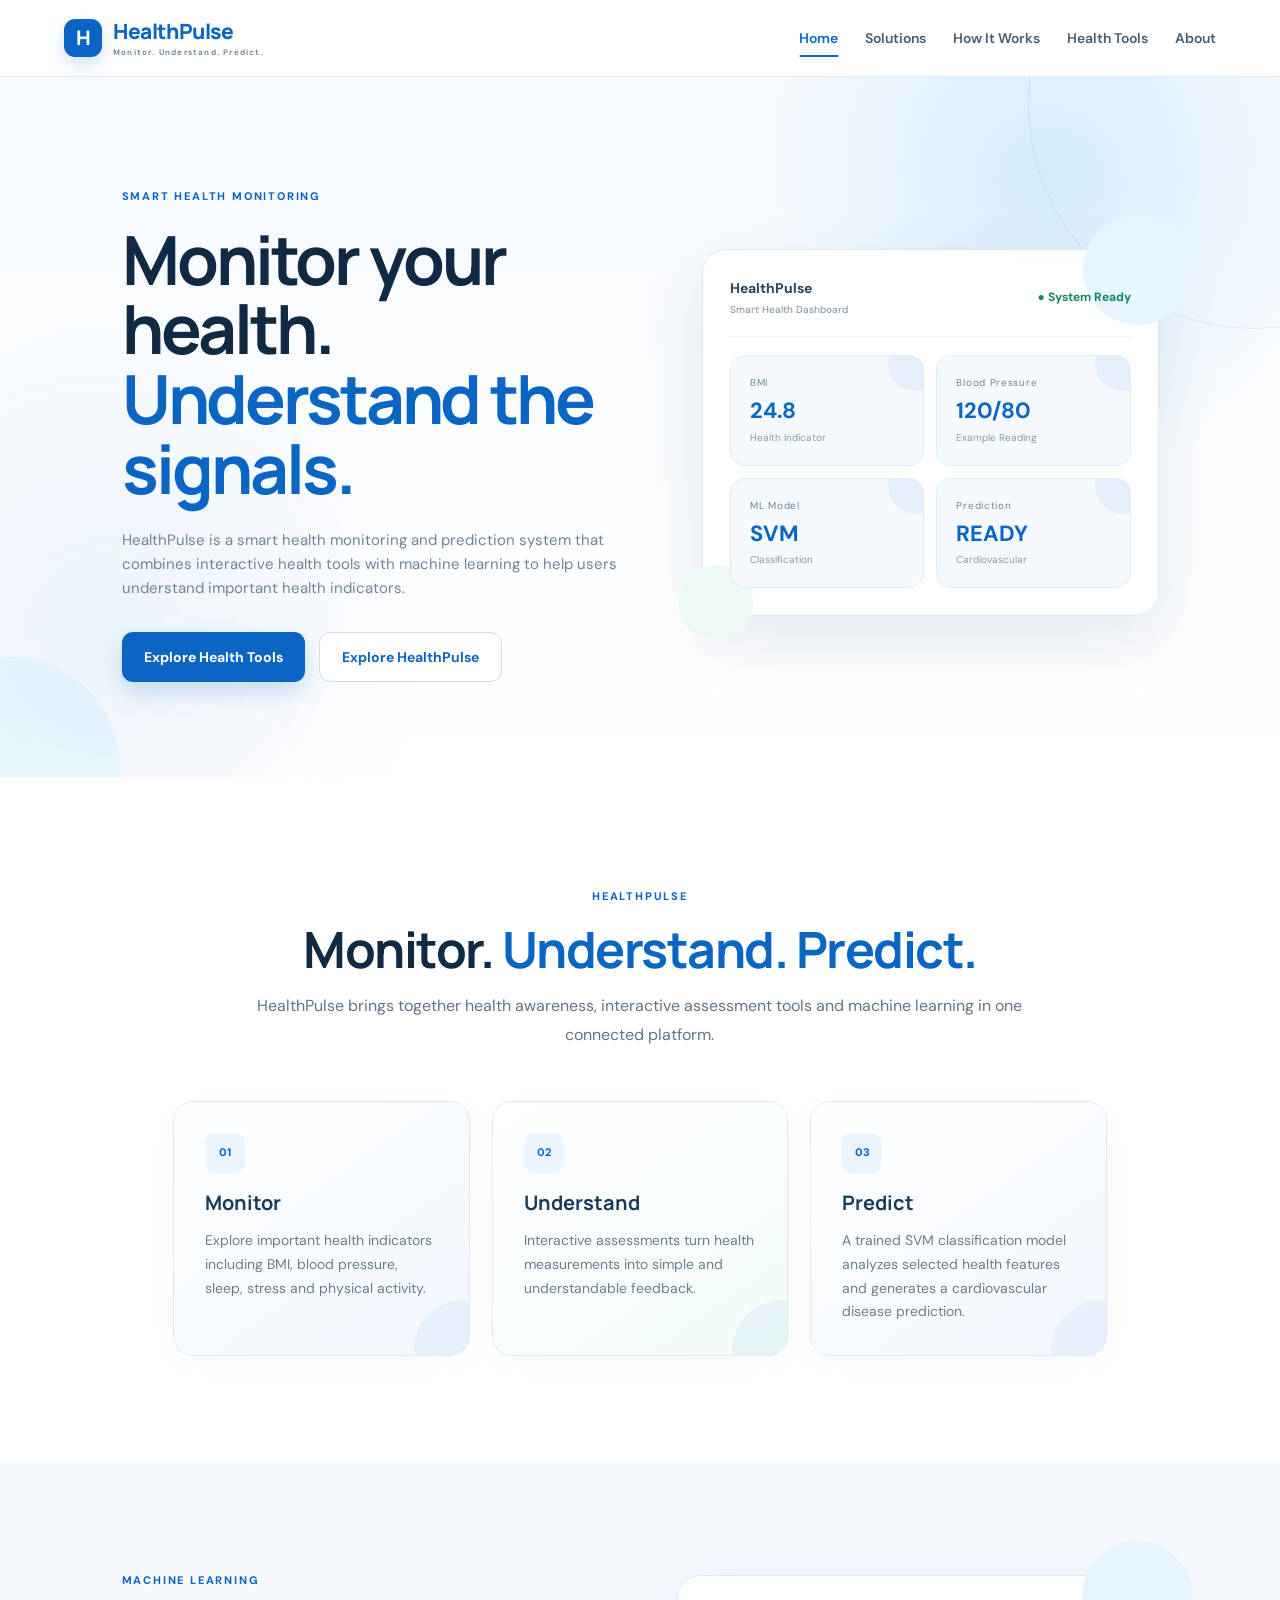
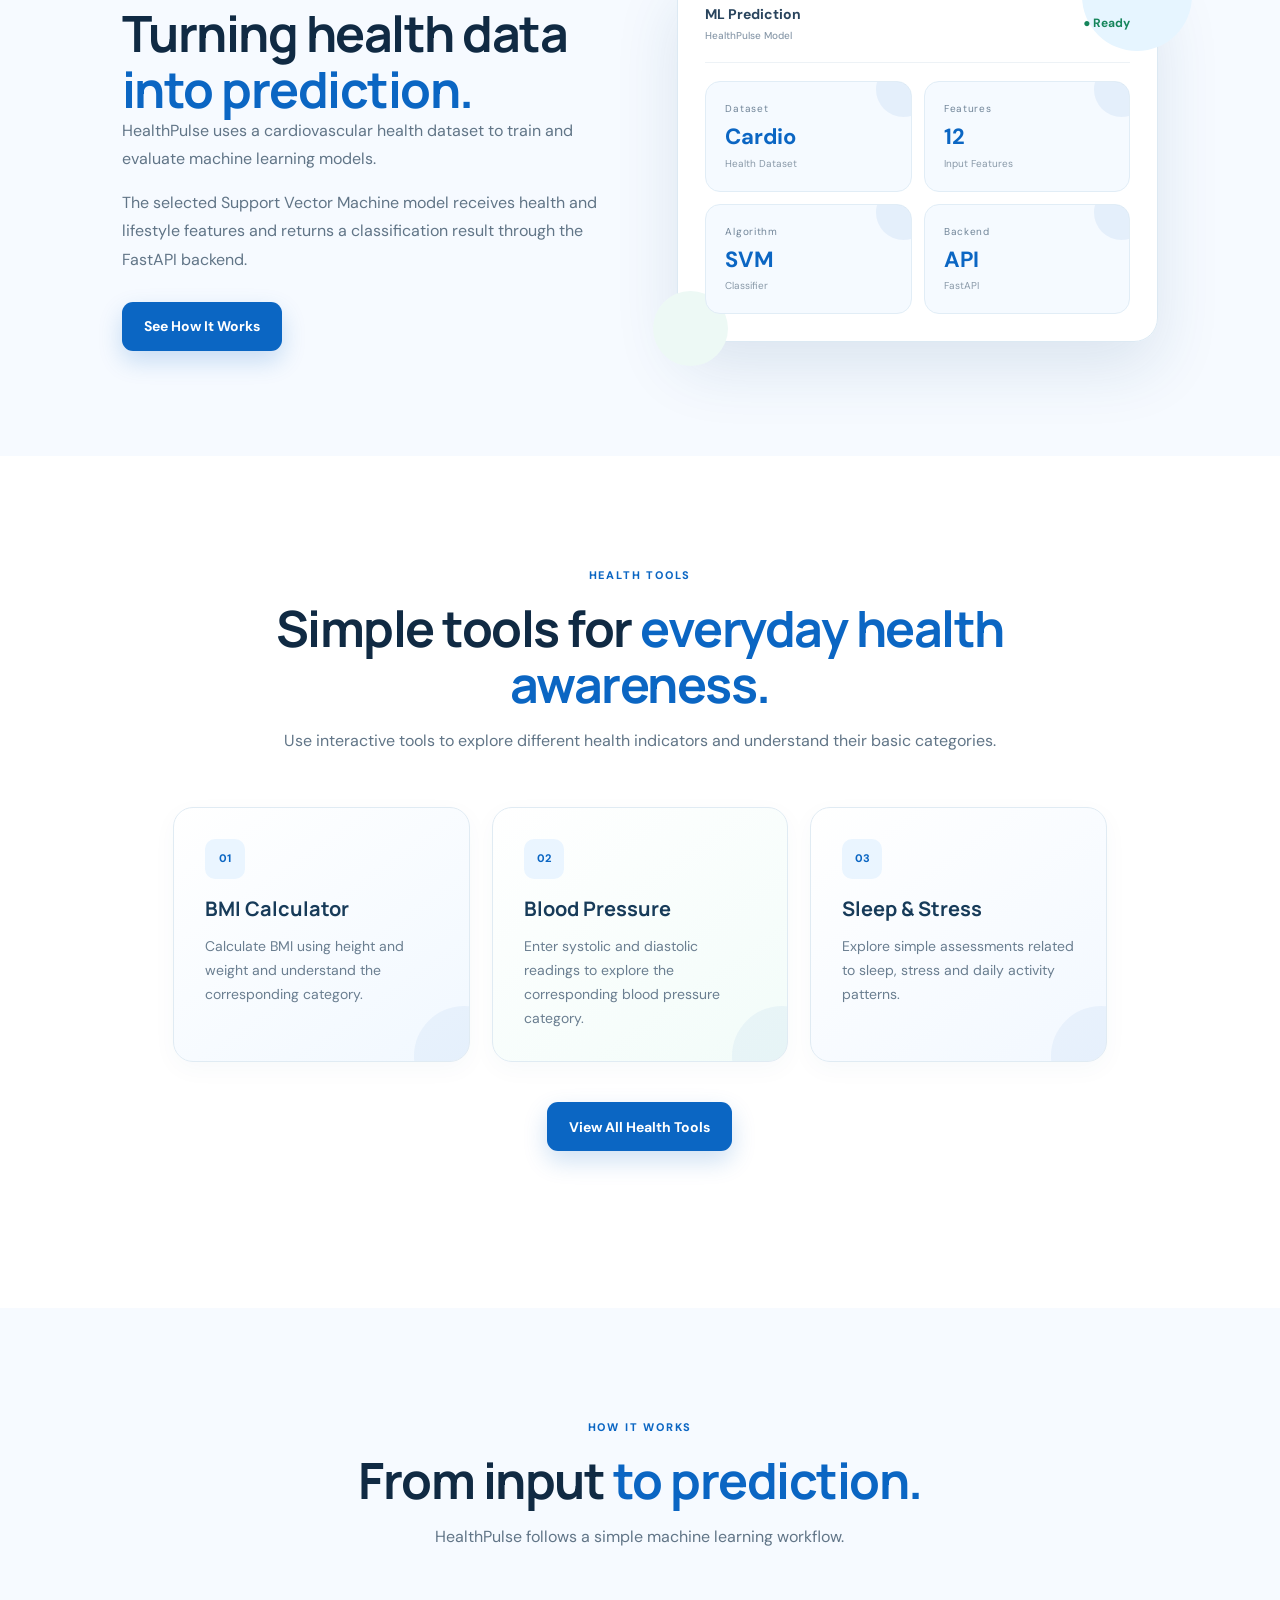
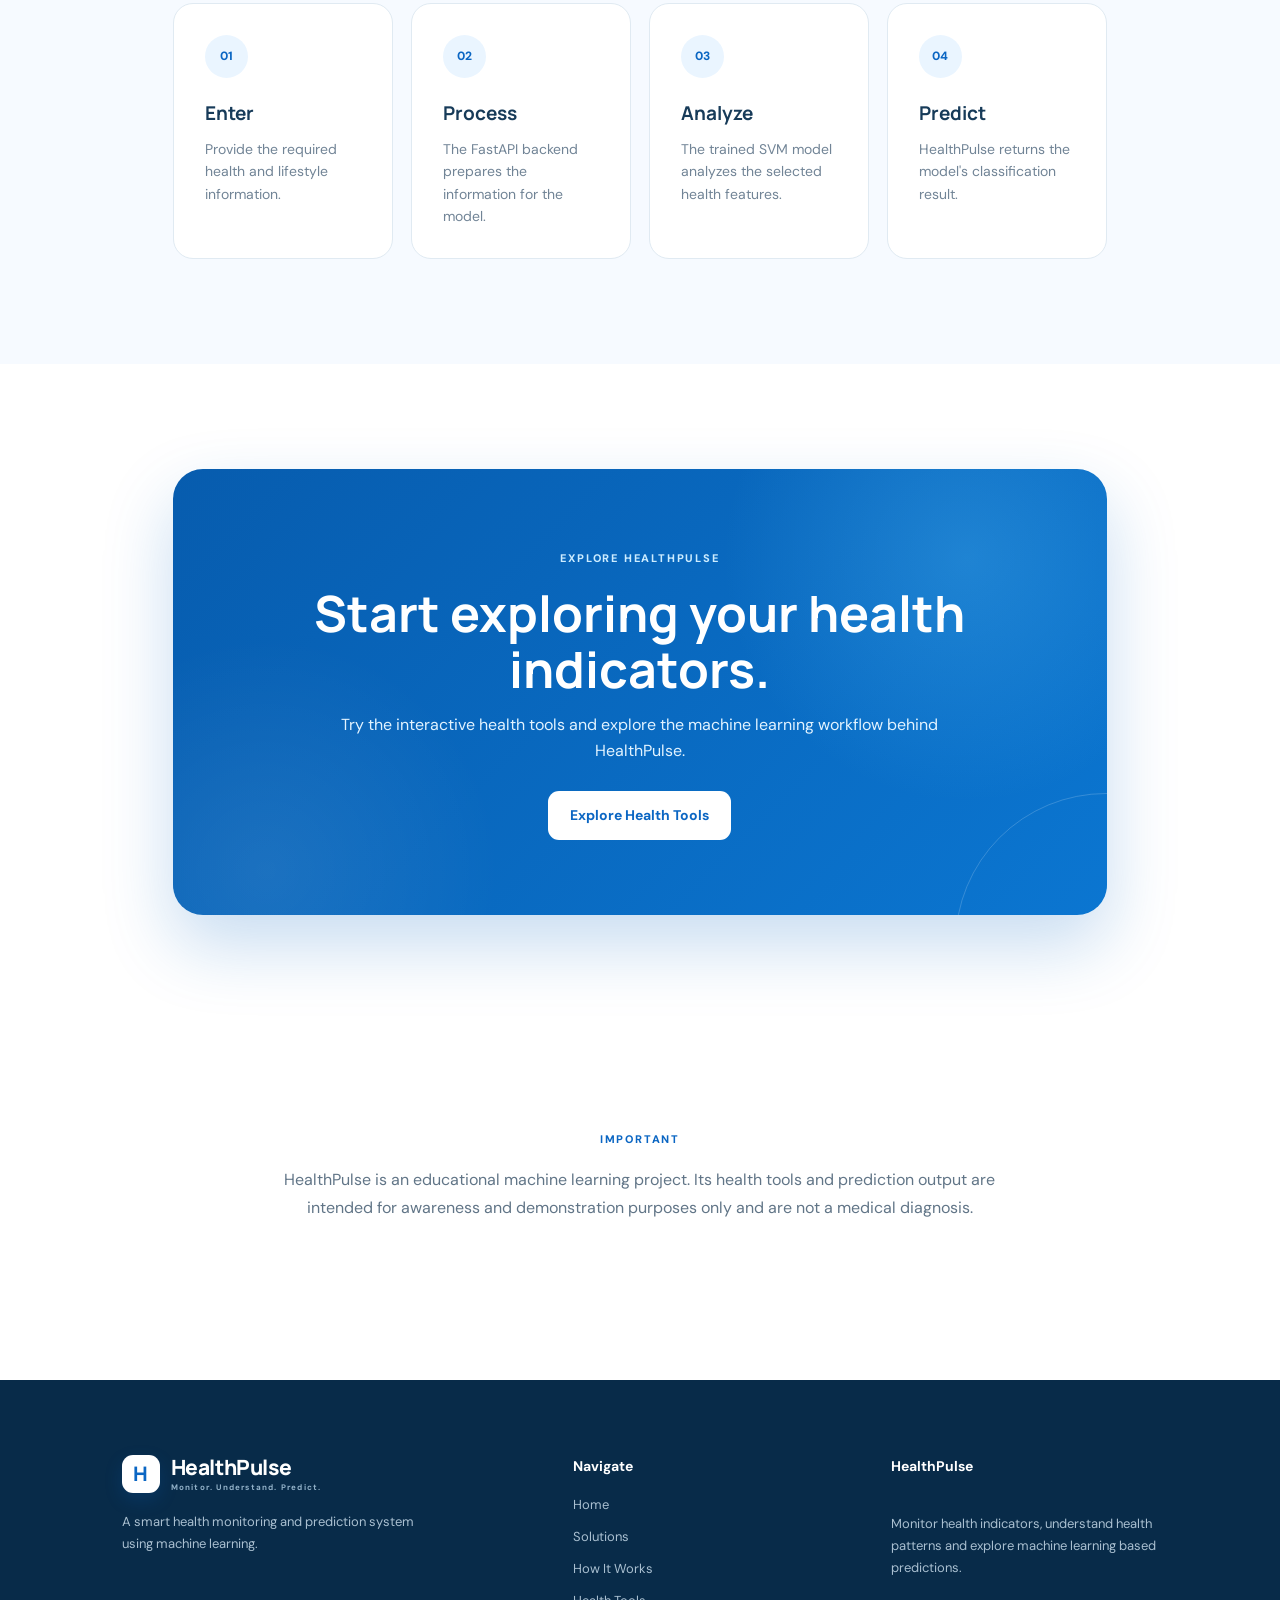
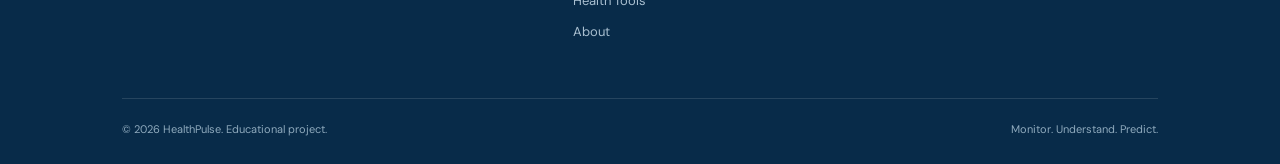
<file: frontend/index.html>
<!DOCTYPE html>
<html lang="en">

<head>
    <meta charset="UTF-8">
    <meta name="viewport" content="width=device-width, initial-scale=1.0">

    <title>HealthPulse | Smart Health Monitoring & Prediction</title>

    <link rel="stylesheet" href="css/style.css">

    <link rel="preconnect" href="https://fonts.googleapis.com">
    <link rel="preconnect" href="https://fonts.gstatic.com" crossorigin>

    <link
        href="https://fonts.googleapis.com/css2?family=DM+Sans:wght@400;500;600;700&family=Manrope:wght@500;600;700;800&display=swap"
        rel="stylesheet">
</head>

<body>

    <!-- ================================
         NAVBAR
    ================================= -->

    <header class="navbar">

        <div class="container nav-container">

            <a href="index.html" class="logo">

                <span class="brand-mark">H</span>

                <span class="brand-text">
                    <strong>HealthPulse</strong>
                    <small>Monitor. Understand. Predict.</small>
                </span>

            </a>


            <nav class="nav-menu">

                <a href="index.html" class="active">
                    Home
                </a>

                <a href="solutions.html">
                    Solutions
                </a>

                <a href="how-it-works.html">
                    How It Works
                </a>

                <a href="tools.html">
                    Health Tools
                </a>

                <a href="about.html">
                    About
                </a>

            </nav>


            <button class="menu-toggle" aria-label="Open Menu">
                ☰
            </button>

        </div>


        <!-- Mobile Menu -->

        <div class="mobile-menu">

            <a href="index.html">Home</a>

            <a href="solutions.html">Solutions</a>

            <a href="how-it-works.html">How It Works</a>

            <a href="tools.html">Health Tools</a>

            <a href="about.html">About</a>

        </div>

    </header>


    <!-- ================================
         HERO
    ================================= -->

    <main>

        <section class="hero">

            <div class="container hero-grid">

                <div class="hero-content reveal">

                    <div class="eyebrow">
                        SMART HEALTH MONITORING
                    </div>

                    <h1>
                        Monitor your health.
                        <span>Understand the signals.</span>
                    </h1>

                    <p>
                        HealthPulse is a smart health monitoring and
                        prediction system that combines interactive health
                        tools with machine learning to help users understand
                        important health indicators.
                    </p>


                    <div class="hero-buttons">

                        <a href="tools.html" class="btn-primary">
                            Explore Health Tools
                        </a>

                        <a href="solutions.html" class="btn-secondary">
                            Explore HealthPulse
                        </a>

                    </div>

                </div>


                <!-- ================================
                     HERO DASHBOARD
                ================================= -->

                <div class="dashboard reveal">

                    <div class="dash-top">

                        <div>
                            <strong>HealthPulse</strong>
                            <span>Smart Health Dashboard</span>
                        </div>

                        <div class="status">
                            <span>●</span> System Ready
                        </div>

                    </div>


                    <div class="metric-grid">

                        <div class="metric">

                            <span class="metric-label">
                                BMI
                            </span>

                            <strong>24.8</strong>

                            <small>
                                Health Indicator
                            </small>

                        </div>


                        <div class="metric">

                            <span class="metric-label">
                                Blood Pressure
                            </span>

                            <strong>120/80</strong>

                            <small>
                                Example Reading
                            </small>

                        </div>


                        <div class="metric">

                            <span class="metric-label">
                                ML Model
                            </span>

                            <strong>SVM</strong>

                            <small>
                                Classification
                            </small>

                        </div>


                        <div class="metric">

                            <span class="metric-label">
                                Prediction
                            </span>

                            <strong>READY</strong>

                            <small>
                                Cardiovascular
                            </small>

                        </div>

                    </div>

                </div>

            </div>

        </section>


        <!-- ================================
             MONITOR / UNDERSTAND / PREDICT
        ================================= -->

        <section class="section">

            <div class="container">

                <div class="section-heading reveal">

                    <div class="eyebrow">
                        HEALTHPULSE
                    </div>

                    <h2 class="section-title">
                        Monitor.
                        <span>Understand. Predict.</span>
                    </h2>

                    <p class="section-copy">
                        HealthPulse brings together health awareness,
                        interactive assessment tools and machine learning
                        in one connected platform.
                    </p>

                </div>


                <div class="cards">

                    <!-- Monitor -->

                    <div class="card reveal">

                        <span class="card-number">
                            01
                        </span>

                        <h3>
                            Monitor
                        </h3>

                        <p>
                            Explore important health indicators including
                            BMI, blood pressure, sleep, stress and physical
                            activity.
                        </p>

                    </div>


                    <!-- Understand -->

                    <div class="card reveal">

                        <span class="card-number">
                            02
                        </span>

                        <h3>
                            Understand
                        </h3>

                        <p>
                            Interactive assessments turn health measurements
                            into simple and understandable feedback.
                        </p>

                    </div>


                    <!-- Predict -->

                    <div class="card reveal">

                        <span class="card-number">
                            03
                        </span>

                        <h3>
                            Predict
                        </h3>

                        <p>
                            A trained SVM classification model analyzes
                            selected health features and generates a
                            cardiovascular disease prediction.
                        </p>

                    </div>

                </div>

            </div>

        </section>


        <!-- ================================
             ML SECTION
        ================================= -->

        <section class="section section-soft">

            <div class="container split">

                <div class="reveal">

                    <div class="eyebrow">
                        MACHINE LEARNING
                    </div>

                    <h2 class="section-title">
                        Turning health data
                        <span>into prediction.</span>
                    </h2>

                    <p class="section-copy">
                        HealthPulse uses a cardiovascular health dataset
                        to train and evaluate machine learning models.
                    </p>

                    <p class="section-copy">
                        The selected Support Vector Machine model receives
                        health and lifestyle features and returns a
                        classification result through the FastAPI backend.
                    </p>


                    <a href="how-it-works.html" class="btn-primary">
                        See How It Works
                    </a>

                </div>


                <div class="dashboard reveal">

                    <div class="dash-top">

                        <div>
                            <strong>ML Prediction</strong>
                            <span>HealthPulse Model</span>
                        </div>

                        <div class="status">
                            <span>●</span> Ready
                        </div>

                    </div>


                    <div class="metric-grid">

                        <div class="metric">

                            <span class="metric-label">
                                Dataset
                            </span>

                            <strong>Cardio</strong>

                            <small>
                                Health Dataset
                            </small>

                        </div>


                        <div class="metric">

                            <span class="metric-label">
                                Features
                            </span>

                            <strong>12</strong>

                            <small>
                                Input Features
                            </small>

                        </div>


                        <div class="metric">

                            <span class="metric-label">
                                Algorithm
                            </span>

                            <strong>SVM</strong>

                            <small>
                                Classifier
                            </small>

                        </div>


                        <div class="metric">

                            <span class="metric-label">
                                Backend
                            </span>

                            <strong>API</strong>

                            <small>
                                FastAPI
                            </small>

                        </div>

                    </div>

                </div>

            </div>

        </section>


        <!-- ================================
             HEALTH TOOLS
        ================================= -->

        <section class="section">

            <div class="container">

                <div class="section-heading reveal">

                    <div class="eyebrow">
                        HEALTH TOOLS
                    </div>

                    <h2 class="section-title">
                        Simple tools for
                        <span>everyday health awareness.</span>
                    </h2>

                    <p class="section-copy">
                        Use interactive tools to explore different health
                        indicators and understand their basic categories.
                    </p>

                </div>


                <div class="cards">

                    <div class="card reveal">

                        <span class="card-number">
                            01
                        </span>

                        <h3>
                            BMI Calculator
                        </h3>

                        <p>
                            Calculate BMI using height and weight and
                            understand the corresponding category.
                        </p>

                    </div>


                    <div class="card reveal">

                        <span class="card-number">
                            02
                        </span>

                        <h3>
                            Blood Pressure
                        </h3>

                        <p>
                            Enter systolic and diastolic readings to
                            explore the corresponding blood pressure category.
                        </p>

                    </div>


                    <div class="card reveal">

                        <span class="card-number">
                            03
                        </span>

                        <h3>
                            Sleep & Stress
                        </h3>

                        <p>
                            Explore simple assessments related to sleep,
                            stress and daily activity patterns.
                        </p>

                    </div>

                </div>


                <div class="section-heading reveal"
                    style="margin-top: 40px;">

                    <a href="tools.html" class="btn-primary">
                        View All Health Tools
                    </a>

                </div>

            </div>

        </section>


        <!-- ================================
             HOW IT WORKS
        ================================= -->

        <section class="section section-soft">

            <div class="container">

                <div class="section-heading reveal">

                    <div class="eyebrow">
                        HOW IT WORKS
                    </div>

                    <h2 class="section-title">
                        From input
                        <span>to prediction.</span>
                    </h2>

                    <p class="section-copy">
                        HealthPulse follows a simple machine learning
                        workflow.
                    </p>

                </div>


                <div class="steps">

                    <div class="step reveal">

                        <span>01</span>

                        <h3>
                            Enter
                        </h3>

                        <p>
                            Provide the required health and lifestyle
                            information.
                        </p>

                    </div>


                    <div class="step reveal">

                        <span>02</span>

                        <h3>
                            Process
                        </h3>

                        <p>
                            The FastAPI backend prepares the information
                            for the model.
                        </p>

                    </div>


                    <div class="step reveal">

                        <span>03</span>

                        <h3>
                            Analyze
                        </h3>

                        <p>
                            The trained SVM model analyzes the selected
                            health features.
                        </p>

                    </div>


                    <div class="step reveal">

                        <span>04</span>

                        <h3>
                            Predict
                        </h3>

                        <p>
                            HealthPulse returns the model's classification
                            result.
                        </p>

                    </div>

                </div>

            </div>

        </section>


        <!-- ================================
             FINAL CTA
        ================================= -->

        <section class="section">

            <div class="container">

                <div class="cta reveal">

                    <div class="cta-box">

                        <div>

                            <div class="eyebrow">
                                EXPLORE HEALTHPULSE
                            </div>

                            <h2>
                                Start exploring your
                                health indicators.
                            </h2>

                            <p>
                                Try the interactive health tools and explore
                                the machine learning workflow behind HealthPulse.
                            </p>

                        </div>


                        <a href="tools.html" class="btn-white">
                            Explore Health Tools
                        </a>

                    </div>

                </div>

            </div>

        </section>


        <!-- ================================
             DISCLAIMER
        ================================= -->

        <section class="section">

            <div class="container">

                <div class="section-heading reveal">

                    <div class="eyebrow">
                        IMPORTANT
                    </div>

                    <p class="section-copy">
                        HealthPulse is an educational machine learning project.
                        Its health tools and prediction output are intended for
                        awareness and demonstration purposes only and are not
                        a medical diagnosis.
                    </p>

                </div>

            </div>

        </section>

    </main>


    <!-- ================================
         FOOTER
    ================================= -->

    <footer class="footer">

        <div class="container footer-grid">

            <div class="footer-logo">

                <a href="index.html" class="logo">

                    <span class="brand-mark">H</span>

                    <span class="brand-text">
                        <strong>HealthPulse</strong>
                        <small>Monitor. Understand. Predict.</small>
                    </span>

                </a>

                <p>
                    A smart health monitoring and prediction system
                    using machine learning.
                </p>

            </div>


            <div class="footer-col">

                <h4>
                    Navigate
                </h4>

                <a href="index.html">Home</a>

                <a href="solutions.html">Solutions</a>

                <a href="how-it-works.html">How It Works</a>

                <a href="tools.html">Health Tools</a>

                <a href="about.html">About</a>

            </div>


            <div class="footer-col">

                <h4>
                    HealthPulse
                </h4>

                <p>
                    Monitor health indicators, understand health patterns
                    and explore machine learning based predictions.
                </p>

            </div>

        </div>


        <div class="container footer-bottom">

            <p>
                © 2026 HealthPulse. Educational project.
            </p>

            <p>
                Monitor. Understand. Predict.
            </p>

        </div>

    </footer>


    <script src="js/script.js"></script>

</body>

</html>
</file>
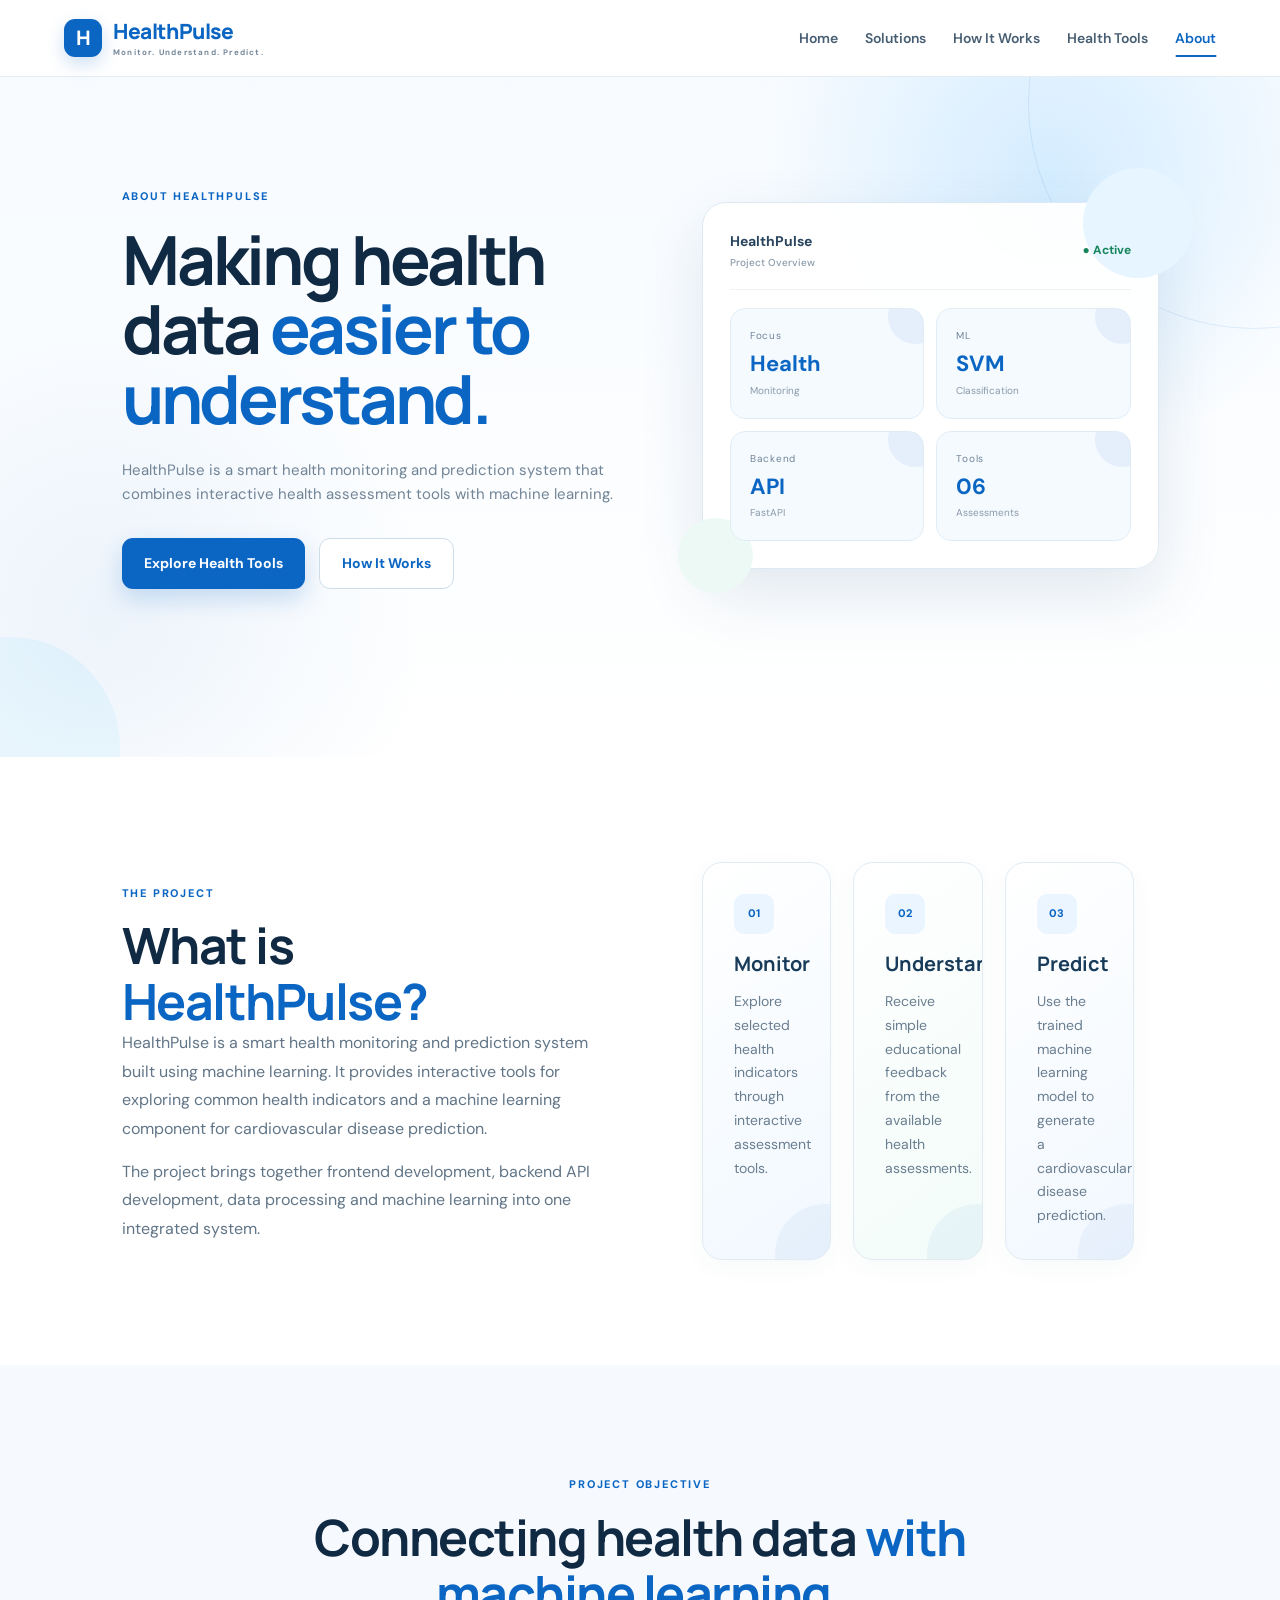
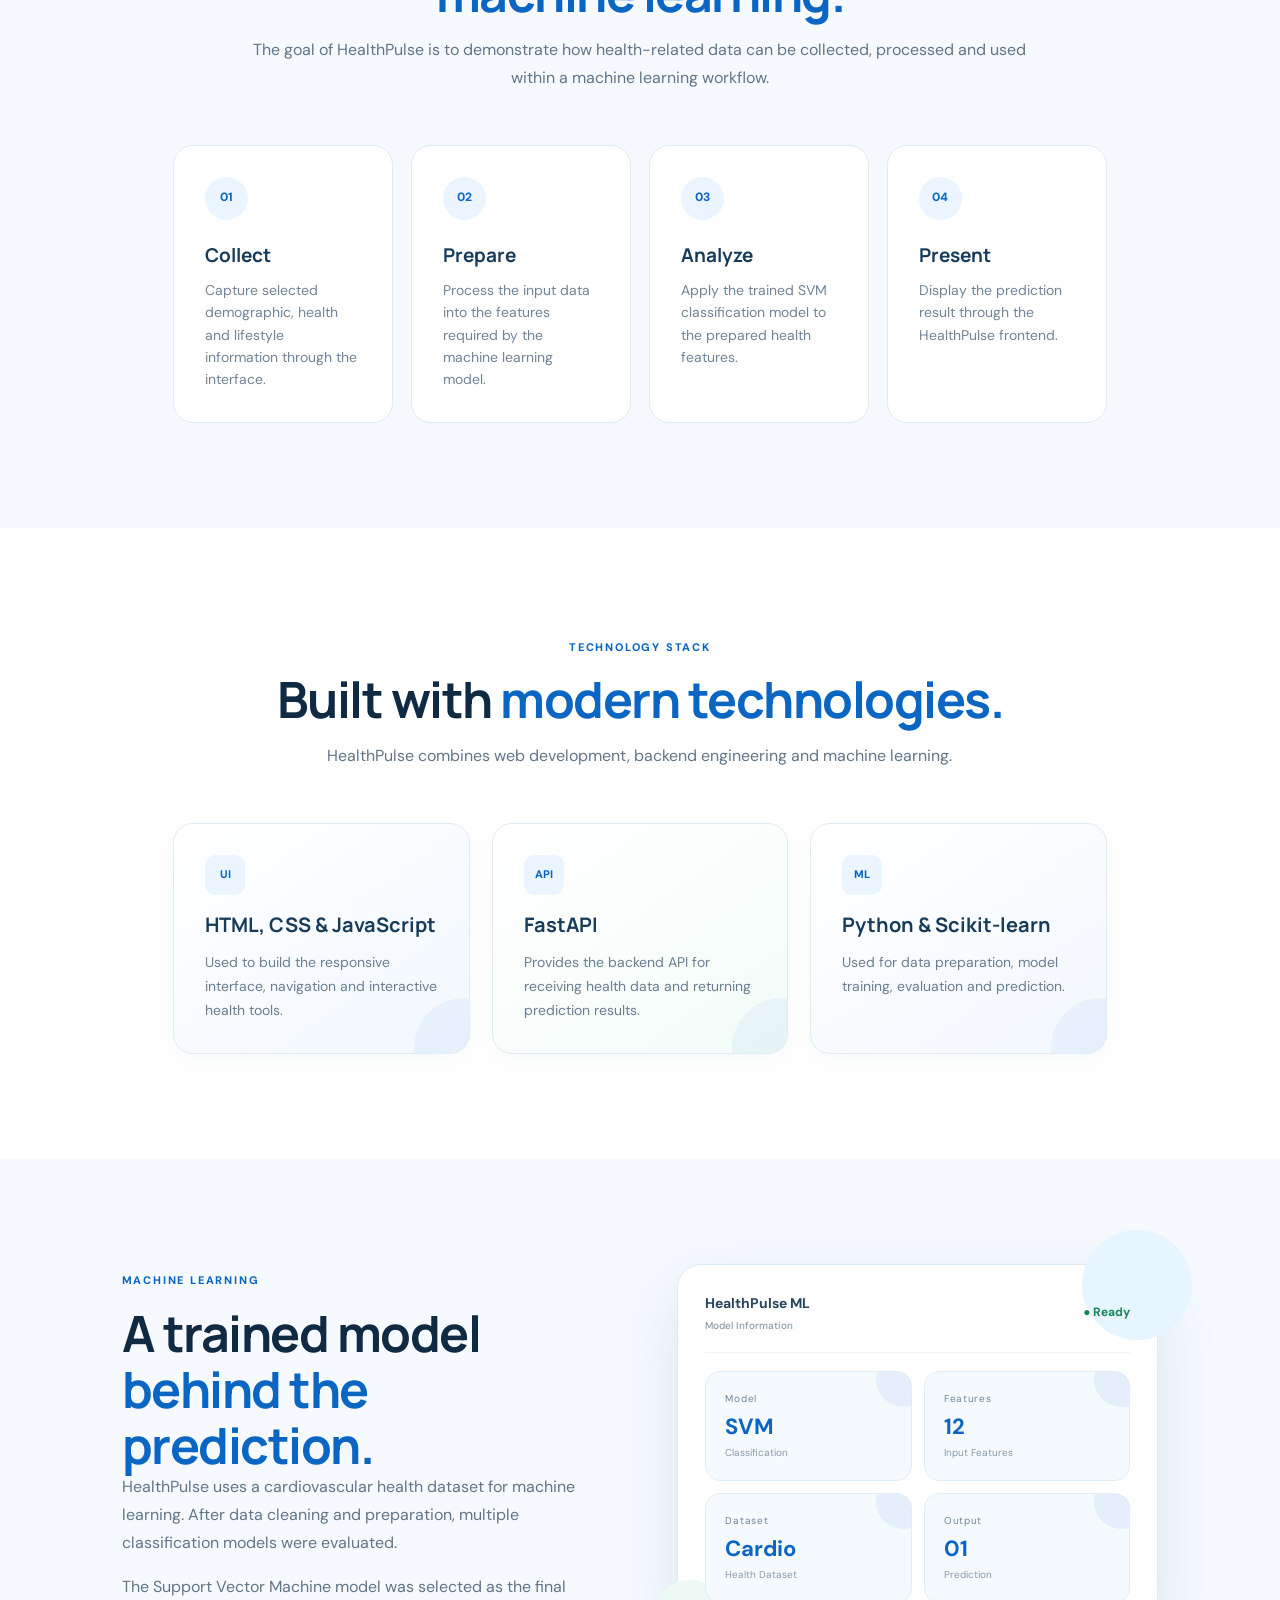
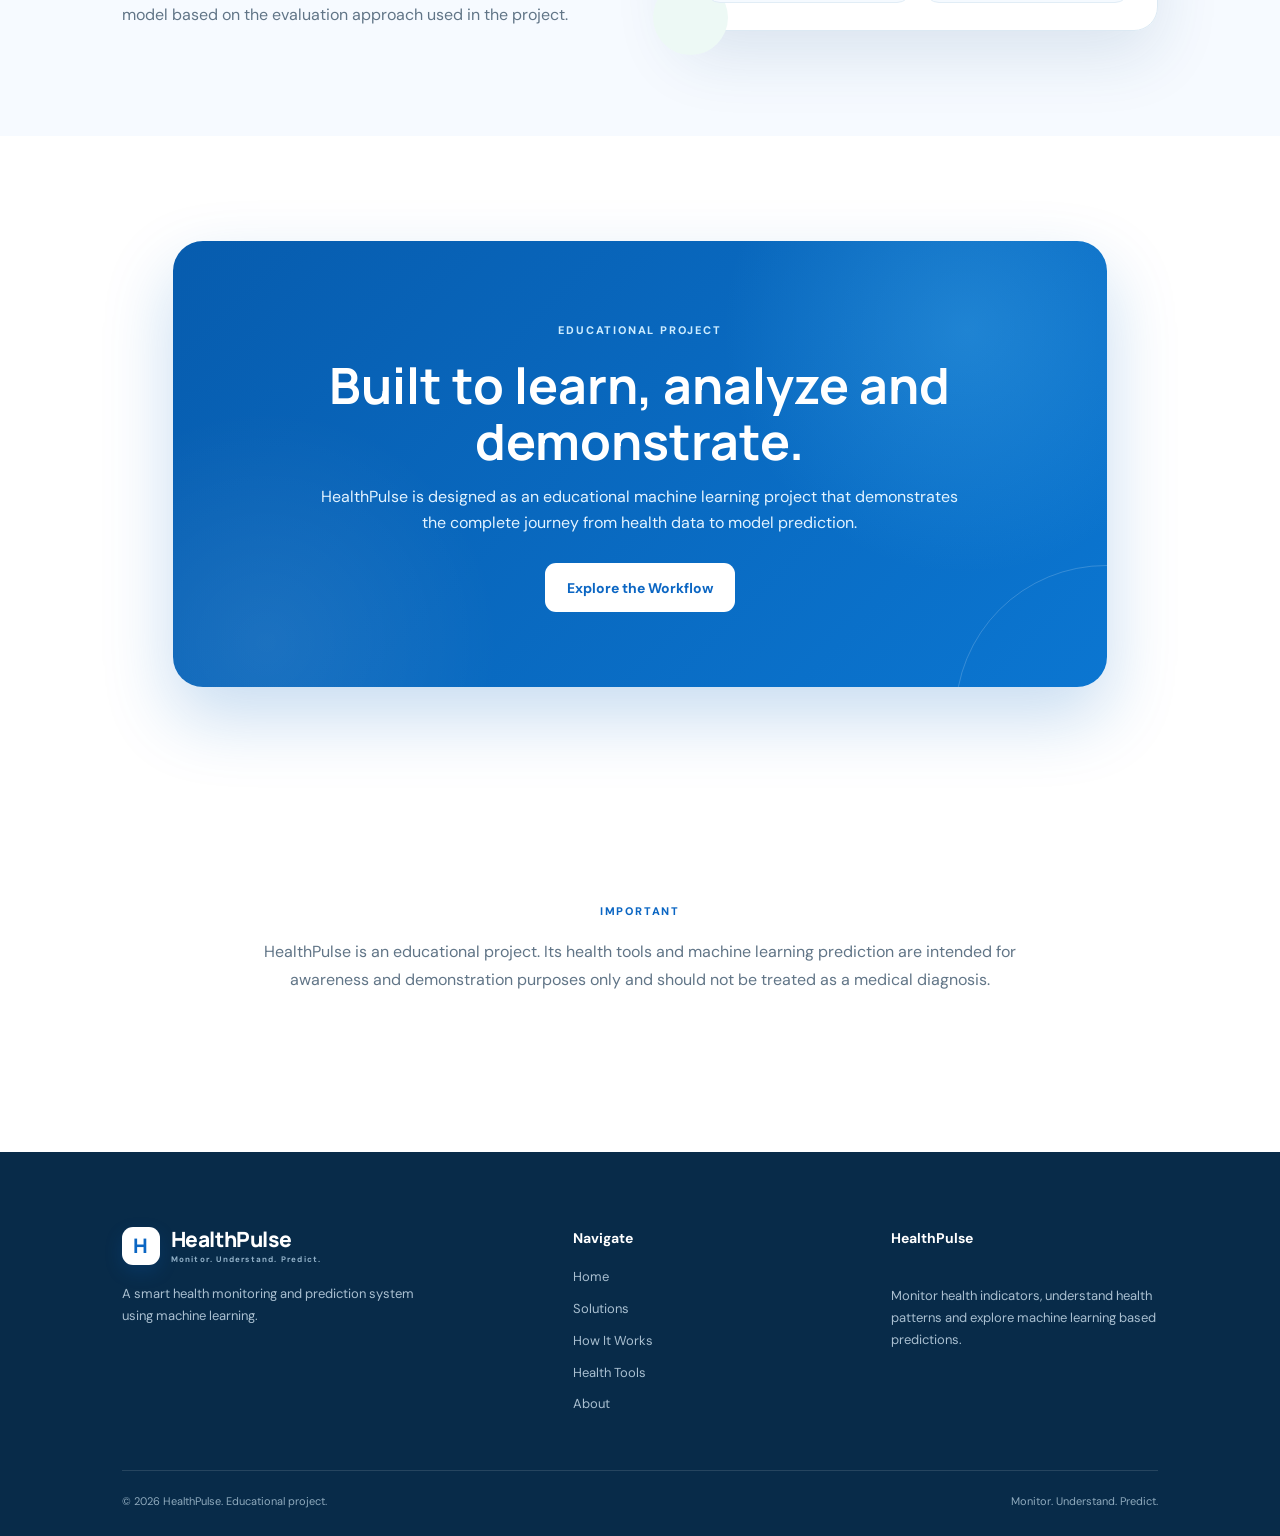
<file: frontend/about.html>
<!DOCTYPE html>
<html lang="en">

<head>
    <meta charset="UTF-8">
    <meta name="viewport" content="width=device-width, initial-scale=1.0">

    <title>About | HealthPulse</title>

    <link rel="stylesheet" href="css/style.css">

    <link rel="preconnect" href="https://fonts.googleapis.com">
    <link rel="preconnect" href="https://fonts.gstatic.com" crossorigin>

    <link
        href="https://fonts.googleapis.com/css2?family=DM+Sans:wght@400;500;600;700&family=Manrope:wght@500;600;700;800&display=swap"
        rel="stylesheet">
</head>

<body>

    <!-- ================================
         NAVBAR
    ================================= -->

    <header class="navbar">

        <div class="container nav-container">

            <a href="index.html" class="logo">

                <span class="brand-mark">H</span>

                <span class="brand-text">
                    <strong>HealthPulse</strong>
                    <small>Monitor. Understand. Predict.</small>
                </span>

            </a>


            <nav class="nav-menu">

                <a href="index.html">
                    Home
                </a>

                <a href="solutions.html">
                    Solutions
                </a>

                <a href="how-it-works.html">
                    How It Works
                </a>

                <a href="tools.html">
                    Health Tools
                </a>

                <a href="about.html" class="active">
                    About
                </a>

            </nav>


            <button class="menu-toggle" aria-label="Open Menu">
                ☰
            </button>

        </div>


        <div class="mobile-menu">

            <a href="index.html">Home</a>

            <a href="solutions.html">Solutions</a>

            <a href="how-it-works.html">How It Works</a>

            <a href="tools.html">Health Tools</a>

            <a href="about.html">About</a>

        </div>

    </header>


    <!-- ================================
         HERO
    ================================= -->

    <main>

        <section class="hero">

            <div class="container hero-grid">

                <div class="hero-content reveal">

                    <div class="eyebrow">
                        ABOUT HEALTHPULSE
                    </div>

                    <h1>
                        Making health data
                        <span>easier to understand.</span>
                    </h1>

                    <p>
                        HealthPulse is a smart health monitoring and
                        prediction system that combines interactive health
                        assessment tools with machine learning.
                    </p>

                    <div class="hero-buttons">

                        <a href="tools.html" class="btn-primary">
                            Explore Health Tools
                        </a>

                        <a href="how-it-works.html" class="btn-secondary">
                            How It Works
                        </a>

                    </div>

                </div>


                <div class="dashboard reveal">

                    <div class="dash-top">

                        <div>
                            <strong>HealthPulse</strong>
                            <span>Project Overview</span>
                        </div>

                        <div class="status">
                            <span>●</span> Active
                        </div>

                    </div>


                    <div class="metric-grid">

                        <div class="metric">

                            <span class="metric-label">
                                Focus
                            </span>

                            <strong>Health</strong>

                            <small>
                                Monitoring
                            </small>

                        </div>


                        <div class="metric">

                            <span class="metric-label">
                                ML
                            </span>

                            <strong>SVM</strong>

                            <small>
                                Classification
                            </small>

                        </div>


                        <div class="metric">

                            <span class="metric-label">
                                Backend
                            </span>

                            <strong>API</strong>

                            <small>
                                FastAPI
                            </small>

                        </div>


                        <div class="metric">

                            <span class="metric-label">
                                Tools
                            </span>

                            <strong>06</strong>

                            <small>
                                Assessments
                            </small>

                        </div>

                    </div>

                </div>

            </div>

        </section>


        <!-- ================================
             PROJECT
        ================================= -->

        <section class="section">

            <div class="container split">

                <div class="reveal">

                    <div class="eyebrow">
                        THE PROJECT
                    </div>

                    <h2 class="section-title">
                        What is
                        <span>HealthPulse?</span>
                    </h2>

                    <p class="section-copy">
                        HealthPulse is a smart health monitoring and
                        prediction system built using machine learning.
                        It provides interactive tools for exploring common
                        health indicators and a machine learning component
                        for cardiovascular disease prediction.
                    </p>

                    <p class="section-copy">
                        The project brings together frontend development,
                        backend API development, data processing and
                        machine learning into one integrated system.
                    </p>

                </div>


                <div class="cards reveal">

                    <div class="card">

                        <span class="card-number">
                            01
                        </span>

                        <h3>
                            Monitor
                        </h3>

                        <p>
                            Explore selected health indicators through
                            interactive assessment tools.
                        </p>

                    </div>


                    <div class="card">

                        <span class="card-number">
                            02
                        </span>

                        <h3>
                            Understand
                        </h3>

                        <p>
                            Receive simple educational feedback from
                            the available health assessments.
                        </p>

                    </div>


                    <div class="card">

                        <span class="card-number">
                            03
                        </span>

                        <h3>
                            Predict
                        </h3>

                        <p>
                            Use the trained machine learning model to
                            generate a cardiovascular disease prediction.
                        </p>

                    </div>

                </div>

            </div>

        </section>


        <!-- ================================
             OBJECTIVE
        ================================= -->

        <section class="section section-soft">

            <div class="container">

                <div class="section-heading reveal">

                    <div class="eyebrow">
                        PROJECT OBJECTIVE
                    </div>

                    <h2 class="section-title">
                        Connecting health data
                        <span>with machine learning.</span>
                    </h2>

                    <p class="section-copy">
                        The goal of HealthPulse is to demonstrate how
                        health-related data can be collected, processed
                        and used within a machine learning workflow.
                    </p>

                </div>


                <div class="steps">

                    <div class="step reveal">

                        <span>01</span>

                        <h3>
                            Collect
                        </h3>

                        <p>
                            Capture selected demographic, health and
                            lifestyle information through the interface.
                        </p>

                    </div>


                    <div class="step reveal">

                        <span>02</span>

                        <h3>
                            Prepare
                        </h3>

                        <p>
                            Process the input data into the features
                            required by the machine learning model.
                        </p>

                    </div>


                    <div class="step reveal">

                        <span>03</span>

                        <h3>
                            Analyze
                        </h3>

                        <p>
                            Apply the trained SVM classification model
                            to the prepared health features.
                        </p>

                    </div>


                    <div class="step reveal">

                        <span>04</span>

                        <h3>
                            Present
                        </h3>

                        <p>
                            Display the prediction result through the
                            HealthPulse frontend.
                        </p>

                    </div>

                </div>

            </div>

        </section>


        <!-- ================================
             TECHNOLOGY
        ================================= -->

        <section class="section">

            <div class="container">

                <div class="section-heading reveal">

                    <div class="eyebrow">
                        TECHNOLOGY STACK
                    </div>

                    <h2 class="section-title">
                        Built with
                        <span>modern technologies.</span>
                    </h2>

                    <p class="section-copy">
                        HealthPulse combines web development, backend
                        engineering and machine learning.
                    </p>

                </div>


                <div class="cards">

                    <div class="card reveal">

                        <span class="card-number">
                            UI
                        </span>

                        <h3>
                            HTML, CSS & JavaScript
                        </h3>

                        <p>
                            Used to build the responsive interface,
                            navigation and interactive health tools.
                        </p>

                    </div>


                    <div class="card reveal">

                        <span class="card-number">
                            API
                        </span>

                        <h3>
                            FastAPI
                        </h3>

                        <p>
                            Provides the backend API for receiving health
                            data and returning prediction results.
                        </p>

                    </div>


                    <div class="card reveal">

                        <span class="card-number">
                            ML
                        </span>

                        <h3>
                            Python & Scikit-learn
                        </h3>

                        <p>
                            Used for data preparation, model training,
                            evaluation and prediction.
                        </p>

                    </div>

                </div>

            </div>

        </section>


        <!-- ================================
             ML MODEL
        ================================= -->

        <section class="section section-soft">

            <div class="container split">

                <div class="reveal">

                    <div class="eyebrow">
                        MACHINE LEARNING
                    </div>

                    <h2 class="section-title">
                        A trained model
                        <span>behind the prediction.</span>
                    </h2>

                    <p class="section-copy">
                        HealthPulse uses a cardiovascular health dataset
                        for machine learning. After data cleaning and
                        preparation, multiple classification models were
                        evaluated.
                    </p>

                    <p class="section-copy">
                        The Support Vector Machine model was selected as
                        the final model based on the evaluation approach
                        used in the project.
                    </p>

                </div>


                <div class="dashboard reveal">

                    <div class="dash-top">

                        <div>
                            <strong>HealthPulse ML</strong>
                            <span>Model Information</span>
                        </div>

                        <div class="status">
                            <span>●</span> Ready
                        </div>

                    </div>


                    <div class="metric-grid">

                        <div class="metric">

                            <span class="metric-label">
                                Model
                            </span>

                            <strong>SVM</strong>

                            <small>
                                Classification
                            </small>

                        </div>


                        <div class="metric">

                            <span class="metric-label">
                                Features
                            </span>

                            <strong>12</strong>

                            <small>
                                Input Features
                            </small>

                        </div>


                        <div class="metric">

                            <span class="metric-label">
                                Dataset
                            </span>

                            <strong>Cardio</strong>

                            <small>
                                Health Dataset
                            </small>

                        </div>


                        <div class="metric">

                            <span class="metric-label">
                                Output
                            </span>

                            <strong>01</strong>

                            <small>
                                Prediction
                            </small>

                        </div>

                    </div>

                </div>

            </div>

        </section>


        <!-- ================================
             EDUCATIONAL PURPOSE
        ================================= -->

        <section class="section">

            <div class="container">

                <div class="cta reveal">

                    <div class="cta-box">

                        <div>

                            <div class="eyebrow">
                                EDUCATIONAL PROJECT
                            </div>

                            <h2>
                                Built to learn,
                                analyze and demonstrate.
                            </h2>

                            <p>
                                HealthPulse is designed as an educational
                                machine learning project that demonstrates
                                the complete journey from health data to
                                model prediction.
                            </p>

                        </div>


                        <a href="how-it-works.html" class="btn-white">
                            Explore the Workflow
                        </a>

                    </div>

                </div>

            </div>

        </section>


        <!-- ================================
             DISCLAIMER
        ================================= -->

        <section class="section">

            <div class="container">

                <div class="section-heading reveal">

                    <div class="eyebrow">
                        IMPORTANT
                    </div>

                    <p class="section-copy">
                        HealthPulse is an educational project. Its health
                        tools and machine learning prediction are intended
                        for awareness and demonstration purposes only and
                        should not be treated as a medical diagnosis.
                    </p>

                </div>

            </div>

        </section>

    </main>


    <!-- ================================
         FOOTER
    ================================= -->

    <footer class="footer">

        <div class="container footer-grid">

            <div class="footer-logo">

                <a href="index.html" class="logo">

                    <span class="brand-mark">H</span>

                    <span class="brand-text">
                        <strong>HealthPulse</strong>
                        <small>Monitor. Understand. Predict.</small>
                    </span>

                </a>

                <p>
                    A smart health monitoring and prediction system
                    using machine learning.
                </p>

            </div>


            <div class="footer-col">

                <h4>
                    Navigate
                </h4>

                <a href="index.html">Home</a>

                <a href="solutions.html">Solutions</a>

                <a href="how-it-works.html">How It Works</a>

                <a href="tools.html">Health Tools</a>

                <a href="about.html">About</a>

            </div>


            <div class="footer-col">

                <h4>
                    HealthPulse
                </h4>

                <p>
                    Monitor health indicators, understand health patterns
                    and explore machine learning based predictions.
                </p>

            </div>

        </div>


        <div class="container footer-bottom">

            <p>
                © 2026 HealthPulse. Educational project.
            </p>

            <p>
                Monitor. Understand. Predict.
            </p>

        </div>

    </footer>


    <script src="js/script.js"></script>

</body>

</html>
</file>
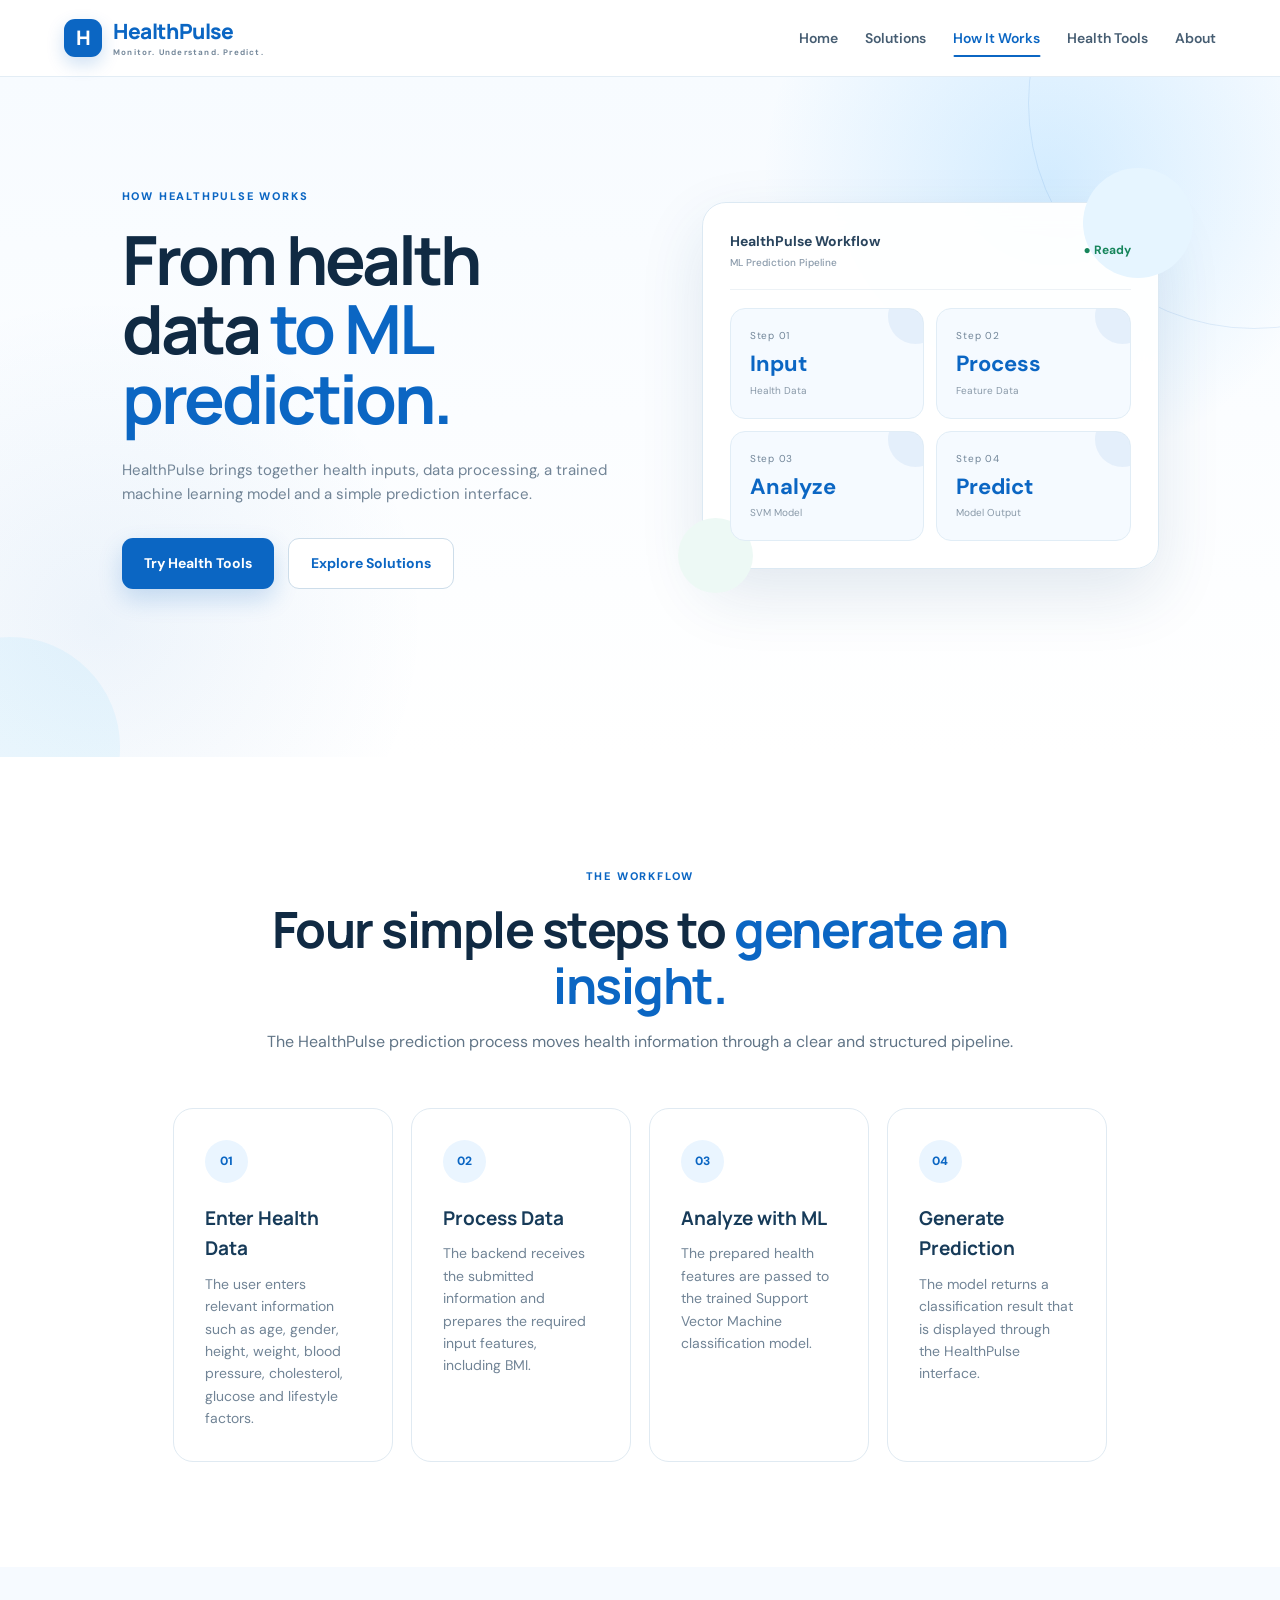
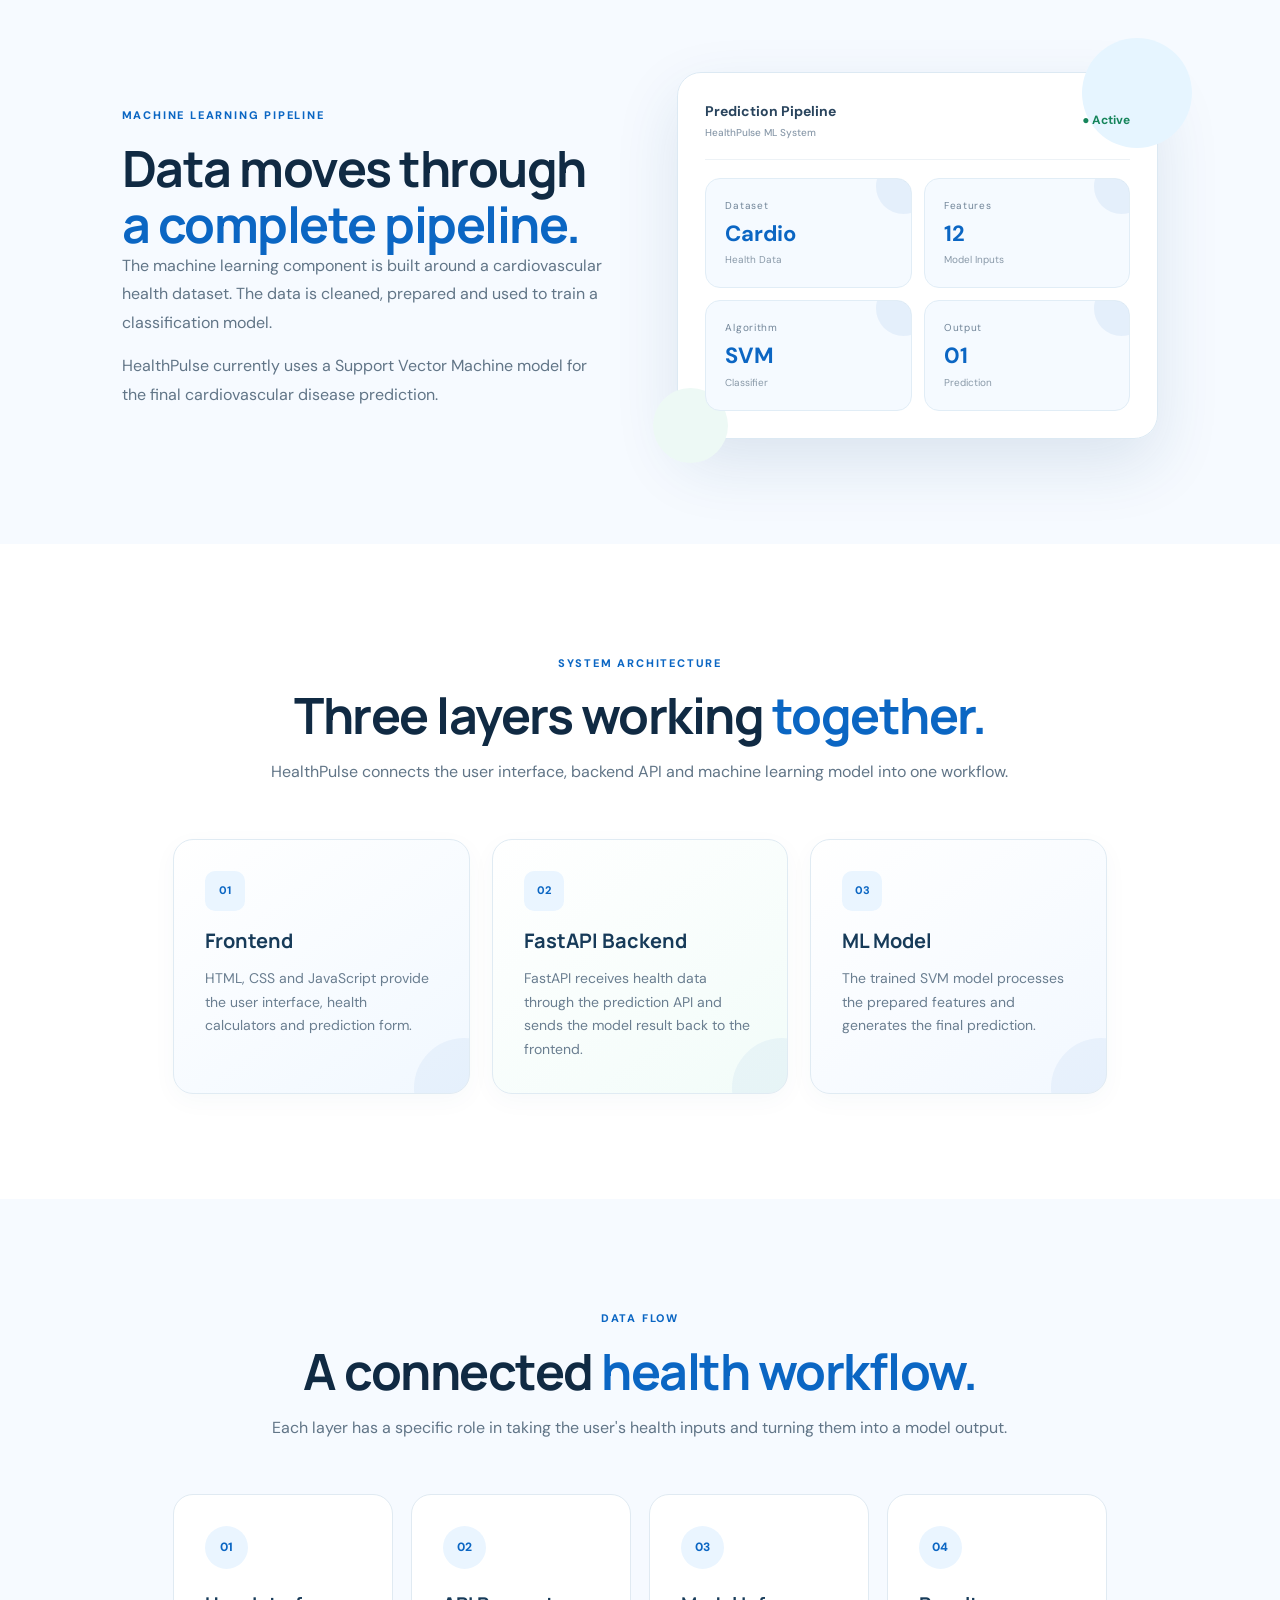
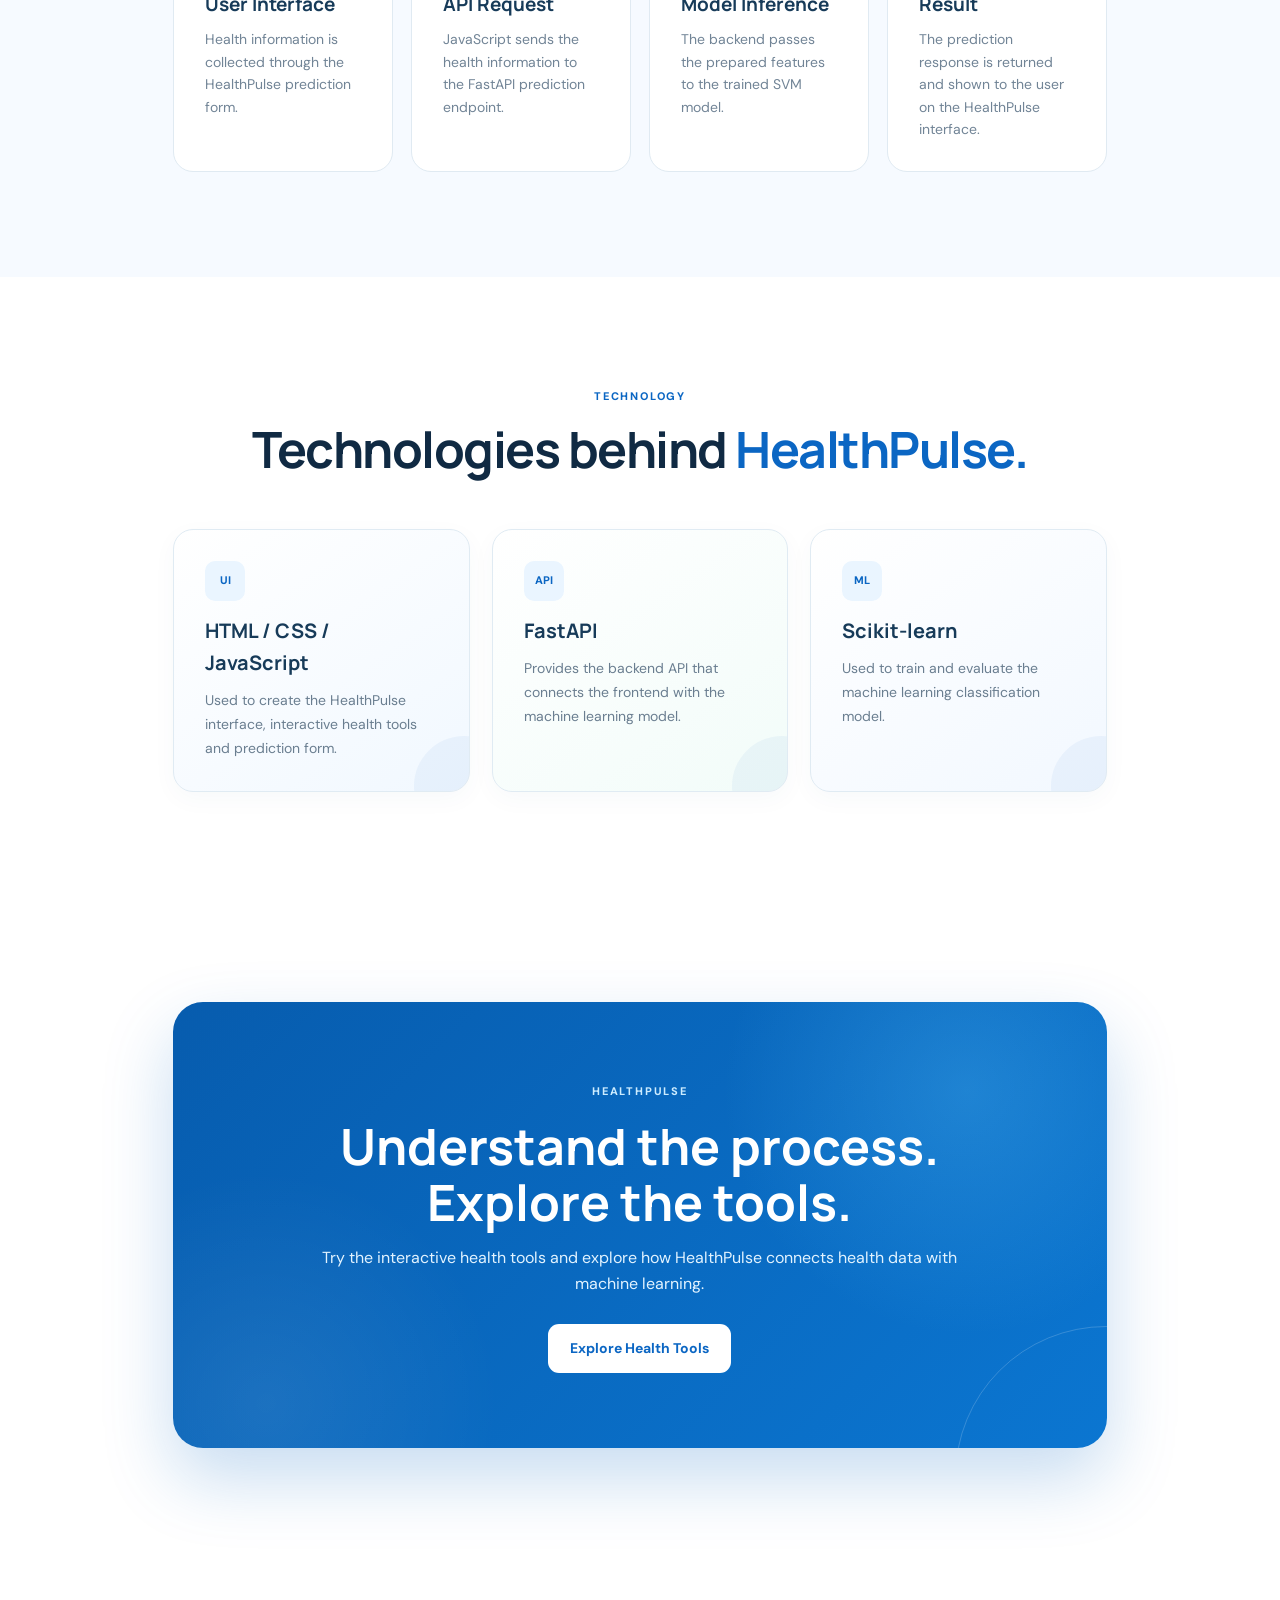
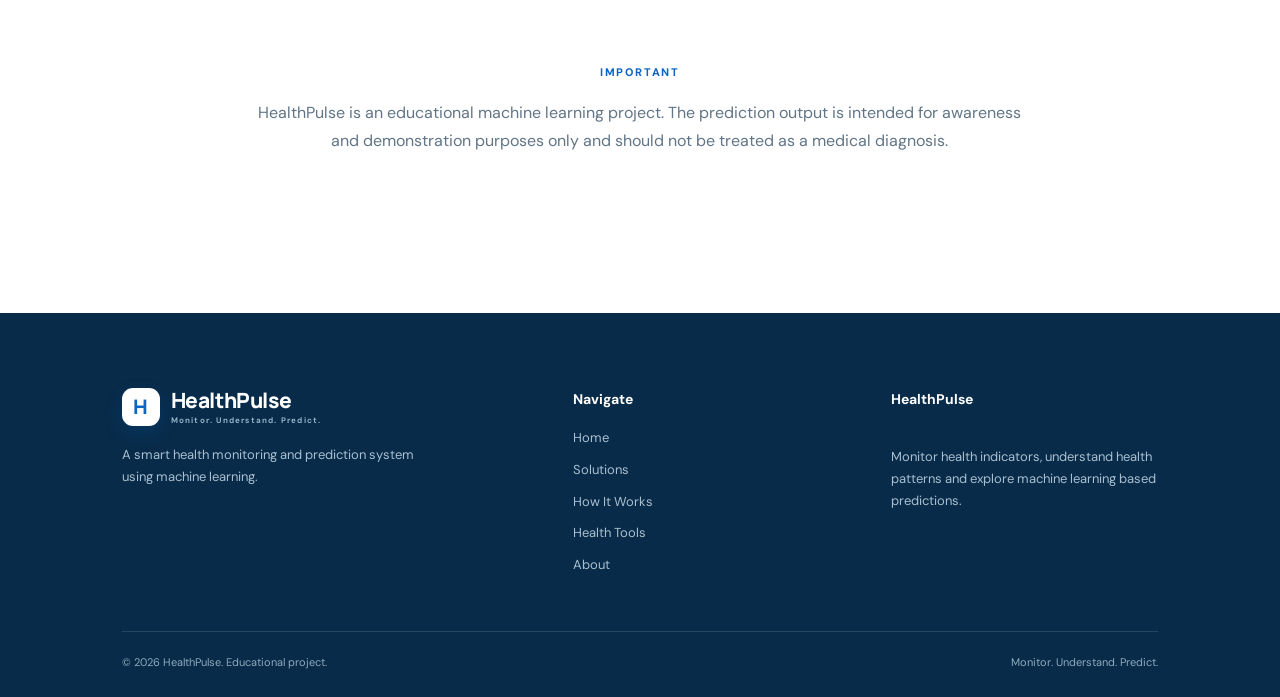
<file: frontend/how-it-works.html>
<!DOCTYPE html>
<html lang="en">

<head>
    <meta charset="UTF-8">
    <meta name="viewport" content="width=device-width, initial-scale=1.0">

    <title>How It Works | HealthPulse</title>

    <link rel="stylesheet" href="css/style.css">

    <link rel="preconnect" href="https://fonts.googleapis.com">
    <link rel="preconnect" href="https://fonts.gstatic.com" crossorigin>

    <link
        href="https://fonts.googleapis.com/css2?family=DM+Sans:wght@400;500;600;700&family=Manrope:wght@500;600;700;800&display=swap"
        rel="stylesheet">
</head>

<body>

    <!-- ================================
         NAVBAR
    ================================= -->

    <header class="navbar">

        <div class="container nav-container">

            <a href="index.html" class="logo">

                <span class="brand-mark">H</span>

                <span class="brand-text">
                    <strong>HealthPulse</strong>
                    <small>Monitor. Understand. Predict.</small>
                </span>

            </a>


            <nav class="nav-menu">

                <a href="index.html">
                    Home
                </a>

                <a href="solutions.html">
                    Solutions
                </a>

                <a href="how-it-works.html" class="active">
                    How It Works
                </a>

                <a href="tools.html">
                    Health Tools
                </a>

                <a href="about.html">
                    About
                </a>

            </nav>


            <button class="menu-toggle" aria-label="Open Menu">
                ☰
            </button>

        </div>


        <!-- Mobile Menu -->

        <div class="mobile-menu">

            <a href="index.html">Home</a>

            <a href="solutions.html">Solutions</a>

            <a href="how-it-works.html">How It Works</a>

            <a href="tools.html">Health Tools</a>

            <a href="about.html">About</a>

        </div>

    </header>


    <!-- ================================
         HERO
    ================================= -->

    <main>

        <section class="hero">

            <div class="container hero-grid">

                <div class="hero-content reveal">

                    <div class="eyebrow">
                        HOW HEALTHPULSE WORKS
                    </div>

                    <h1>
                        From health data
                        <span>to ML prediction.</span>
                    </h1>

                    <p>
                        HealthPulse brings together health inputs,
                        data processing, a trained machine learning model
                        and a simple prediction interface.
                    </p>


                    <div class="hero-buttons">

                        <a href="tools.html" class="btn-primary">
                            Try Health Tools
                        </a>

                        <a href="solutions.html" class="btn-secondary">
                            Explore Solutions
                        </a>

                    </div>

                </div>


                <!-- Workflow Dashboard -->

                <div class="dashboard reveal">

                    <div class="dash-top">

                        <div>
                            <strong>HealthPulse Workflow</strong>
                            <span>ML Prediction Pipeline</span>
                        </div>

                        <div class="status">
                            <span>●</span> Ready
                        </div>

                    </div>


                    <div class="metric-grid">

                        <div class="metric">

                            <span class="metric-label">
                                Step 01
                            </span>

                            <strong>Input</strong>

                            <small>
                                Health Data
                            </small>

                        </div>


                        <div class="metric">

                            <span class="metric-label">
                                Step 02
                            </span>

                            <strong>Process</strong>

                            <small>
                                Feature Data
                            </small>

                        </div>


                        <div class="metric">

                            <span class="metric-label">
                                Step 03
                            </span>

                            <strong>Analyze</strong>

                            <small>
                                SVM Model
                            </small>

                        </div>


                        <div class="metric">

                            <span class="metric-label">
                                Step 04
                            </span>

                            <strong>Predict</strong>

                            <small>
                                Model Output
                            </small>

                        </div>

                    </div>

                </div>

            </div>

        </section>


        <!-- ================================
             MAIN WORKFLOW
        ================================= -->

        <section class="section">

            <div class="container">

                <div class="section-heading reveal">

                    <div class="eyebrow">
                        THE WORKFLOW
                    </div>

                    <h2 class="section-title">
                        Four simple steps to
                        <span>generate an insight.</span>
                    </h2>

                    <p class="section-copy">
                        The HealthPulse prediction process moves health
                        information through a clear and structured pipeline.
                    </p>

                </div>


                <div class="steps">

                    <!-- Step 1 -->

                    <div class="step reveal">

                        <span>01</span>

                        <h3>
                            Enter Health Data
                        </h3>

                        <p>
                            The user enters relevant information such as
                            age, gender, height, weight, blood pressure,
                            cholesterol, glucose and lifestyle factors.
                        </p>

                    </div>


                    <!-- Step 2 -->

                    <div class="step reveal">

                        <span>02</span>

                        <h3>
                            Process Data
                        </h3>

                        <p>
                            The backend receives the submitted information
                            and prepares the required input features,
                            including BMI.
                        </p>

                    </div>


                    <!-- Step 3 -->

                    <div class="step reveal">

                        <span>03</span>

                        <h3>
                            Analyze with ML
                        </h3>

                        <p>
                            The prepared health features are passed to the
                            trained Support Vector Machine classification model.
                        </p>

                    </div>


                    <!-- Step 4 -->

                    <div class="step reveal">

                        <span>04</span>

                        <h3>
                            Generate Prediction
                        </h3>

                        <p>
                            The model returns a classification result that
                            is displayed through the HealthPulse interface.
                        </p>

                    </div>

                </div>

            </div>

        </section>


        <!-- ================================
             ML PIPELINE
        ================================= -->

        <section class="section section-soft">

            <div class="container split">

                <div class="reveal">

                    <div class="eyebrow">
                        MACHINE LEARNING PIPELINE
                    </div>

                    <h2 class="section-title">
                        Data moves through
                        <span>a complete pipeline.</span>
                    </h2>

                    <p class="section-copy">
                        The machine learning component is built around a
                        cardiovascular health dataset. The data is cleaned,
                        prepared and used to train a classification model.
                    </p>

                    <p class="section-copy">
                        HealthPulse currently uses a Support Vector Machine
                        model for the final cardiovascular disease prediction.
                    </p>

                </div>


                <div class="dashboard reveal">

                    <div class="dash-top">

                        <div>
                            <strong>Prediction Pipeline</strong>
                            <span>HealthPulse ML System</span>
                        </div>

                        <div class="status">
                            <span>●</span> Active
                        </div>

                    </div>


                    <div class="metric-grid">

                        <div class="metric">

                            <span class="metric-label">
                                Dataset
                            </span>

                            <strong>Cardio</strong>

                            <small>
                                Health Data
                            </small>

                        </div>


                        <div class="metric">

                            <span class="metric-label">
                                Features
                            </span>

                            <strong>12</strong>

                            <small>
                                Model Inputs
                            </small>

                        </div>


                        <div class="metric">

                            <span class="metric-label">
                                Algorithm
                            </span>

                            <strong>SVM</strong>

                            <small>
                                Classifier
                            </small>

                        </div>


                        <div class="metric">

                            <span class="metric-label">
                                Output
                            </span>

                            <strong>01</strong>

                            <small>
                                Prediction
                            </small>

                        </div>

                    </div>

                </div>

            </div>

        </section>


        <!-- ================================
             SYSTEM ARCHITECTURE
        ================================= -->

        <section class="section">

            <div class="container">

                <div class="section-heading reveal">

                    <div class="eyebrow">
                        SYSTEM ARCHITECTURE
                    </div>

                    <h2 class="section-title">
                        Three layers working
                        <span>together.</span>
                    </h2>

                    <p class="section-copy">
                        HealthPulse connects the user interface, backend API
                        and machine learning model into one workflow.
                    </p>

                </div>


                <div class="cards">

                    <!-- Frontend -->

                    <div class="card reveal">

                        <span class="card-number">
                            01
                        </span>

                        <h3>
                            Frontend
                        </h3>

                        <p>
                            HTML, CSS and JavaScript provide the user
                            interface, health calculators and prediction form.
                        </p>

                    </div>


                    <!-- Backend -->

                    <div class="card reveal">

                        <span class="card-number">
                            02
                        </span>

                        <h3>
                            FastAPI Backend
                        </h3>

                        <p>
                            FastAPI receives health data through the prediction
                            API and sends the model result back to the frontend.
                        </p>

                    </div>


                    <!-- ML -->

                    <div class="card reveal">

                        <span class="card-number">
                            03
                        </span>

                        <h3>
                            ML Model
                        </h3>

                        <p>
                            The trained SVM model processes the prepared
                            features and generates the final prediction.
                        </p>

                    </div>

                </div>

            </div>

        </section>


        <!-- ================================
             DATA FLOW
        ================================= -->

        <section class="section section-soft">

            <div class="container">

                <div class="section-heading reveal">

                    <div class="eyebrow">
                        DATA FLOW
                    </div>

                    <h2 class="section-title">
                        A connected
                        <span>health workflow.</span>
                    </h2>

                    <p class="section-copy">
                        Each layer has a specific role in taking the user's
                        health inputs and turning them into a model output.
                    </p>

                </div>


                <div class="steps">

                    <div class="step reveal">

                        <span>01</span>

                        <h3>
                            User Interface
                        </h3>

                        <p>
                            Health information is collected through the
                            HealthPulse prediction form.
                        </p>

                    </div>


                    <div class="step reveal">

                        <span>02</span>

                        <h3>
                            API Request
                        </h3>

                        <p>
                            JavaScript sends the health information to the
                            FastAPI prediction endpoint.
                        </p>

                    </div>


                    <div class="step reveal">

                        <span>03</span>

                        <h3>
                            Model Inference
                        </h3>

                        <p>
                            The backend passes the prepared features to
                            the trained SVM model.
                        </p>

                    </div>


                    <div class="step reveal">

                        <span>04</span>

                        <h3>
                            Result
                        </h3>

                        <p>
                            The prediction response is returned and shown
                            to the user on the HealthPulse interface.
                        </p>

                    </div>

                </div>

            </div>

        </section>


        <!-- ================================
             TECHNOLOGY
        ================================= -->

        <section class="section">

            <div class="container">

                <div class="section-heading reveal">

                    <div class="eyebrow">
                        TECHNOLOGY
                    </div>

                    <h2 class="section-title">
                        Technologies behind
                        <span>HealthPulse.</span>
                    </h2>

                </div>


                <div class="cards">

                    <div class="card reveal">

                        <span class="card-number">
                            UI
                        </span>

                        <h3>
                            HTML / CSS / JavaScript
                        </h3>

                        <p>
                            Used to create the HealthPulse interface,
                            interactive health tools and prediction form.
                        </p>

                    </div>


                    <div class="card reveal">

                        <span class="card-number">
                            API
                        </span>

                        <h3>
                            FastAPI
                        </h3>

                        <p>
                            Provides the backend API that connects the
                            frontend with the machine learning model.
                        </p>

                    </div>


                    <div class="card reveal">

                        <span class="card-number">
                            ML
                        </span>

                        <h3>
                            Scikit-learn
                        </h3>

                        <p>
                            Used to train and evaluate the machine learning
                            classification model.
                        </p>

                    </div>

                </div>

            </div>

        </section>


        <!-- ================================
             DISCLAIMER / CTA
        ================================= -->

        <section class="section">

            <div class="container">

                <div class="cta reveal">

                    <div class="cta-box">

                        <div>

                            <div class="eyebrow">
                                HEALTHPULSE
                            </div>

                            <h2>
                                Understand the process.
                                Explore the tools.
                            </h2>

                            <p>
                                Try the interactive health tools and explore
                                how HealthPulse connects health data with
                                machine learning.
                            </p>

                        </div>


                        <a href="tools.html" class="btn-white">
                            Explore Health Tools
                        </a>

                    </div>

                </div>

            </div>

        </section>


        <!-- ================================
             DISCLAIMER
        ================================= -->

        <section class="section">

            <div class="container">

                <div class="section-heading reveal">

                    <div class="eyebrow">
                        IMPORTANT
                    </div>

                    <p class="section-copy">
                        HealthPulse is an educational machine learning project.
                        The prediction output is intended for awareness and
                        demonstration purposes only and should not be treated
                        as a medical diagnosis.
                    </p>

                </div>

            </div>

        </section>

    </main>


    <!-- ================================
         FOOTER
    ================================= -->

    <footer class="footer">

        <div class="container footer-grid">

            <div class="footer-logo">

                <a href="index.html" class="logo">

                    <span class="brand-mark">H</span>

                    <span class="brand-text">
                        <strong>HealthPulse</strong>
                        <small>Monitor. Understand. Predict.</small>
                    </span>

                </a>

                <p>
                    A smart health monitoring and prediction system
                    using machine learning.
                </p>

            </div>


            <div class="footer-col">

                <h4>
                    Navigate
                </h4>

                <a href="index.html">Home</a>

                <a href="solutions.html">Solutions</a>

                <a href="how-it-works.html">How It Works</a>

                <a href="tools.html">Health Tools</a>

                <a href="about.html">About</a>

            </div>


            <div class="footer-col">

                <h4>
                    HealthPulse
                </h4>

                <p>
                    Monitor health indicators, understand health patterns
                    and explore machine learning based predictions.
                </p>

            </div>

        </div>


        <div class="container footer-bottom">

            <p>
                © 2026 HealthPulse. Educational project.
            </p>

            <p>
                Monitor. Understand. Predict.
            </p>

        </div>

    </footer>


    <script src="js/script.js"></script>

</body>

</html>
</file>
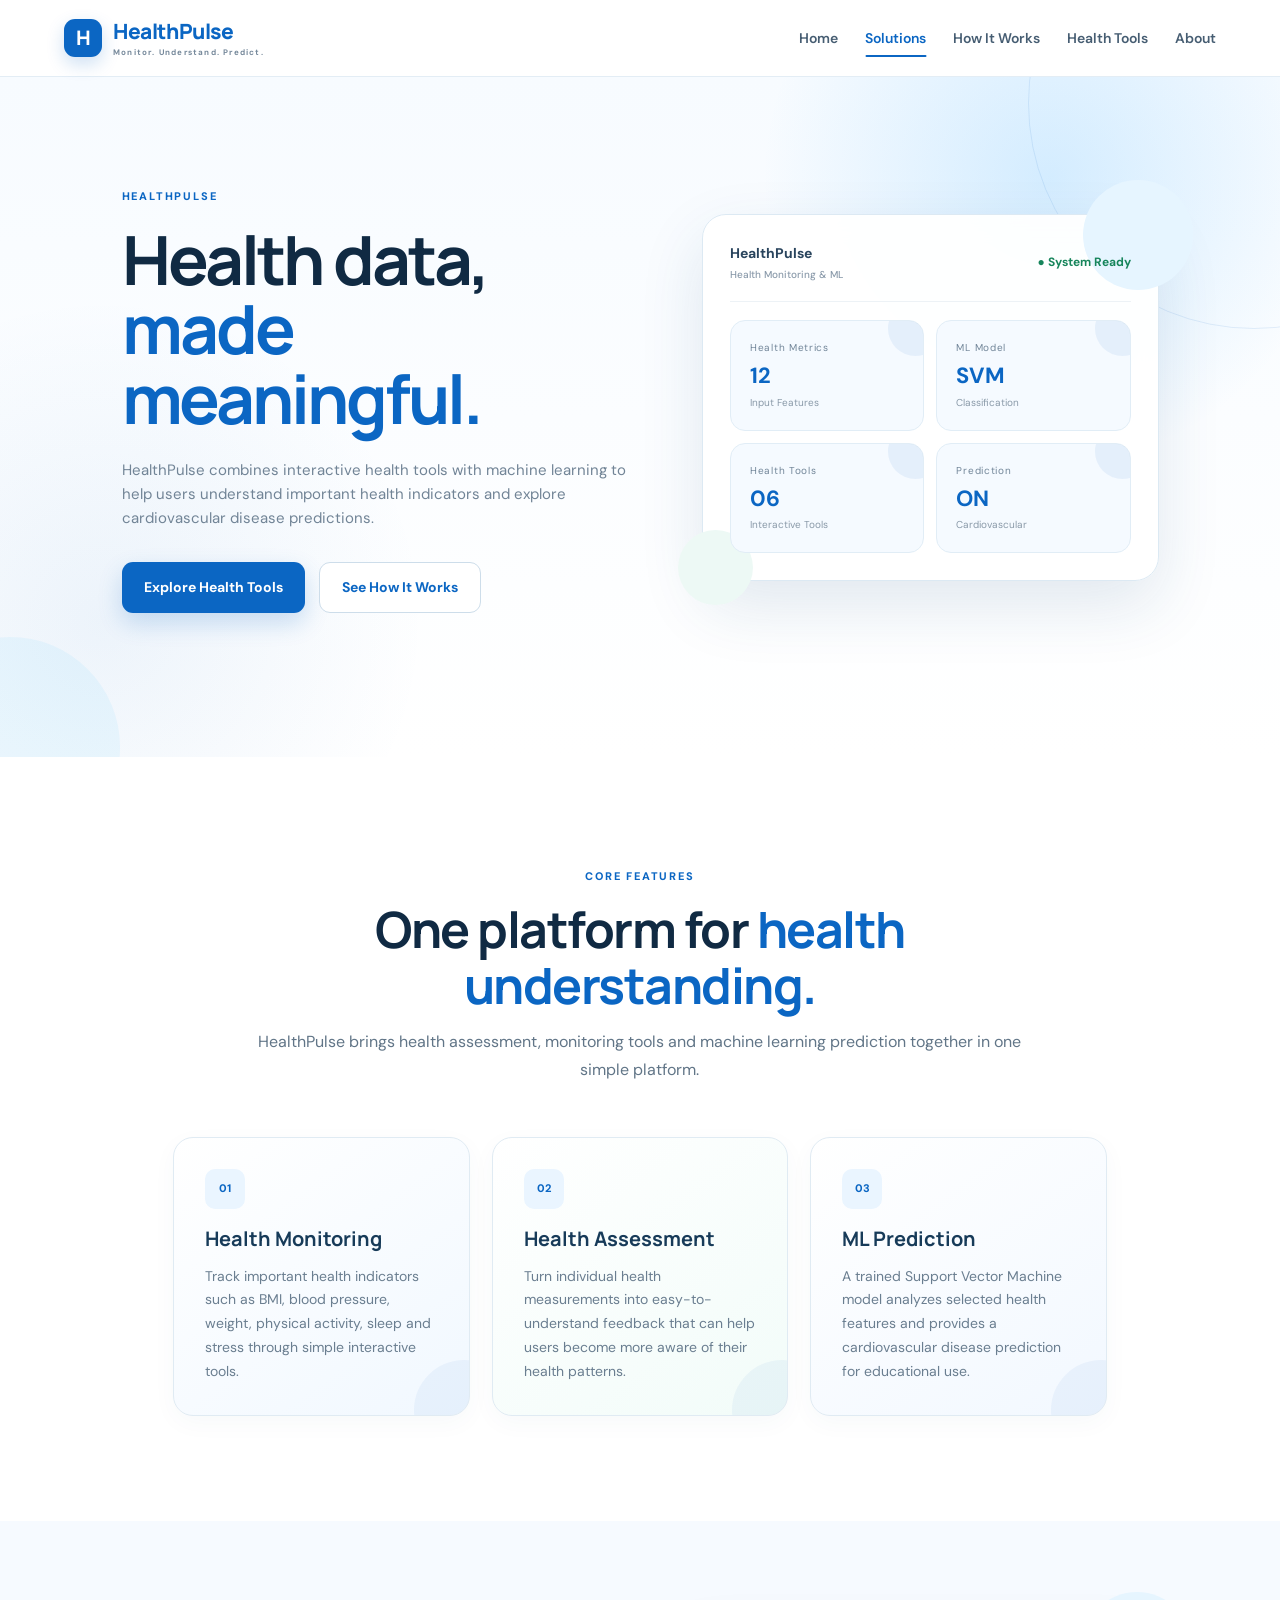
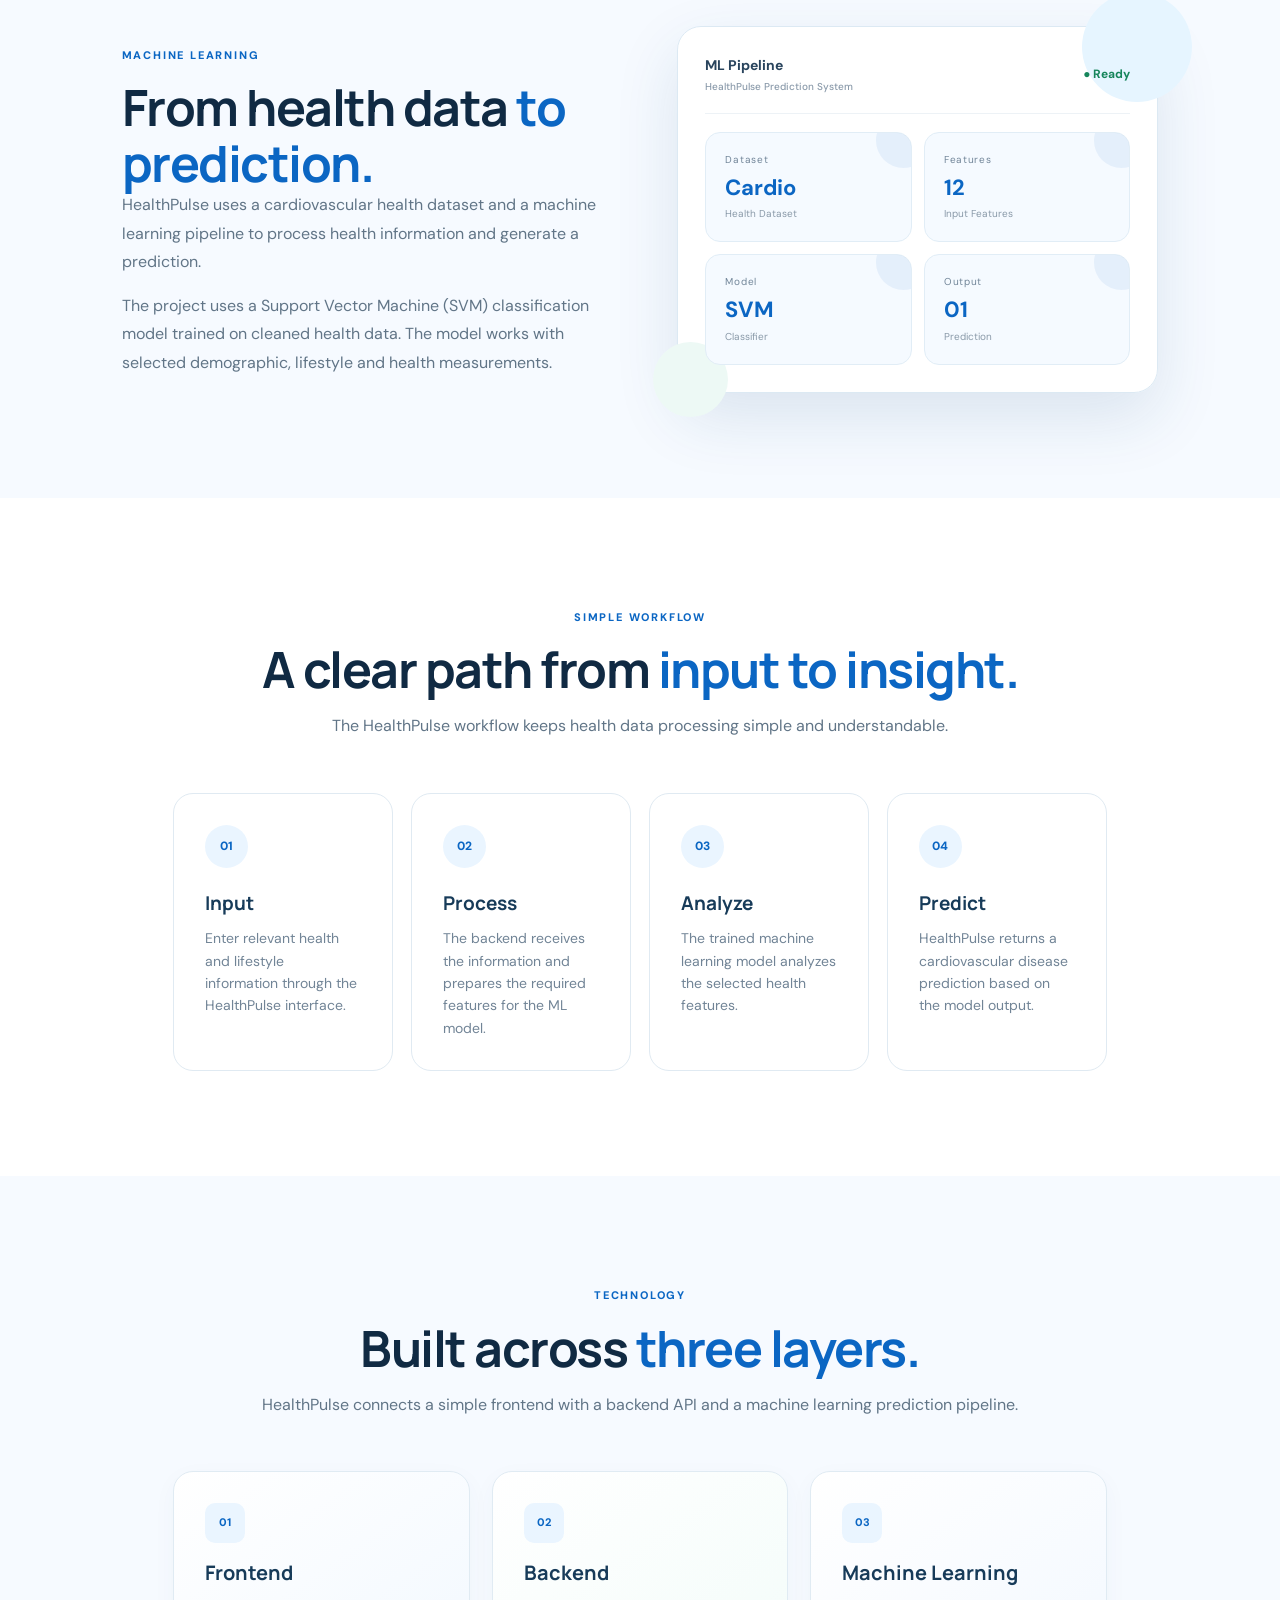
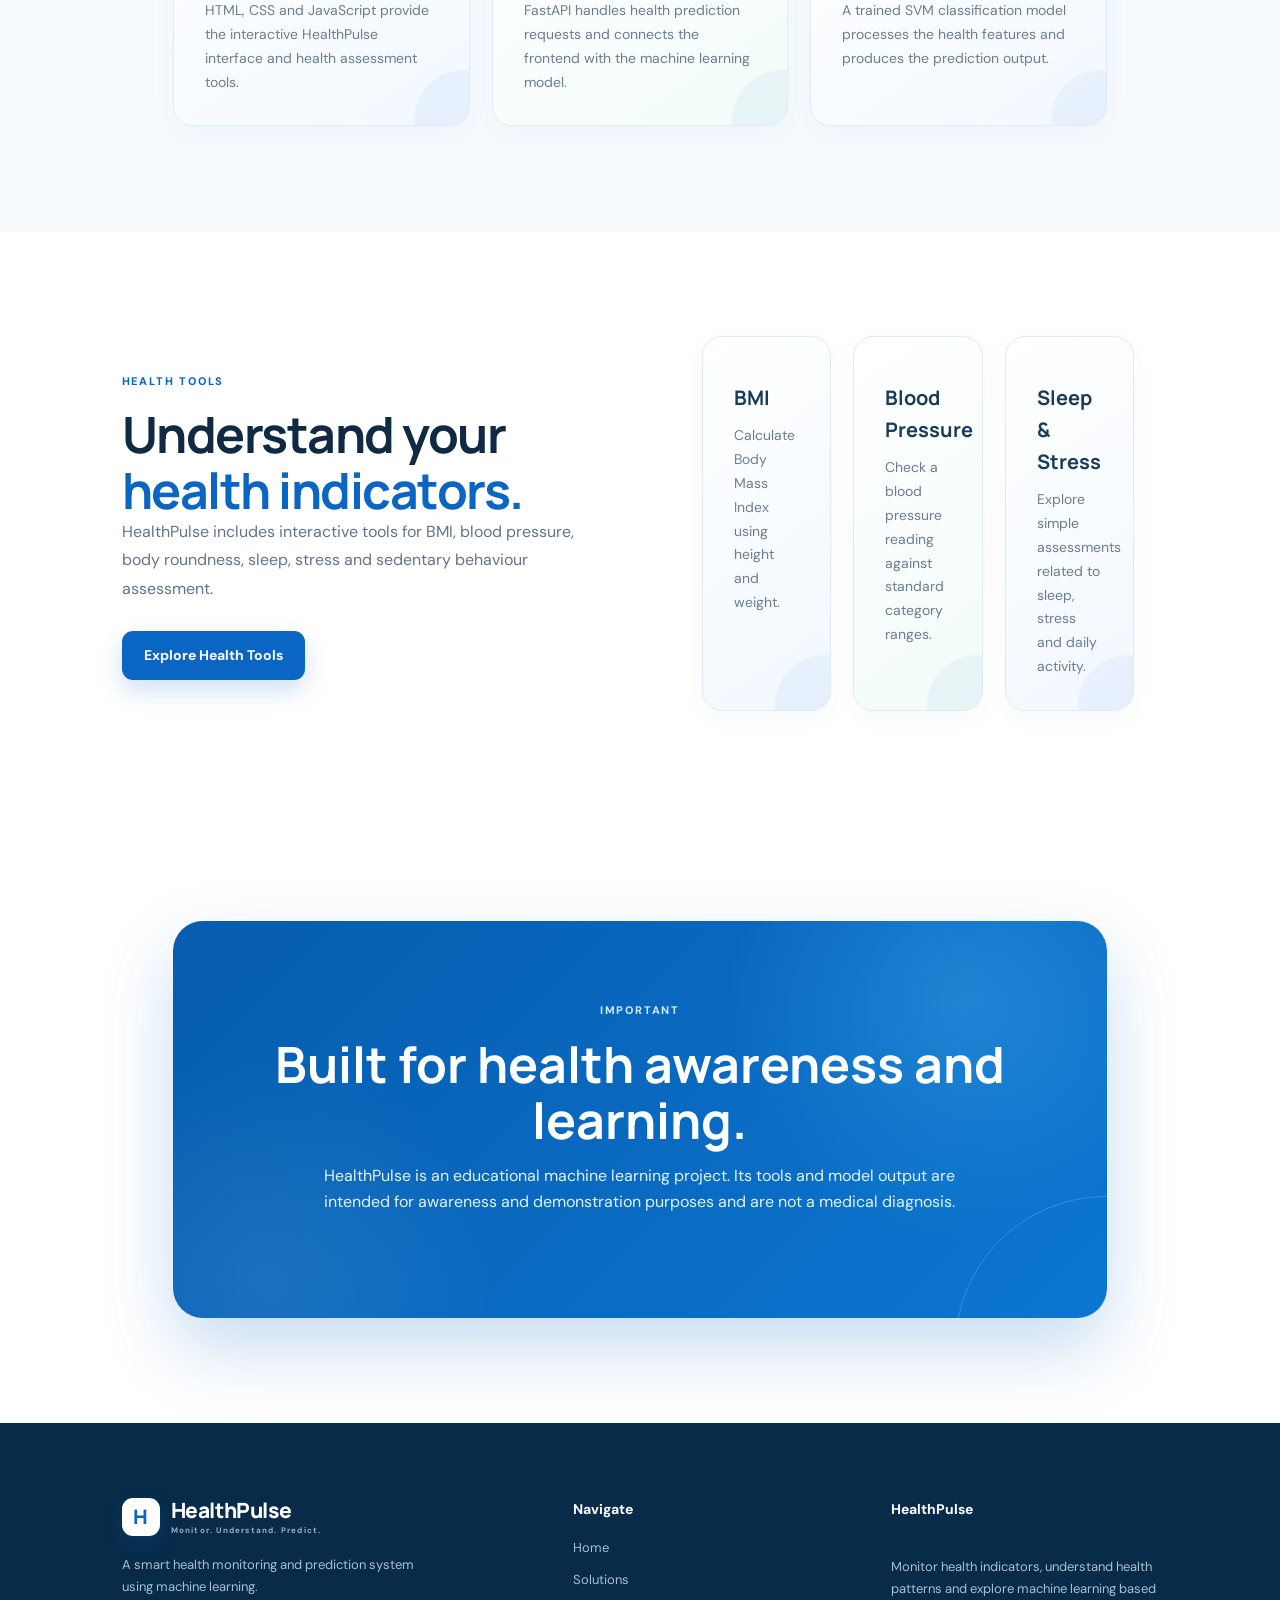
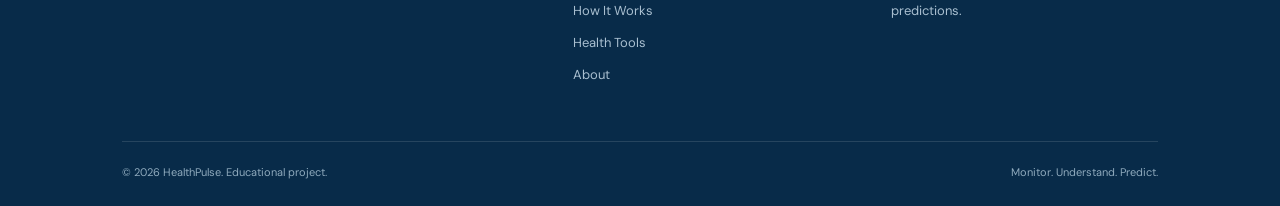
<file: frontend/solutions.html>
<!DOCTYPE html>
<html lang="en">

<head>
    <meta charset="UTF-8">
    <meta name="viewport" content="width=device-width, initial-scale=1.0">

    <title>Solutions | HealthPulse</title>

    <link rel="stylesheet" href="css/style.css">

    <link rel="preconnect" href="https://fonts.googleapis.com">
    <link rel="preconnect" href="https://fonts.gstatic.com" crossorigin>

    <link
        href="https://fonts.googleapis.com/css2?family=DM+Sans:wght@400;500;600;700&family=Manrope:wght@500;600;700;800&display=swap"
        rel="stylesheet">
</head>

<body>

    <!-- ================================
         NAVBAR
    ================================= -->

    <header class="navbar">

        <div class="container nav-container">

            <a href="index.html" class="logo">

                <span class="brand-mark">H</span>

                <span class="brand-text">
                    <strong>HealthPulse</strong>
                    <small>Monitor. Understand. Predict.</small>
                </span>

            </a>


            <nav class="nav-menu">

                <a href="index.html">Home</a>

                <a href="solutions.html" class="active">
                    Solutions
                </a>

                <a href="how-it-works.html">
                    How It Works
                </a>

                <a href="tools.html">
                    Health Tools
                </a>

                <a href="about.html">
                    About
                </a>

            </nav>


            <button class="menu-toggle" aria-label="Open Menu">
                ☰
            </button>

        </div>


        <!-- Mobile Menu -->

        <div class="mobile-menu">

            <a href="index.html">Home</a>

            <a href="solutions.html">Solutions</a>

            <a href="how-it-works.html">How It Works</a>

            <a href="tools.html">Health Tools</a>

            <a href="about.html">About</a>

        </div>

    </header>


    <!-- ================================
         HERO
    ================================= -->

    <main>

        <section class="hero">

            <div class="container hero-grid">

                <div class="hero-content reveal">

                    <div class="eyebrow">
                        HEALTHPULSE
                    </div>

                    <h1>
                        Health data,
                        <span>made meaningful.</span>
                    </h1>

                    <p>
                        HealthPulse combines interactive health tools with
                        machine learning to help users understand important
                        health indicators and explore cardiovascular disease
                        predictions.
                    </p>


                    <div class="hero-buttons">

                        <a href="tools.html" class="btn-primary">
                            Explore Health Tools
                        </a>

                        <a href="how-it-works.html" class="btn-secondary">
                            See How It Works
                        </a>

                    </div>

                </div>


                <!-- Dashboard -->

                <div class="dashboard reveal">

                    <div class="dash-top">

                        <div>
                            <strong>HealthPulse</strong>
                            <span>Health Monitoring & ML</span>
                        </div>

                        <div class="status">
                            <span>●</span> System Ready
                        </div>

                    </div>


                    <div class="metric-grid">

                        <div class="metric">

                            <span class="metric-label">
                                Health Metrics
                            </span>

                            <strong>12</strong>

                            <small>
                                Input Features
                            </small>

                        </div>


                        <div class="metric">

                            <span class="metric-label">
                                ML Model
                            </span>

                            <strong>SVM</strong>

                            <small>
                                Classification
                            </small>

                        </div>


                        <div class="metric">

                            <span class="metric-label">
                                Health Tools
                            </span>

                            <strong>06</strong>

                            <small>
                                Interactive Tools
                            </small>

                        </div>


                        <div class="metric">

                            <span class="metric-label">
                                Prediction
                            </span>

                            <strong>ON</strong>

                            <small>
                                Cardiovascular
                            </small>

                        </div>

                    </div>

                </div>

            </div>

        </section>


        <!-- ================================
             CORE FEATURES
        ================================= -->

        <section class="section">

            <div class="container">

                <div class="section-heading reveal">

                    <div class="eyebrow">
                        CORE FEATURES
                    </div>

                    <h2 class="section-title">
                        One platform for
                        <span>health understanding.</span>
                    </h2>

                    <p class="section-copy">
                        HealthPulse brings health assessment, monitoring
                        tools and machine learning prediction together
                        in one simple platform.
                    </p>

                </div>


                <div class="cards">

                    <!-- Card 1 -->

                    <div class="card reveal">

                        <span class="card-number">
                            01
                        </span>

                        <h3>
                            Health Monitoring
                        </h3>

                        <p>
                            Track important health indicators such as
                            BMI, blood pressure, weight, physical activity,
                            sleep and stress through simple interactive tools.
                        </p>

                    </div>


                    <!-- Card 2 -->

                    <div class="card reveal">

                        <span class="card-number">
                            02
                        </span>

                        <h3>
                            Health Assessment
                        </h3>

                        <p>
                            Turn individual health measurements into
                            easy-to-understand feedback that can help users
                            become more aware of their health patterns.
                        </p>

                    </div>


                    <!-- Card 3 -->

                    <div class="card reveal">

                        <span class="card-number">
                            03
                        </span>

                        <h3>
                            ML Prediction
                        </h3>

                        <p>
                            A trained Support Vector Machine model analyzes
                            selected health features and provides a
                            cardiovascular disease prediction for educational use.
                        </p>

                    </div>

                </div>

            </div>

        </section>


        <!-- ================================
             MACHINE LEARNING
        ================================= -->

        <section class="section section-soft">

            <div class="container split">

                <div class="reveal">

                    <div class="eyebrow">
                        MACHINE LEARNING
                    </div>

                    <h2 class="section-title">
                        From health data
                        <span>to prediction.</span>
                    </h2>

                    <p class="section-copy">
                        HealthPulse uses a cardiovascular health dataset
                        and a machine learning pipeline to process health
                        information and generate a prediction.
                    </p>

                    <p class="section-copy">
                        The project uses a Support Vector Machine (SVM)
                        classification model trained on cleaned health data.
                        The model works with selected demographic,
                        lifestyle and health measurements.
                    </p>

                </div>


                <div class="dashboard reveal">

                    <div class="dash-top">

                        <div>
                            <strong>ML Pipeline</strong>
                            <span>HealthPulse Prediction System</span>
                        </div>

                        <div class="status">
                            <span>●</span> Ready
                        </div>

                    </div>


                    <div class="metric-grid">

                        <div class="metric">

                            <span class="metric-label">
                                Dataset
                            </span>

                            <strong>Cardio</strong>

                            <small>
                                Health Dataset
                            </small>

                        </div>


                        <div class="metric">

                            <span class="metric-label">
                                Features
                            </span>

                            <strong>12</strong>

                            <small>
                                Input Features
                            </small>

                        </div>


                        <div class="metric">

                            <span class="metric-label">
                                Model
                            </span>

                            <strong>SVM</strong>

                            <small>
                                Classifier
                            </small>

                        </div>


                        <div class="metric">

                            <span class="metric-label">
                                Output
                            </span>

                            <strong>01</strong>

                            <small>
                                Prediction
                            </small>

                        </div>

                    </div>

                </div>

            </div>

        </section>


        <!-- ================================
             HOW SOLUTION WORKS
        ================================= -->

        <section class="section">

            <div class="container">

                <div class="section-heading reveal">

                    <div class="eyebrow">
                        SIMPLE WORKFLOW
                    </div>

                    <h2 class="section-title">
                        A clear path from
                        <span>input to insight.</span>
                    </h2>

                    <p class="section-copy">
                        The HealthPulse workflow keeps health data processing
                        simple and understandable.
                    </p>

                </div>


                <div class="steps">

                    <div class="step reveal">

                        <span>01</span>

                        <h3>
                            Input
                        </h3>

                        <p>
                            Enter relevant health and lifestyle information
                            through the HealthPulse interface.
                        </p>

                    </div>


                    <div class="step reveal">

                        <span>02</span>

                        <h3>
                            Process
                        </h3>

                        <p>
                            The backend receives the information and prepares
                            the required features for the ML model.
                        </p>

                    </div>


                    <div class="step reveal">

                        <span>03</span>

                        <h3>
                            Analyze
                        </h3>

                        <p>
                            The trained machine learning model analyzes
                            the selected health features.
                        </p>

                    </div>


                    <div class="step reveal">

                        <span>04</span>

                        <h3>
                            Predict
                        </h3>

                        <p>
                            HealthPulse returns a cardiovascular disease
                            prediction based on the model output.
                        </p>

                    </div>

                </div>

            </div>

        </section>


        <!-- ================================
             TECHNOLOGY
        ================================= -->

        <section class="section section-soft">

            <div class="container">

                <div class="section-heading reveal">

                    <div class="eyebrow">
                        TECHNOLOGY
                    </div>

                    <h2 class="section-title">
                        Built across
                        <span>three layers.</span>
                    </h2>

                    <p class="section-copy">
                        HealthPulse connects a simple frontend with a backend
                        API and a machine learning prediction pipeline.
                    </p>

                </div>


                <div class="cards">

                    <div class="card reveal">

                        <span class="card-number">
                            01
                        </span>

                        <h3>
                            Frontend
                        </h3>

                        <p>
                            HTML, CSS and JavaScript provide the interactive
                            HealthPulse interface and health assessment tools.
                        </p>

                    </div>


                    <div class="card reveal">

                        <span class="card-number">
                            02
                        </span>

                        <h3>
                            Backend
                        </h3>

                        <p>
                            FastAPI handles health prediction requests and
                            connects the frontend with the machine learning model.
                        </p>

                    </div>


                    <div class="card reveal">

                        <span class="card-number">
                            03
                        </span>

                        <h3>
                            Machine Learning
                        </h3>

                        <p>
                            A trained SVM classification model processes the
                            health features and produces the prediction output.
                        </p>

                    </div>

                </div>

            </div>

        </section>


        <!-- ================================
             HEALTH TOOLS
        ================================= -->

        <section class="section">

            <div class="container split">

                <div class="reveal">

                    <div class="eyebrow">
                        HEALTH TOOLS
                    </div>

                    <h2 class="section-title">
                        Understand your
                        <span>health indicators.</span>
                    </h2>

                    <p class="section-copy">
                        HealthPulse includes interactive tools for BMI,
                        blood pressure, body roundness, sleep, stress and
                        sedentary behaviour assessment.
                    </p>

                    <a href="tools.html" class="btn-primary">
                        Explore Health Tools
                    </a>

                </div>


                <div class="cards reveal">

                    <div class="card">

                        <h3>
                            BMI
                        </h3>

                        <p>
                            Calculate Body Mass Index using height and weight.
                        </p>

                    </div>


                    <div class="card">

                        <h3>
                            Blood Pressure
                        </h3>

                        <p>
                            Check a blood pressure reading against standard
                            category ranges.
                        </p>

                    </div>


                    <div class="card">

                        <h3>
                            Sleep & Stress
                        </h3>

                        <p>
                            Explore simple assessments related to sleep,
                            stress and daily activity.
                        </p>

                    </div>

                </div>

            </div>

        </section>


        <!-- ================================
             DISCLAIMER
        ================================= -->

        <section class="section">

            <div class="container">

                <div class="cta reveal">

                    <div class="cta-box">

                        <div>

                            <div class="eyebrow">
                                IMPORTANT
                            </div>

                            <h2>
                                Built for health awareness
                                and learning.
                            </h2>

                            <p>
                                HealthPulse is an educational machine learning
                                project. Its tools and model output are intended
                                for awareness and demonstration purposes and
                                are not a medical diagnosis.
                            </p>

                        </div>

                    </div>

                </div>

            </div>

        </section>


    </main>


    <!-- ================================
         FOOTER
    ================================= -->

    <footer class="footer">

        <div class="container footer-grid">

            <div class="footer-logo">

                <a href="index.html" class="logo">

                    <span class="brand-mark">H</span>

                    <span class="brand-text">
                        <strong>HealthPulse</strong>
                        <small>Monitor. Understand. Predict.</small>
                    </span>

                </a>

                <p>
                    A smart health monitoring and prediction system
                    using machine learning.
                </p>

            </div>


            <div class="footer-col">

                <h4>
                    Navigate
                </h4>

                <a href="index.html">Home</a>

                <a href="solutions.html">Solutions</a>

                <a href="how-it-works.html">How It Works</a>

                <a href="tools.html">Health Tools</a>

                <a href="about.html">About</a>

            </div>


            <div class="footer-col">

                <h4>
                    HealthPulse
                </h4>

                <p>
                    Monitor health indicators, understand health patterns
                    and explore machine learning based predictions.
                </p>

            </div>

        </div>


        <div class="container footer-bottom">

            <p>
                © 2026 HealthPulse. Educational project.
            </p>

            <p>
                Monitor. Understand. Predict.
            </p>

        </div>

    </footer>


    <!-- ================================
         JAVASCRIPT
    ================================= -->

    <script src="js/script.js"></script>

</body>

</html>
</file>
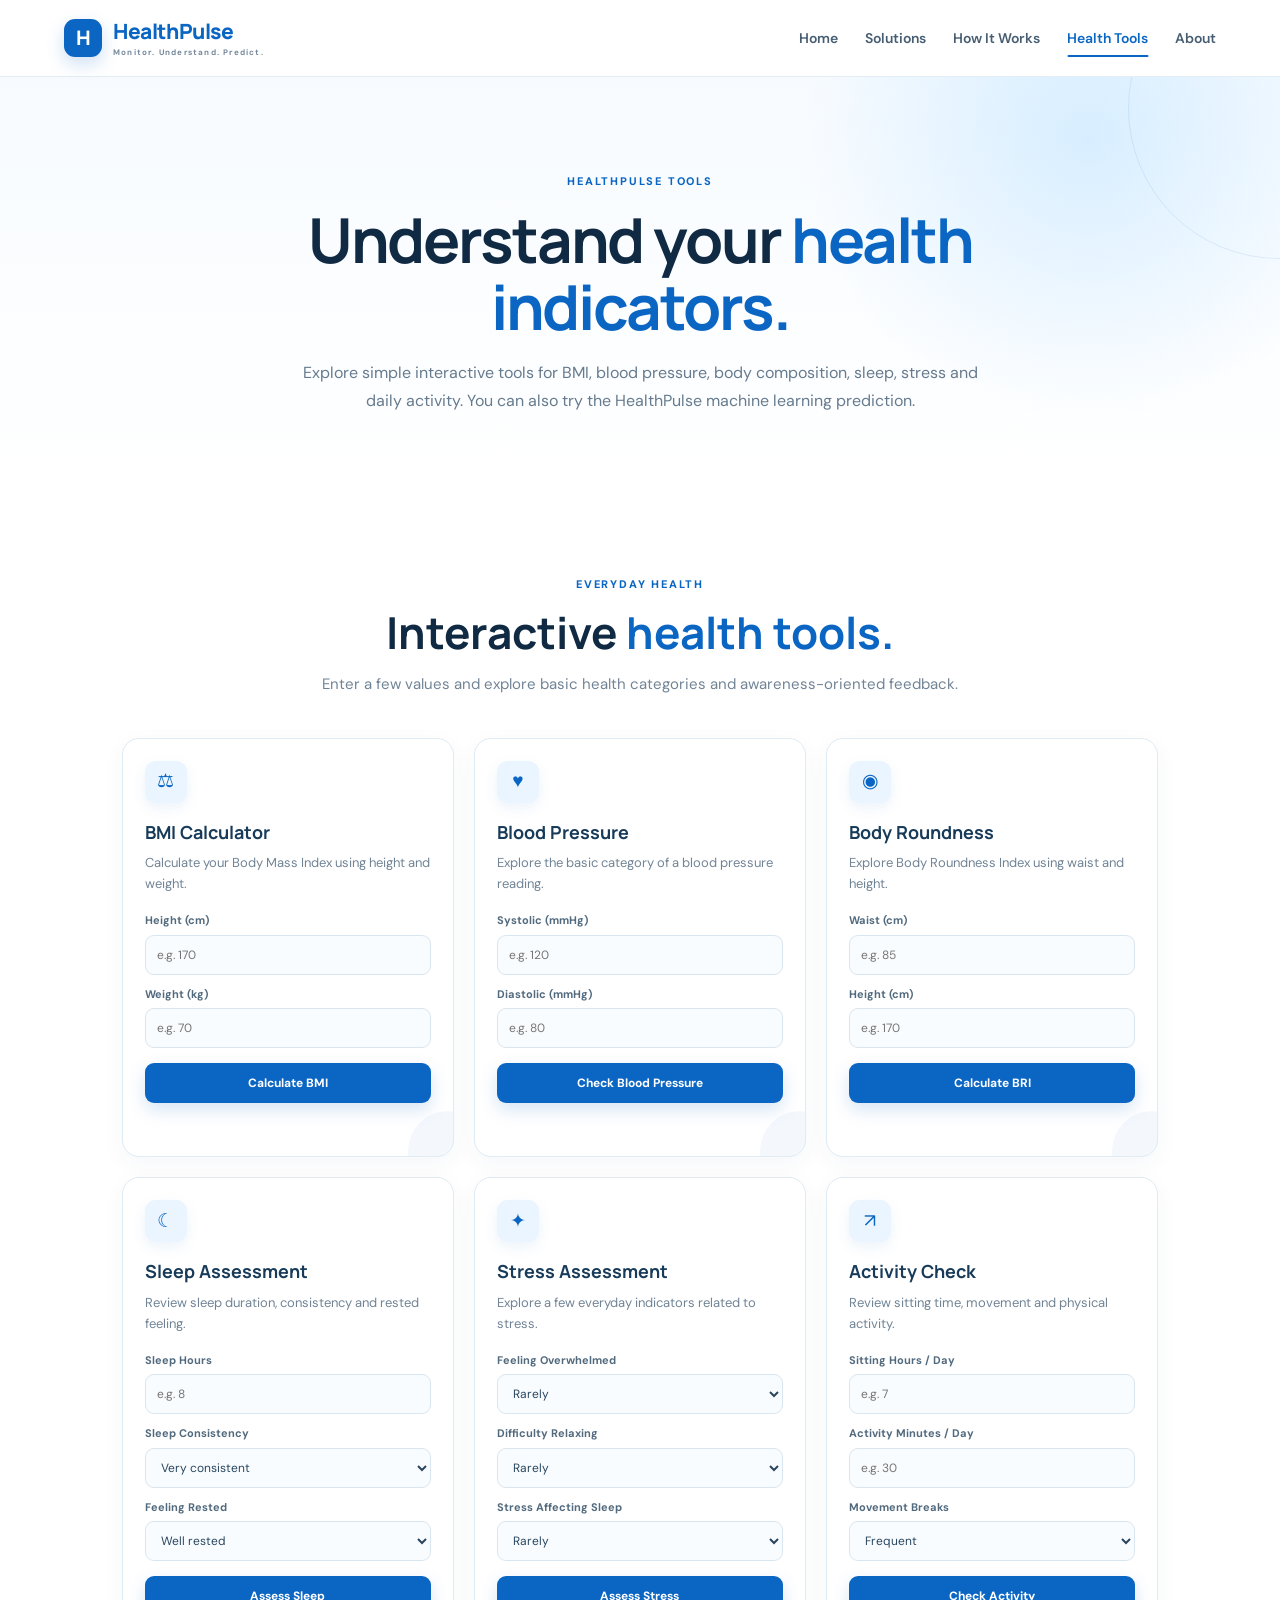
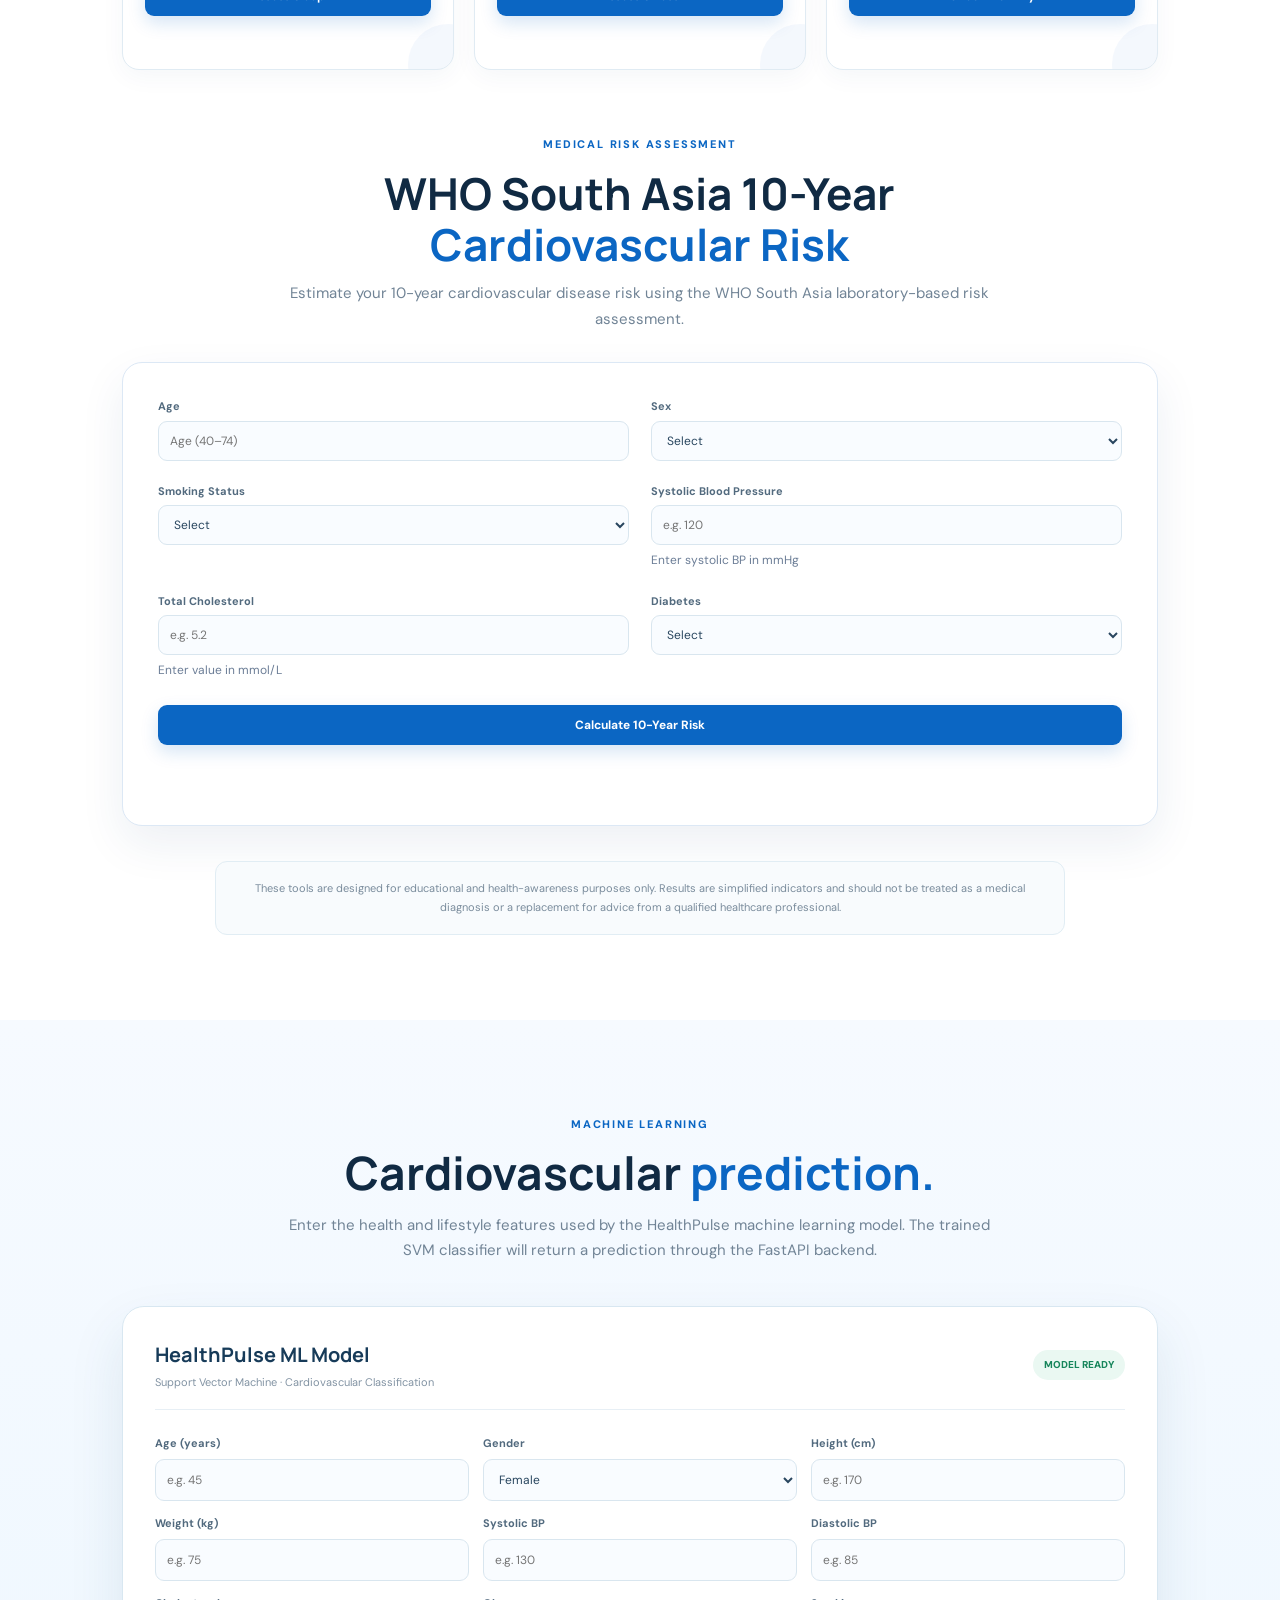
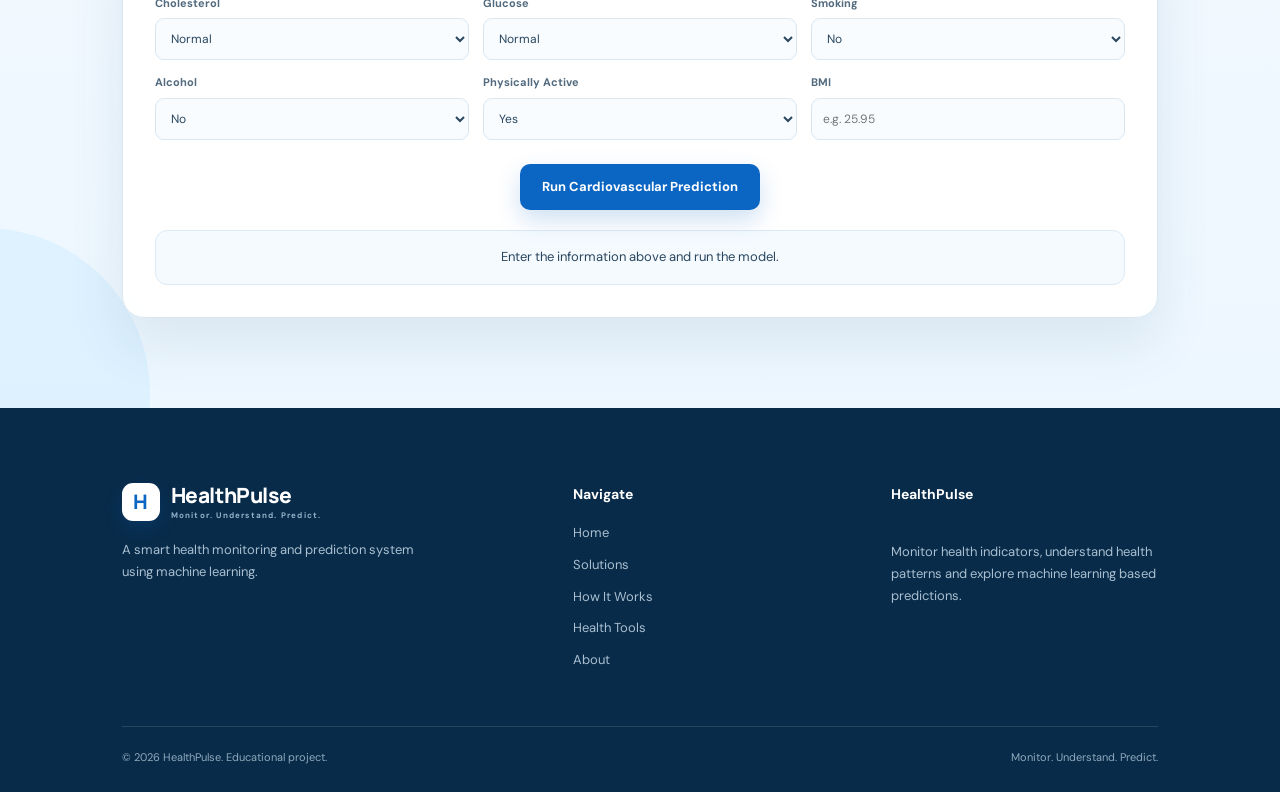
<file: frontend/tools.html>
<!DOCTYPE html>
<html lang="en">

<head>
    <meta charset="UTF-8">
    <meta name="viewport" content="width=device-width, initial-scale=1.0">

    <title>Health Tools | HealthPulse</title>

    <link rel="stylesheet" href="css/style.css">

    <link rel="preconnect" href="https://fonts.googleapis.com">
    <link rel="preconnect" href="https://fonts.gstatic.com" crossorigin>

    <link
        href="https://fonts.googleapis.com/css2?family=DM+Sans:wght@400;500;600;700&family=Manrope:wght@500;600;700;800&display=swap"
        rel="stylesheet">

    <style>

        /* =====================================================
           HEALTH TOOLS PAGE
           ===================================================== */

        .tools-hero {
            position: relative;

            padding: 90px 5% 70px;

            overflow: hidden;

            background:
                radial-gradient(
                    circle at 85% 15%,
                    rgba(45, 166, 255, 0.16),
                    transparent 25%
                ),
                linear-gradient(
                    180deg,
                    #f7fbff 0%,
                    #ffffff 100%
                );

            text-align: center;
        }

        .tools-hero::before {
            content: "";

            position: absolute;

            width: 300px;
            height: 300px;

            right: -150px;
            top: -120px;

            border-radius: 50%;

            border: 1px solid rgba(11, 102, 195, 0.10);

            animation: slowRotate 18s linear infinite;
        }

        .tools-hero-content {
            position: relative;

            z-index: 2;

            width: 90%;
            max-width: 800px;

            margin: auto;
        }

        .tools-hero h1 {
            margin: 14px 0 18px;

            color: #102a43;

            font-family: "Manrope", sans-serif;

            font-size: clamp(40px, 5vw, 62px);

            line-height: 1.08;

            letter-spacing: -2px;
        }

        .tools-hero h1 span {
            color: #0b66c3;
        }

        .tools-hero p {
            max-width: 680px;

            margin: auto;

            color: #667b8e;

            font-size: 16px;

            line-height: 1.75;
        }


        /* =====================================================
           TOOLS SECTION
           ===================================================== */

        .tools-section {
            padding: 85px 5%;
        }

        .tools-section-heading {
            width: 90%;
            max-width: 760px;

            margin: 0 auto 42px;

            text-align: center;
        }

        .tools-section-heading h2 {
            margin-top: 12px;

            color: #102a43;

            font-family: "Manrope", sans-serif;

            font-size: clamp(30px, 4vw, 44px);

            line-height: 1.15;
        }

        .tools-section-heading h2 span {
            color: #0b66c3;
        }

        .tools-section-heading p {
            margin-top: 14px;

            color: #718496;

            font-size: 15px;
        }


        /* =====================================================
           TOOL GRID
           ===================================================== */

        .tools-grid {
            width: 90%;
            max-width: 1120px;

            margin: auto;

            display: grid;

            grid-template-columns: repeat(3, 1fr);

            gap: 20px;
        }

        .tool-card {
            position: relative;

            padding: 22px;

            background: #ffffff;

            border: 1px solid #e0ebf3;

            border-radius: 17px;

            box-shadow:
                0 7px 25px rgba(25, 75, 110, 0.045);

            overflow: hidden;

            transition:
                transform 0.35s ease,
                box-shadow 0.35s ease,
                border-color 0.35s ease;
        }

        .tool-card::before {
            content: "";

            position: absolute;

            left: 0;
            top: 0;

            width: 100%;
            height: 3px;

            background: #0b66c3;

            transform: scaleX(0);

            transform-origin: left;

            transition: transform 0.35s ease;
        }

        .tool-card::after {
            content: "";

            position: absolute;

            width: 80px;
            height: 80px;

            right: -35px;
            bottom: -35px;

            border-radius: 50%;

            background: rgba(11, 102, 195, 0.045);

            transition:
                transform 0.4s ease,
                background 0.4s ease;
        }

        .tool-card:hover {
            transform: translateY(-7px);

            border-color: #c6ddeb;

            box-shadow:
                0 18px 38px rgba(25, 75, 110, 0.11);
        }

        .tool-card:hover::before {
            transform: scaleX(1);
        }

        .tool-card:hover::after {
            transform: scale(1.8);

            background: rgba(11, 102, 195, 0.07);
        }


        /* =====================================================
           TOOL ICON
           ===================================================== */

        .tool-icon {
            position: relative;

            z-index: 2;

            width: 42px;
            height: 42px;

            display: flex;

            align-items: center;
            justify-content: center;

            margin-bottom: 15px;

            border-radius: 11px;

            background: #eaf5ff;

            color: #0b66c3;

            font-size: 19px;

            box-shadow:
                0 5px 14px rgba(11, 102, 195, 0.08);

            transition:
                transform 0.3s ease,
                background 0.3s ease;
        }

        .tool-card:hover .tool-icon {
            transform:
                translateY(-2px)
                scale(1.05);

            background: #dcefff;
        }

        .tool-card h3 {
            position: relative;

            z-index: 2;

            margin-bottom: 7px;

            color: #173b59;

            font-family: "Manrope", sans-serif;

            font-size: 18px;
        }

        .tool-card > p {
            position: relative;

            z-index: 2;

            margin-bottom: 17px;

            color: #718496;

            font-size: 13px;

            line-height: 1.6;
        }


        /* =====================================================
           INPUTS
           ===================================================== */

        .tool-form {
            position: relative;

            z-index: 3;
        }

        .input-group {
            margin-bottom: 11px;
        }

        .input-group label {
            display: block;

            margin-bottom: 5px;

            color: #526a7e;

            font-size: 11px;

            font-weight: 700;
        }

        .tool-form input,
        .tool-form select {
            width: 100%;

            height: 40px;

            padding: 0 11px;

            border: 1px solid #d9e6ef;

            border-radius: 9px;

            background: #f9fcff;

            color: #29465f;

            font-family: inherit;

            font-size: 12px;

            outline: none;

            transition:
                border-color 0.25s ease,
                box-shadow 0.25s ease,
                background 0.25s ease;
        }

        .tool-form input:focus,
        .tool-form select:focus {
            background: #ffffff;

            border-color: #76b5e4;

            box-shadow:
                0 0 0 3px rgba(11, 102, 195, 0.08);
        }

        .tool-btn {
            width: 100%;

            min-height: 40px;

            margin-top: 4px;

            border: none;

            border-radius: 9px;

            background: #0b66c3;

            color: #ffffff;

            font-size: 12px;

            font-weight: 700;

            cursor: pointer;

            box-shadow:
                0 7px 17px rgba(11, 102, 195, 0.17);

            transition:
                background 0.25s ease,
                transform 0.25s ease,
                box-shadow 0.25s ease;
        }

        .tool-btn:hover {
            background: #09589f;

            transform: translateY(-2px);

            box-shadow:
                0 11px 23px rgba(11, 102, 195, 0.23);
        }

        .tool-result {
            min-height: 20px;

            margin-top: 11px;

            color: #0b66c3;

            font-size: 12px;

            font-weight: 700;

            line-height: 1.5;
        }


        /* =====================================================
           ML PREDICTION SECTION
           ===================================================== */

        .ml-section {
            position: relative;

            padding: 90px 5%;

            background:
                linear-gradient(
                    180deg,
                    #f6faff 0%,
                    #edf7ff 100%
                );

            overflow: hidden;
        }

        .ml-section::before {
            content: "";

            position: absolute;

            width: 330px;
            height: 330px;

            left: -180px;
            bottom: -150px;

            border-radius: 50%;

            background: rgba(45, 166, 255, 0.08);
        }

        .ml-container {
            position: relative;

            z-index: 2;

            width: 90%;
            max-width: 1120px;

            margin: auto;
        }

        .ml-heading {
            max-width: 720px;

            margin: 0 auto 42px;

            text-align: center;
        }

        .ml-heading h2 {
            margin-top: 12px;

            color: #102a43;

            font-family: "Manrope", sans-serif;

            font-size: clamp(31px, 4vw, 46px);

            line-height: 1.12;
        }

        .ml-heading h2 span {
            color: #0b66c3;
        }

        .ml-heading p {
            margin-top: 14px;

            color: #718496;

            font-size: 15px;

            line-height: 1.7;
        }

        .ml-card {
            padding: 32px;

            background: rgba(255, 255, 255, 0.95);

            border: 1px solid #d8e7f1;

            border-radius: 22px;

            box-shadow:
                0 25px 55px rgba(25, 75, 110, 0.10);

            backdrop-filter: blur(10px);
        }

        .ml-top {
            display: flex;

            align-items: center;
            justify-content: space-between;

            gap: 20px;

            margin-bottom: 25px;

            padding-bottom: 18px;

            border-bottom: 1px solid #e7eff5;
        }

        .ml-top h3 {
            color: #173b59;

            font-family: "Manrope", sans-serif;

            font-size: 20px;
        }

        .ml-top p {
            margin-top: 3px;

            color: #8293a3;

            font-size: 11px;
        }

        .ml-badge {
            padding: 7px 11px;

            border-radius: 20px;

            background: #eaf8f2;

            color: #16855b;

            font-size: 10px;

            font-weight: 800;

            white-space: nowrap;
        }

        .ml-grid {
            display: grid;

            grid-template-columns: repeat(3, 1fr);

            gap: 14px;
        }

        .ml-field label {
            display: block;

            margin-bottom: 6px;

            color: #526a7e;

            font-size: 11px;

            font-weight: 700;
        }

        .ml-field input,
        .ml-field select {
            width: 100%;

            height: 42px;

            padding: 0 11px;

            border: 1px solid #d9e6ef;

            border-radius: 9px;

            background: #f9fcff;

            color: #29465f;

            font-family: inherit;

            font-size: 12px;

            outline: none;

            transition:
                border-color 0.25s ease,
                box-shadow 0.25s ease;
        }

        .ml-field input:focus,
        .ml-field select:focus {
            border-color: #76b5e4;

            box-shadow:
                0 0 0 3px rgba(11, 102, 195, 0.08);
        }

        .ml-action {
            margin-top: 24px;

            display: flex;

            justify-content: center;
        }

        .ml-action button {
            min-width: 230px;

            min-height: 46px;

            padding: 12px 22px;

            border: none;

            border-radius: 10px;

            background: #0b66c3;

            color: #ffffff;

            font-size: 13px;

            font-weight: 700;

            cursor: pointer;

            box-shadow:
                0 10px 24px rgba(11, 102, 195, 0.20);

            transition:
                background 0.25s ease,
                transform 0.25s ease,
                box-shadow 0.25s ease;
        }

        .ml-action button:hover {
            background: #09589f;

            transform: translateY(-3px);

            box-shadow:
                0 15px 30px rgba(11, 102, 195, 0.26);
        }

        .prediction-result {
            margin-top: 20px;

            padding: 16px;

            border-radius: 12px;

            background: #f5faff;

            border: 1px solid #dceaf4;

            color: #29465f;

            font-size: 13px;

            line-height: 1.6;

            text-align: center;
        }

        .prediction-result.success {
            background: #effaf5;

            border-color: #ccebdd;

            color: #176c4d;
        }

        .prediction-result.warning {
            background: #fff7ed;

            border-color: #f4dcc0;

            color: #9a5b1d;
        }

        .prediction-result.error {
            background: #fff4f4;

            border-color: #f0cccc;

            color: #a13b3b;
        }


        /* =====================================================
           DISCLAIMER
           ===================================================== */



        /* WHO SOUTH ASIA CARDIOVASCULAR RISK */
        .who-risk-section { width: 90%; max-width: 1100px; margin: 60px auto 0; }
        .who-risk-header { text-align: center; max-width: 800px; margin: 0 auto 30px; }
        .who-risk-header h2 { margin-top: 12px; margin-bottom: 12px; color: #102a43; font-family: "Manrope", sans-serif; font-size: clamp(30px, 4vw, 44px); line-height: 1.15; }
        .who-risk-header h2 span { color: #0b66c3; }
        .who-risk-header p { max-width: 700px; margin: 0 auto; color: #718496; font-size: 15px; line-height: 1.7; }
        .who-risk-card { padding: 35px; background: #fff; border: 1px solid #dce8f5; border-radius: 20px; box-shadow: 0 18px 45px rgba(31,70,120,.08); }
        .who-risk-grid { display: grid; grid-template-columns: repeat(2,1fr); gap: 22px; }
        .who-risk-card .input-group { margin-bottom: 0; }
        .who-risk-card .input-group label { display:block; margin-bottom:5px; color:#526a7e; font-size:11px; font-weight:700; }
        .who-risk-card .input-group input, .who-risk-card .input-group select { width:100%; height:40px; padding:0 11px; border:1px solid #d9e6ef; border-radius:9px; background:#f9fcff; color:#29465f; font-family:inherit; font-size:12px; outline:none; }
        .who-risk-card small { display:block; margin-top:6px; color:#6b7d96; font-size:12px; }
        .who-risk-card .tool-btn { margin-top:25px; }
        #whoRiskResult { margin-top:25px; text-align:center; line-height:1.7; }
        #whoRiskResult strong { font-size:22px; }
        @media (max-width:700px) { .who-risk-grid { grid-template-columns:1fr; } .who-risk-card { padding:22px; } .who-risk-section { width:95%; } }

        .tools-disclaimer {
            width: 90%;
            max-width: 850px;

            margin: 35px auto 0;

            padding: 17px 20px;

            background: #f8fbfd;

            border: 1px solid #e1edf4;

            border-radius: 12px;

            color: #7a8c9c;

            font-size: 11px;

            line-height: 1.7;

            text-align: center;
        }


        /* =====================================================
           RESPONSIVE
           ===================================================== */

        @media (max-width: 1000px) {

            .tools-grid {
                grid-template-columns: repeat(2, 1fr);
            }

            .ml-grid {
                grid-template-columns: repeat(2, 1fr);
            }
        }


        @media (max-width: 650px) {

            .tools-hero {
                padding: 70px 5% 55px;
            }

            .tools-hero-content {
                width: 100%;
            }

            .tools-hero h1 {
                font-size: 39px;

                letter-spacing: -1.5px;
            }

            .tools-hero p {
                font-size: 14px;
            }

            .tools-section {
                padding: 65px 5%;
            }

            .tools-section-heading {
                width: 100%;
            }

            .tools-grid {
                width: 100%;

                grid-template-columns: 1fr;

                gap: 17px;
            }

            .tool-card {
                padding: 21px;
            }

            .ml-section {
                padding: 65px 5%;
            }

            .ml-container {
                width: 100%;
            }

            .ml-heading {
                width: 100%;
            }

            .ml-card {
                padding: 22px;

                border-radius: 18px;
            }

            .ml-top {
                align-items: flex-start;

                flex-direction: column;
            }

            .ml-grid {
                grid-template-columns: 1fr;
            }

            .ml-action button {
                width: 100%;
            }

            .tools-disclaimer {
                width: 100%;
            }
        }

    </style>
</head>


<body>


    <!-- =====================================================
         NAVBAR
         ===================================================== -->

    <header class="navbar">

        <div class="container nav-container">

            <a href="index.html" class="logo">

                <span class="brand-mark">H</span>

                <span class="brand-text">

                    <strong>HealthPulse</strong>

                    <small>
                        Monitor. Understand. Predict.
                    </small>

                </span>

            </a>


            <nav class="nav-menu">

                <a href="index.html">
                    Home
                </a>

                <a href="solutions.html">
                    Solutions
                </a>

                <a href="how-it-works.html">
                    How It Works
                </a>

                <a href="tools.html" class="active">
                    Health Tools
                </a>

                <a href="about.html">
                    About
                </a>

            </nav>


            <button
                class="menu-toggle"
                aria-label="Open Menu"
                onclick="toggleMobileMenu()">

                ☰

            </button>

        </div>


        <!-- Mobile Menu -->

        <div class="mobile-menu" id="mobileMenu">

            <a href="index.html">
                Home
            </a>

            <a href="solutions.html">
                Solutions
            </a>

            <a href="how-it-works.html">
                How It Works
            </a>

            <a href="tools.html" class="active">
                Health Tools
            </a>

            <a href="about.html">
                About
            </a>

        </div>

    </header>


    <!-- =====================================================
         HERO
         ===================================================== -->

    <section class="tools-hero">

        <div class="tools-hero-content reveal">

            <div class="eyebrow">
                HEALTHPULSE TOOLS
            </div>

            <h1>
                Understand your
                <span>health indicators.</span>
            </h1>

            <p>
                Explore simple interactive tools for BMI, blood pressure,
                body composition, sleep, stress and daily activity.
                You can also try the HealthPulse machine learning prediction.
            </p>

        </div>

    </section>


    <!-- =====================================================
         HEALTH TOOLS
         ===================================================== -->

    <section class="tools-section">

        <div class="tools-section-heading reveal">

            <div class="eyebrow">
                EVERYDAY HEALTH
            </div>

            <h2>
                Interactive <span>health tools.</span>
            </h2>

            <p>
                Enter a few values and explore basic health categories
                and awareness-oriented feedback.
            </p>

        </div>


        <div class="tools-grid">


            <!-- =================================================
                 BMI
                 ================================================= -->

            <div class="tool-card reveal">

                <div class="tool-icon">
                    ⚖
                </div>

                <h3>
                    BMI Calculator
                </h3>

                <p>
                    Calculate your Body Mass Index using height and weight.
                </p>

                <div class="tool-form">

                    <div class="input-group">

                        <label for="height">
                            Height (cm)
                        </label>

                        <input
                            type="number"
                            id="height"
                            placeholder="e.g. 170">

                    </div>


                    <div class="input-group">

                        <label for="weight">
                            Weight (kg)
                        </label>

                        <input
                            type="number"
                            id="weight"
                            placeholder="e.g. 70">

                    </div>


                    <button
                        class="tool-btn"
                        onclick="calculateBMI()">

                        Calculate BMI

                    </button>

                    <div
                        class="tool-result"
                        id="bmiResult">
                    </div>

                </div>

            </div>


            <!-- =================================================
                 BLOOD PRESSURE
                 ================================================= -->

            <div class="tool-card reveal">

                <div class="tool-icon">
                    ♥
                </div>

                <h3>
                    Blood Pressure
                </h3>

                <p>
                    Explore the basic category of a blood pressure reading.
                </p>

                <div class="tool-form">

                    <div class="input-group">

                        <label for="systolic">
                            Systolic (mmHg)
                        </label>

                        <input
                            type="number"
                            id="systolic"
                            placeholder="e.g. 120">

                    </div>


                    <div class="input-group">

                        <label for="diastolic">
                            Diastolic (mmHg)
                        </label>

                        <input
                            type="number"
                            id="diastolic"
                            placeholder="e.g. 80">

                    </div>


                    <button
                        class="tool-btn"
                        onclick="checkBP()">

                        Check Blood Pressure

                    </button>

                    <div
                        class="tool-result"
                        id="bpResult">
                    </div>

                </div>

            </div>


            <!-- =================================================
                 BRI
                 ================================================= -->

            <div class="tool-card reveal">

                <div class="tool-icon">
                    ◉
                </div>

                <h3>
                    Body Roundness
                </h3>

                <p>
                    Explore Body Roundness Index using waist and height.
                </p>

                <div class="tool-form">

                    <div class="input-group">

                        <label for="waist">
                            Waist (cm)
                        </label>

                        <input
                            type="number"
                            id="waist"
                            placeholder="e.g. 85">

                    </div>


                    <div class="input-group">

                        <label for="briHeight">
                            Height (cm)
                        </label>

                        <input
                            type="number"
                            id="briHeight"
                            placeholder="e.g. 170">

                    </div>


                    <button
                        class="tool-btn"
                        onclick="calculateBRI()">

                        Calculate BRI

                    </button>

                    <div
                        class="tool-result"
                        id="briResult">
                    </div>

                </div>

            </div>


            <!-- =================================================
                 SLEEP
                 ================================================= -->

            <div class="tool-card reveal">

                <div class="tool-icon">
                    ☾
                </div>

                <h3>
                    Sleep Assessment
                </h3>

                <p>
                    Review sleep duration, consistency and rested feeling.
                </p>

                <div class="tool-form">

                    <div class="input-group">

                        <label for="sleepHours">
                            Sleep Hours
                        </label>

                        <input
                            type="number"
                            id="sleepHours"
                            min="0"
                            max="24"
                            placeholder="e.g. 8">

                    </div>


                    <div class="input-group">

                        <label for="sleepConsistency">
                            Sleep Consistency
                        </label>

                        <select id="sleepConsistency">

                            <option value="3">
                                Very consistent
                            </option>

                            <option value="2">
                                Sometimes inconsistent
                            </option>

                            <option value="1">
                                Often inconsistent
                            </option>

                        </select>

                    </div>


                    <div class="input-group">

                        <label for="sleepRested">
                            Feeling Rested
                        </label>

                        <select id="sleepRested">

                            <option value="3">
                                Well rested
                            </option>

                            <option value="2">
                                Sometimes rested
                            </option>

                            <option value="1">
                                Usually tired
                            </option>

                        </select>

                    </div>


                    <button
                        class="tool-btn"
                        onclick="assessSleep()">

                        Assess Sleep

                    </button>

                    <div
                        class="tool-result"
                        id="sleepResult">
                    </div>

                </div>

            </div>


            <!-- =================================================
                 STRESS
                 ================================================= -->

            <div class="tool-card reveal">

                <div class="tool-icon">
                    ✦
                </div>

                <h3>
                    Stress Assessment
                </h3>

                <p>
                    Explore a few everyday indicators related to stress.
                </p>

                <div class="tool-form">

                    <div class="input-group">

                        <label for="stressOverwhelmed">
                            Feeling Overwhelmed
                        </label>

                        <select id="stressOverwhelmed">

                            <option value="1">
                                Rarely
                            </option>

                            <option value="2">
                                Sometimes
                            </option>

                            <option value="3">
                                Often
                            </option>

                        </select>

                    </div>


                    <div class="input-group">

                        <label for="stressRelax">
                            Difficulty Relaxing
                        </label>

                        <select id="stressRelax">

                            <option value="1">
                                Rarely
                            </option>

                            <option value="2">
                                Sometimes
                            </option>

                            <option value="3">
                                Often
                            </option>

                        </select>

                    </div>


                    <div class="input-group">

                        <label for="stressSleep">
                            Stress Affecting Sleep
                        </label>

                        <select id="stressSleep">

                            <option value="1">
                                Rarely
                            </option>

                            <option value="2">
                                Sometimes
                            </option>

                            <option value="3">
                                Often
                            </option>

                        </select>

                    </div>


                    <button
                        class="tool-btn"
                        onclick="assessStress()">

                        Assess Stress

                    </button>

                    <div
                        class="tool-result"
                        id="stressResult">
                    </div>

                </div>

            </div>


            <!-- =================================================
                 ACTIVITY
                 ================================================= -->

            <div class="tool-card reveal">

                <div class="tool-icon">
                    ↗
                </div>

                <h3>
                    Activity Check
                </h3>

                <p>
                    Review sitting time, movement and physical activity.
                </p>

                <div class="tool-form">

                    <div class="input-group">

                        <label for="sittingHours">
                            Sitting Hours / Day
                        </label>

                        <input
                            type="number"
                            id="sittingHours"
                            placeholder="e.g. 7">

                    </div>


                    <div class="input-group">

                        <label for="activityMinutes">
                            Activity Minutes / Day
                        </label>

                        <input
                            type="number"
                            id="activityMinutes"
                            placeholder="e.g. 30">

                    </div>


                    <div class="input-group">

                        <label for="movementBreaks">
                            Movement Breaks
                        </label>

                        <select id="movementBreaks">

                            <option value="3">
                                Frequent
                            </option>

                            <option value="2">
                                Sometimes
                            </option>

                            <option value="1">
                                Rarely
                            </option>

                        </select>

                    </div>


                    <button
                        class="tool-btn"
                        onclick="assessSedentary()">

                        Check Activity

                    </button>

                    <div
                        class="tool-result"
                        id="activityResult">
                    </div>

                </div>

            </div>

        </div>




        <!-- WHO SOUTH ASIA 10-YEAR CARDIOVASCULAR RISK -->

        <div class="who-risk-section reveal">
            <div class="who-risk-header">
                <span class="eyebrow">MEDICAL RISK ASSESSMENT</span>
                <h2>WHO South Asia 10-Year <span>Cardiovascular Risk</span></h2>
                <p>Estimate your 10-year cardiovascular disease risk using the WHO South Asia laboratory-based risk assessment.</p>
            </div>
            <div class="who-risk-card">
                <div class="who-risk-grid">
                    <div class="input-group"><label for="whoAge">Age</label><input type="number" id="whoAge" placeholder="Age (40–74)" min="40" max="74"></div>
                    <div class="input-group"><label for="whoSex">Sex</label><select id="whoSex"><option value="">Select</option><option value="Male">Male</option><option value="Female">Female</option></select></div>
                    <div class="input-group"><label for="whoSmoking">Smoking Status</label><select id="whoSmoking"><option value="">Select</option><option value="false">Non-smoker</option><option value="true">Smoker</option></select></div>
                    <div class="input-group"><label for="whoSystolicBP">Systolic Blood Pressure</label><input type="number" id="whoSystolicBP" placeholder="e.g. 120" min="50" max="300"><small>Enter systolic BP in mmHg</small></div>
                    <div class="input-group"><label for="whoCholesterol">Total Cholesterol</label><input type="number" id="whoCholesterol" placeholder="e.g. 5.2" min="1" max="15" step="0.1"><small>Enter value in mmol/L</small></div>
                    <div class="input-group"><label for="whoDiabetes">Diabetes</label><select id="whoDiabetes"><option value="">Select</option><option value="false">No</option><option value="true">Yes</option></select></div>
                </div>
                <button class="tool-btn" onclick="calculateWHORisk()">Calculate 10-Year Risk</button>
                <div class="tool-result" id="whoRiskResult"></div>
            </div>
        </div>
        <div class="tools-disclaimer reveal">

            These tools are designed for educational and health-awareness
            purposes only. Results are simplified indicators and should not
            be treated as a medical diagnosis or a replacement for advice
            from a qualified healthcare professional.

        </div>

    </section>


    <!-- =====================================================
         MACHINE LEARNING PREDICTION
         ===================================================== -->

    <section class="ml-section">

        <div class="ml-container">

            <div class="ml-heading reveal">

                <div class="eyebrow">
                    MACHINE LEARNING
                </div>

                <h2>
                    Cardiovascular
                    <span>prediction.</span>
                </h2>

                <p>
                    Enter the health and lifestyle features used by the
                    HealthPulse machine learning model. The trained SVM
                    classifier will return a prediction through the
                    FastAPI backend.
                </p>

            </div>


            <div class="ml-card reveal">


                <div class="ml-top">

                    <div>

                        <h3>
                            HealthPulse ML Model
                        </h3>

                        <p>
                            Support Vector Machine · Cardiovascular Classification
                        </p>

                    </div>

                    <div class="ml-badge">
                        MODEL READY
                    </div>

                </div>


                <div class="ml-grid">


                    <!-- Age -->

                    <div class="ml-field">

                        <label for="mlAge">
                            Age (years)
                        </label>

                        <input
                            type="number"
                            id="mlAge"
                            placeholder="e.g. 45">

                    </div>


                    <!-- Gender -->

                    <div class="ml-field">

                        <label for="mlGender">
                            Gender
                        </label>

                        <select id="mlGender">

                            <option value="1">
                                Female
                            </option>

                            <option value="2">
                                Male
                            </option>

                        </select>

                    </div>


                    <!-- Height -->

                    <div class="ml-field">

                        <label for="mlHeight">
                            Height (cm)
                        </label>

                        <input
                            type="number"
                            id="mlHeight"
                            placeholder="e.g. 170">

                    </div>


                    <!-- Weight -->

                    <div class="ml-field">

                        <label for="mlWeight">
                            Weight (kg)
                        </label>

                        <input
                            type="number"
                            id="mlWeight"
                            placeholder="e.g. 75">

                    </div>


                    <!-- Systolic -->

                    <div class="ml-field">

                        <label for="mlSystolic">
                            Systolic BP
                        </label>

                        <input
                            type="number"
                            id="mlSystolic"
                            placeholder="e.g. 130">

                    </div>


                    <!-- Diastolic -->

                    <div class="ml-field">

                        <label for="mlDiastolic">
                            Diastolic BP
                        </label>

                        <input
                            type="number"
                            id="mlDiastolic"
                            placeholder="e.g. 85">

                    </div>


                    <!-- Cholesterol -->

                    <div class="ml-field">

                        <label for="mlCholesterol">
                            Cholesterol
                        </label>

                        <select id="mlCholesterol">

                            <option value="1">
                                Normal
                            </option>

                            <option value="2">
                                Above Normal
                            </option>

                            <option value="3">
                                Well Above Normal
                            </option>

                        </select>

                    </div>


                    <!-- Glucose -->

                    <div class="ml-field">

                        <label for="mlGluc">
                            Glucose
                        </label>

                        <select id="mlGluc">

                            <option value="1">
                                Normal
                            </option>

                            <option value="2">
                                Above Normal
                            </option>

                            <option value="3">
                                Well Above Normal
                            </option>

                        </select>

                    </div>


                    <!-- Smoking -->

                    <div class="ml-field">

                        <label for="mlSmoke">
                            Smoking
                        </label>

                        <select id="mlSmoke">

                            <option value="0">
                                No
                            </option>

                            <option value="1">
                                Yes
                            </option>

                        </select>

                    </div>


                    <!-- Alcohol -->

                    <div class="ml-field">

                        <label for="mlAlco">
                            Alcohol
                        </label>

                        <select id="mlAlco">

                            <option value="0">
                                No
                            </option>

                            <option value="1">
                                Yes
                            </option>

                        </select>

                    </div>


                    <!-- Activity -->

                    <div class="ml-field">

                        <label for="mlActive">
                            Physically Active
                        </label>

                        <select id="mlActive">

                            <option value="1">
                                Yes
                            </option>

                            <option value="0">
                                No
                            </option>

                        </select>

                    </div>


                    <!-- BMI -->

                    <div class="ml-field">

                        <label for="mlBmi">
                            BMI
                        </label>

                        <input
                            type="number"
                            id="mlBmi"
                            step="0.01"
                            placeholder="e.g. 25.95">

                    </div>

                </div>


                <div class="ml-action">

                    <button
                        onclick="predictHealth()">

                        Run Cardiovascular Prediction

                    </button>

                </div>


                <div
                    id="predictionResult"
                    class="prediction-result">

                    Enter the information above and run the model.

                </div>

            </div>

        </div>

    </section>


    <!-- =====================================================
         FOOTER
         ===================================================== -->

    <footer class="footer">

        <div class="container footer-grid">


            <div class="footer-logo">

                <a href="index.html" class="logo">

                    <span class="brand-mark">
                        H
                    </span>

                    <span class="brand-text">

                        <strong>
                            HealthPulse
                        </strong>

                        <small>
                            Monitor. Understand. Predict.
                        </small>

                    </span>

                </a>

                <p>
                    A smart health monitoring and prediction system
                    using machine learning.
                </p>

            </div>


            <div class="footer-col">

                <h4>
                    Navigate
                </h4>

                <a href="index.html">
                    Home
                </a>

                <a href="solutions.html">
                    Solutions
                </a>

                <a href="how-it-works.html">
                    How It Works
                </a>

                <a href="tools.html">
                    Health Tools
                </a>

                <a href="about.html">
                    About
                </a>

            </div>


            <div class="footer-col">

                <h4>
                    HealthPulse
                </h4>

                <p>
                    Monitor health indicators, understand health patterns
                    and explore machine learning based predictions.
                </p>

            </div>

        </div>


        <div class="container footer-bottom">

            <p>
                © 2026 HealthPulse. Educational project.
            </p>

            <p>
                Monitor. Understand. Predict.
            </p>

        </div>

    </footer>


    <!-- =====================================================
         JAVASCRIPT
         ===================================================== -->

    <script src="js/script.js"></script>


    <script>

        /* =====================================================
           BMI CALCULATOR
           ===================================================== */

        function calculateBMI() {

            const height =
                parseFloat(
                    document.getElementById("height").value
                );

            const weight =
                parseFloat(
                    document.getElementById("weight").value
                );

            const result =
                document.getElementById("bmiResult");


            if (
                isNaN(height) ||
                isNaN(weight) ||
                height <= 0 ||
                weight <= 0
            ) {

                result.textContent =
                    "Please enter valid height and weight.";

                return;
            }


            const heightMeters =
                height / 100;

            const bmi =
                weight /
                (heightMeters * heightMeters);


            let category;


            if (bmi < 18.5) {

                category = "Underweight";

            } else if (bmi < 25) {

                category = "Normal range";

            } else if (bmi < 30) {

                category = "Overweight";

            } else {

                category = "Obesity range";

            }


            result.textContent =
                "BMI: " +
                bmi.toFixed(1) +
                " — " +
                category;
        }


        /* =====================================================
           BLOOD PRESSURE
           ===================================================== */

        function checkBP() {

            const systolic =
                parseFloat(
                    document.getElementById("systolic").value
                );

            const diastolic =
                parseFloat(
                    document.getElementById("diastolic").value
                );

            const result =
                document.getElementById("bpResult");


            if (
                isNaN(systolic) ||
                isNaN(diastolic) ||
                systolic <= 0 ||
                diastolic <= 0
            ) {

                result.textContent =
                    "Please enter valid blood pressure values.";

                return;
            }


            let category;


            if (
                systolic < 120 &&
                diastolic < 80
            ) {

                category = "Normal";

            } else if (
                systolic < 130 &&
                diastolic < 80
            ) {

                category = "Elevated";

            } else if (
                systolic < 140 ||
                diastolic < 90
            ) {

                category = "High";

            } else {

                category = "Very high";

            }


            result.textContent =
                "Reading: " +
                systolic +
                "/" +
                diastolic +
                " mmHg — " +
                category;
        }


        /* =====================================================
           BRI
           ===================================================== */

        function calculateBRI() {

            const waist =
                parseFloat(
                    document.getElementById("waist").value
                );

            const height =
                parseFloat(
                    document.getElementById("briHeight").value
                );

            const result =
                document.getElementById("briResult");


            if (
                isNaN(waist) ||
                isNaN(height) ||
                waist <= 0 ||
                height <= 0
            ) {

                result.textContent =
                    "Please enter valid waist and height.";

                return;
            }


            const waistMeters =
                waist / 100;

            const heightMeters =
                height / 100;

            const ratio =
                waistMeters / heightMeters;


            const value =
                364.2 -
                365.5 *
                Math.sqrt(
                    1 -
                    Math.pow(
                        ratio / 0.5,
                        2
                    )
                );


            if (!isFinite(value)) {

                result.textContent =
                    "Please check the entered values.";

                return;
            }


            result.textContent =
                "Estimated BRI: " +
                value.toFixed(2);
        }


        /* =====================================================
           SLEEP
           ===================================================== */

        function assessSleep() {

            const hours =
                parseFloat(
                    document.getElementById("sleepHours").value
                );

            const consistency =
                parseInt(
                    document.getElementById("sleepConsistency").value
                );

            const rested =
                parseInt(
                    document.getElementById("sleepRested").value
                );

            const result =
                document.getElementById("sleepResult");


            if (
                isNaN(hours) ||
                hours < 0 ||
                hours > 24
            ) {

                result.textContent =
                    "Please enter sleep hours between 0 and 24.";

                return;
            }


            let score = 0;


            if (hours >= 7 && hours <= 9) {

                score += 3;

            } else if (hours >= 6 && hours < 7) {

                score += 2;

            } else {

                score += 1;

            }


            score += consistency;
            score += rested;


            if (score >= 8) {

                result.textContent =
                    "Sleep pattern looks generally healthy.";

            } else if (score >= 6) {

                result.textContent =
                    "Sleep pattern could be improved.";

            } else {

                result.textContent =
                    "Your sleep pattern may need more attention.";
            }
        }


        /* =====================================================
           STRESS
           ===================================================== */

        function assessStress() {

            const overwhelmed =
                parseInt(
                    document.getElementById("stressOverwhelmed").value
                );

            const relax =
                parseInt(
                    document.getElementById("stressRelax").value
                );

            const sleep =
                parseInt(
                    document.getElementById("stressSleep").value
                );

            const result =
                document.getElementById("stressResult");


            const score =
                overwhelmed +
                relax +
                sleep;


            if (score <= 4) {

                result.textContent =
                    "Lower stress indicators based on these responses.";

            } else if (score <= 7) {

                result.textContent =
                    "Some stress indicators are present.";

            } else {

                result.textContent =
                    "Higher stress indicators are present.";
            }
        }


        /* =====================================================
           ACTIVITY
           ===================================================== */

        function assessSedentary() {

            const sitting =
                parseFloat(
                    document.getElementById("sittingHours").value
                );

            const activity =
                parseFloat(
                    document.getElementById("activityMinutes").value
                );

            const breaks =
                parseInt(
                    document.getElementById("movementBreaks").value
                );

            const result =
                document.getElementById("activityResult");


            if (
                isNaN(sitting) ||
                isNaN(activity) ||
                sitting < 0 ||
                activity < 0
            ) {

                result.textContent =
                    "Please enter valid activity values.";

                return;
            }


            let score = 0;


            if (sitting <= 6) {

                score += 3;

            } else if (sitting <= 9) {

                score += 2;

            } else {

                score += 1;

            }


            if (activity >= 30) {

                score += 3;

            } else if (activity >= 15) {

                score += 2;

            } else {

                score += 1;

            }


            score += breaks;


            if (score >= 8) {

                result.textContent =
                    "Your activity pattern looks generally active.";

            } else if (score >= 6) {

                result.textContent =
                    "Your activity pattern could be improved.";

            } else {

                result.textContent =
                    "Consider adding more movement to your day.";
            }
        }


        /* =====================================================
           ML PREDICTION
           ===================================================== */

        async function predictHealth() {

            const result =
                document.getElementById("predictionResult");


            const age =
                parseFloat(
                    document.getElementById("mlAge").value
                );

            const gender =
                parseInt(
                    document.getElementById("mlGender").value
                );

            const height =
                parseFloat(
                    document.getElementById("mlHeight").value
                );

            const weight =
                parseFloat(
                    document.getElementById("mlWeight").value
                );

            const systolic =
                parseFloat(
                    document.getElementById("mlSystolic").value
                );

            const diastolic =
                parseFloat(
                    document.getElementById("mlDiastolic").value
                );

            const cholesterol =
                parseInt(
                    document.getElementById("mlCholesterol").value
                );

            const gluc =
                parseInt(
                    document.getElementById("mlGluc").value
                );

            const smoke =
                parseInt(
                    document.getElementById("mlSmoke").value
                );

            const alco =
                parseInt(
                    document.getElementById("mlAlco").value
                );

            const active =
                parseInt(
                    document.getElementById("mlActive").value
                );

            const bmi =
                parseFloat(
                    document.getElementById("mlBmi").value
                );


            if (
                [
                    age,
                    height,
                    weight,
                    systolic,
                    diastolic,
                    bmi
                ].some(
                    value => isNaN(value)
                )
            ) {

                result.className =
                    "prediction-result error";

                result.textContent =
                    "Please fill in all required health values.";

                return;
            }


            result.className =
                "prediction-result";

            result.textContent =
                "Running the HealthPulse machine learning model...";


            const inputData = {

                age: age,

                gender: gender,

                height: height,

                weight: weight,

                ap_hi: systolic,

                ap_lo: diastolic,

                cholesterol: cholesterol,

                gluc: gluc,

                smoke: smoke,

                alco: alco,

                active: active,

                bmi: bmi
            };


            try {

                const response =
                    await fetch(
                        "http://127.0.0.1:8000/predict",
                        {
                            method: "POST",

                            headers: {
                                "Content-Type":
                                    "application/json"
                            },

                            body:
                                JSON.stringify(inputData)
                        }
                    );


                if (!response.ok) {

                    throw new Error(
                        "Prediction request failed."
                    );
                }


                const data =
                    await response.json();


                result.className =
                    "prediction-result " +
                    (
                        data.prediction === 1
                            ? "warning"
                            : "success"
                    );


                result.innerHTML =
                    "<strong>" +
                    data.result +
                    "</strong><br>" +
                    data.message;

            } catch (error) {

                result.className =
                    "prediction-result error";

                result.textContent =
                    "Unable to connect to the HealthPulse backend. " +
                    "Please make sure the FastAPI server is running.";
            }
        }




        /* WHO SOUTH ASIA 10-YEAR CARDIOVASCULAR RISK */
        async function calculateWHORisk() {
            const age = parseInt(document.getElementById("whoAge").value);
            const sex = document.getElementById("whoSex").value;
            const smoking = document.getElementById("whoSmoking").value;
            const systolicBP = parseFloat(document.getElementById("whoSystolicBP").value);
            const cholesterol = parseFloat(document.getElementById("whoCholesterol").value);
            const diabetes = document.getElementById("whoDiabetes").value;
            const result = document.getElementById("whoRiskResult");

            if (!age || !sex || !smoking || !systolicBP || !cholesterol || !diabetes) {
                result.innerHTML = "Please complete all fields.";
                return;
            }

            if (age < 40 || age > 74) {
                result.innerHTML = "WHO risk assessment is available for ages 40 to 74.";
                return;
            }

            try {
                result.innerHTML = "Calculating your cardiovascular risk...";
                const response = await fetch("http://127.0.0.1:8000/who-risk", {
                    method: "POST",
                    headers: {"Content-Type": "application/json"},
                    body: JSON.stringify({
                        age,
                        sex,
                        smoking: smoking === "true",
                        systolic_bp: systolicBP,
                        total_cholesterol: cholesterol,
                        diabetes: diabetes === "true"
                    })
                });
                const data = await response.json();

                if (!data.success) {
                    result.innerHTML = "<strong>Error</strong><br>" + data.error;
                    return;
                }

                result.innerHTML = "<strong>Your 10-Year Risk: " + data.risk_percentage + "%</strong><br>Risk Category: " + data.risk_category + "<br><br><small>This assessment is for educational purposes only and is not a medical diagnosis.</small>";
            } catch (error) {
                result.innerHTML = "<strong>Unable to calculate risk.</strong><br>Please make sure the HealthPulse backend is running.";
                console.error(error);
            }
        }
    </script>
    

</body>

</html>
</file>
<file: frontend/css/style.css>
/* =========================================================
   HEALTHPULSE
   SMART HEALTH MONITORING & PREDICTION
   PREMIUM COMMON STYLE
   ========================================================= */


/* =========================================================
   GLOBAL
   ========================================================= */

* {
    margin: 0;
    padding: 0;
    box-sizing: border-box;
}

html {
    scroll-behavior: smooth;
}

body {
    font-family: "DM Sans", Arial, Helvetica, sans-serif;
    background: #ffffff;
    color: #102a43;
    line-height: 1.6;
    overflow-x: hidden;
}

a {
    text-decoration: none;
    color: inherit;
}

button {
    font-family: inherit;
}

.container {
    width: 90%;
    max-width: 1250px;
    margin: 0 auto;
}


/* =========================================================
   NAVBAR
   ========================================================= */

.navbar {
    position: sticky;
    top: 0;
    z-index: 1000;

    width: 100%;

    background: rgba(255, 255, 255, 0.94);

    border-bottom: 1px solid rgba(220, 233, 243, 0.8);

    backdrop-filter: blur(18px);

    transition:
        background 0.3s ease,
        box-shadow 0.3s ease;
}

.navbar.scrolled {
    background: rgba(255, 255, 255, 0.98);

    box-shadow:
        0 10px 35px rgba(20, 70, 110, 0.08);
}

.nav-container {
    min-height: 76px;

    display: flex;
    align-items: center;
    justify-content: space-between;

    gap: 30px;
}


/* =========================================================
   HEALTHPULSE LOGO
   EXACT HOME PAGE STRUCTURE
   ========================================================= */

.logo {
    display: flex;
    align-items: center;

    gap: 11px;

    flex-shrink: 0;

    transition: transform 0.3s ease;
}

.logo:hover {
    transform: translateY(-1px);
}

.brand-mark {
    width: 38px;
    height: 38px;

    display: flex;
    align-items: center;
    justify-content: center;

    flex-shrink: 0;

    background: #0b66c3;
    color: #ffffff;

    border-radius: 11px;

    font-family: "Manrope", sans-serif;
    font-size: 20px;
    font-weight: 800;

    box-shadow:
        0 7px 18px rgba(11, 102, 195, 0.20);

    transition:
        transform 0.3s ease,
        box-shadow 0.3s ease;
}

.logo:hover .brand-mark {
    transform: scale(1.05);

    box-shadow:
        0 10px 24px rgba(11, 102, 195, 0.25);
}

.brand-text {
    display: flex;
    flex-direction: column;
    justify-content: center;
}

.brand-text strong {
    display: block;

    color: #0b66c3;

    font-family: "Manrope", sans-serif;
    font-size: 21px;
    font-weight: 800;

    line-height: 1.1;
    letter-spacing: -0.4px;
}

.brand-text small {
    display: block;

    margin-top: 4px;

    color: #75889a;

    font-size: 8px;
    font-weight: 700;

    letter-spacing: 1.2px;
    line-height: 1;
}


/* =========================================================
   NAVIGATION
   ========================================================= */

.nav-menu {
    display: flex;
    align-items: center;

    gap: 27px;
}

.nav-menu a {
    position: relative;

    color: #465d72;

    font-size: 14px;
    font-weight: 600;

    transition:
        color 0.3s ease,
        transform 0.3s ease;
}

.nav-menu a::after {
    content: "";

    position: absolute;

    left: 50%;
    bottom: -8px;

    width: 0;
    height: 2px;

    border-radius: 20px;

    background: #0b66c3;

    transform: translateX(-50%);

    transition: width 0.3s ease;
}

.nav-menu a:hover {
    color: #0b66c3;
}

.nav-menu a:hover::after {
    width: 100%;
}

.nav-menu a.active {
    color: #0b66c3;
}

.nav-menu a.active::after {
    width: 100%;
}


/* =========================================================
   MOBILE MENU BUTTON
   ========================================================= */

.menu-toggle {
    display: none;

    width: 43px;
    height: 43px;

    align-items: center;
    justify-content: center;

    border: none;
    border-radius: 12px;

    background: #eef7ff;
    color: #0b66c3;

    font-size: 21px;

    cursor: pointer;

    transition:
        background 0.3s ease,
        transform 0.3s ease;
}

.menu-toggle:hover {
    background: #dceeff;

    transform: scale(1.05);
}


/* =========================================================
   MOBILE MENU
   ========================================================= */

.mobile-menu {
    display: none;

    position: fixed;

    top: 76px;
    left: 0;

    width: 100%;

    max-height: calc(100vh - 76px);

    overflow-y: auto;

    padding: 18px;

    background: #ffffff;

    border-bottom: 1px solid #e1edf5;

    box-shadow:
        0 20px 45px rgba(20, 70, 110, 0.10);

    z-index: 999;
}

.mobile-menu.open {
    display: flex;

    flex-direction: column;

    gap: 4px;

    animation: mobileOpen 0.35s ease;
}

.mobile-menu a {
    padding: 14px 16px;

    border-radius: 10px;

    color: #29465f;

    font-weight: 600;

    transition:
        background 0.25s ease,
        color 0.25s ease,
        padding-left 0.25s ease;
}

.mobile-menu a:hover {
    background: #edf7ff;

    color: #0b66c3;

    padding-left: 23px;
}

.mobile-menu a.active {
    background: #edf7ff;

    color: #0b66c3;
}

@keyframes mobileOpen {

    from {
        opacity: 0;
        transform: translateY(-12px);
    }

    to {
        opacity: 1;
        transform: translateY(0);
    }
}


/* =========================================================
   HERO
   ========================================================= */

.hero {
    position: relative;

    min-height: 680px;

    padding: 105px 5% 95px;

    overflow: hidden;

    background:
        radial-gradient(
            circle at 82% 15%,
            rgba(45, 166, 255, 0.18),
            transparent 24%
        ),
        radial-gradient(
            circle at 8% 80%,
            rgba(11, 102, 195, 0.07),
            transparent 25%
        ),
        linear-gradient(
            180deg,
            #f7fbff 0%,
            #ffffff 100%
        );
}

.hero::before {
    content: "";

    position: absolute;

    width: 450px;
    height: 450px;

    right: -200px;
    top: -200px;

    border-radius: 50%;

    border: 1px solid rgba(11, 102, 195, 0.10);

    animation:
        slowRotate 18s linear infinite;
}

.hero::after {
    content: "";

    position: absolute;

    width: 220px;
    height: 220px;

    left: -100px;
    bottom: -100px;

    border-radius: 50%;

    background: rgba(72, 183, 255, 0.08);

    animation:
        softFloat 6s ease-in-out infinite;
}

.hero-grid {
    position: relative;

    z-index: 2;

    display: grid;

    grid-template-columns: 1.05fr 0.95fr;

    gap: 75px;

    align-items: center;
}

.hero-content {
    max-width: 650px;
}

.hero h1 {
    max-width: 700px;

    margin: 17px 0 24px;

    color: #102a43;

    font-family: "Manrope", sans-serif;

    font-size: clamp(44px, 5.3vw, 72px);

    line-height: 1.03;

    letter-spacing: -3px;
}

.hero h1 span {
    color: #0b66c3;
}

.hero p {
    max-width: 620px;

    margin-top: 15px;

    color: #718496;

    font-size: 15px;
}

.hero-text {
    max-width: 650px;

    color: #526a7e;

    font-size: 18px;

    line-height: 1.75;
}


/* =========================================================
   EYEBROW
   ========================================================= */

.eyebrow {
    display: inline-block;

    color: #0b66c3;

    font-size: 11px;
    font-weight: 800;

    letter-spacing: 1.8px;

    text-transform: uppercase;
}


/* =========================================================
   HERO BUTTONS
   ========================================================= */

.hero-buttons {
    display: flex;

    flex-wrap: wrap;

    gap: 14px;

    margin-top: 32px;
}

.btn-primary,
.btn-secondary,
.btn-white {
    position: relative;

    display: inline-flex;

    align-items: center;
    justify-content: center;

    min-height: 49px;

    padding: 13px 22px;

    border-radius: 11px;

    font-size: 14px;
    font-weight: 700;

    overflow: hidden;

    transition:
        transform 0.3s ease,
        box-shadow 0.3s ease,
        background 0.3s ease,
        border-color 0.3s ease;
}

.btn-primary {
    background: #0b66c3;

    color: #ffffff;

    box-shadow:
        0 10px 25px rgba(11, 102, 195, 0.20);
}

.btn-primary::before {
    content: "";

    position: absolute;

    top: 0;
    left: -100%;

    width: 70%;
    height: 100%;

    background:
        linear-gradient(
            100deg,
            transparent,
            rgba(255, 255, 255, 0.28),
            transparent
        );

    transition: left 0.5s ease;
}

.btn-primary:hover::before {
    left: 130%;
}

.btn-primary:hover {
    background: #09589f;

    transform: translateY(-4px);

    box-shadow:
        0 17px 35px rgba(11, 102, 195, 0.28);
}

.btn-secondary {
    background: #ffffff;

    color: #0b66c3;

    border: 1px solid #cdddea;
}

.btn-secondary:hover {
    background: #eff8ff;

    border-color: #8ebfe7;

    transform: translateY(-4px);

    box-shadow:
        0 12px 25px rgba(20, 70, 110, 0.08);
}

.btn-white {
    background: #ffffff;

    color: #0b66c3;
}

.btn-white:hover {
    transform: translateY(-4px);

    box-shadow:
        0 14px 28px rgba(0, 0, 0, 0.13);
}


/* =========================================================
   DASHBOARD
   ========================================================= */

.dashboard {
    position: relative;

    padding: 27px;

    background: rgba(255, 255, 255, 0.94);

    border: 1px solid #dce9f3;

    border-radius: 24px;

    box-shadow:
        0 25px 65px rgba(22, 76, 120, 0.12);

    backdrop-filter: blur(12px);

    overflow: visible;

    transition:
        transform 0.45s ease,
        box-shadow 0.45s ease;
}

.dashboard::before {
    content: "";

    position: absolute;

    width: 110px;
    height: 110px;

    right: -35px;
    top: -35px;

    border-radius: 50%;

    background: #e6f5ff;

    z-index: -1;
}

.dashboard::after {
    content: "";

    position: absolute;

    width: 75px;
    height: 75px;

    left: -25px;
    bottom: -25px;

    border-radius: 50%;

    background: #edf9f5;

    z-index: -1;
}

.dashboard:hover {
    transform: translateY(-9px);

    box-shadow:
        0 35px 80px rgba(22, 76, 120, 0.18);
}

.hero .dashboard {
    animation:
        dashboardAppear 0.9s ease forwards,
        dashboardFloat 5s ease-in-out 1s infinite;
}

.hero .dashboard:hover {
    animation-play-state: paused;

    transform: translateY(-10px);
}

@keyframes dashboardAppear {

    from {
        opacity: 0;

        transform:
            translateY(35px)
            scale(0.97);
    }

    to {
        opacity: 1;

        transform:
            translateY(0)
            scale(1);
    }
}

@keyframes dashboardFloat {

    0%,
    100% {
        transform: translateY(0);
    }

    50% {
        transform: translateY(-7px);
    }
}


/* =========================================================
   DASHBOARD CONTENT
   ========================================================= */

.dash-top {
    position: relative;

    display: flex;

    align-items: center;
    justify-content: space-between;

    gap: 20px;

    padding-bottom: 18px;

    border-bottom: 1px solid #edf2f6;

    color: #29445d;

    font-size: 14px;
    font-weight: 700;

    overflow: hidden;
}

.dash-top > div:first-child {
    display: flex;

    flex-direction: column;

    gap: 3px;
}

.dash-top > div:first-child span {
    color: #8a9aaa;

    font-size: 10px;
    font-weight: 500;
}

.dash-top::after {
    content: "";

    position: absolute;

    left: -35%;
    top: 0;

    width: 35%;
    height: 2px;

    background:
        linear-gradient(
            90deg,
            transparent,
            rgba(11, 102, 195, 0.20),
            rgba(11, 102, 195, 0.75),
            transparent
        );

    animation:
        scanning 3.5s ease-in-out infinite;
}

@keyframes scanning {

    0% {
        left: -35%;
        opacity: 0;
    }

    20% {
        opacity: 1;
    }

    80% {
        opacity: 1;
    }

    100% {
        left: 100%;
        opacity: 0;
    }
}

.status {
    color: #16855b !important;

    font-size: 12px;

    white-space: nowrap;

    animation:
        activePulse 2s ease-in-out infinite;
}

@keyframes activePulse {

    0%,
    100% {
        opacity: 1;
    }

    50% {
        opacity: 0.55;
    }
}

.dash-customer {
    display: flex;

    justify-content: space-between;

    gap: 20px;

    padding: 20px 0;
}

.dash-customer > div {
    display: flex;

    flex-direction: column;

    gap: 5px;
}

.dash-customer small {
    color: #8293a3;

    font-size: 9px;

    letter-spacing: 1px;
}

.dash-customer strong {
    color: #173b59;

    font-size: 15px;
}

.dash-row {
    display: flex;

    align-items: center;
    justify-content: space-between;

    padding: 15px 0;

    border-bottom: 1px solid #edf2f6;
}

.dash-row:last-child {
    border-bottom: none;
}

.dash-row span {
    color: #718496;

    font-size: 13px;
}

.dash-row strong {
    color: #173b59;

    font-size: 13px;
}


/* =========================================================
   METRICS
   ========================================================= */

.metric-grid {
    display: grid;

    grid-template-columns: repeat(2, 1fr);

    gap: 12px;

    margin-top: 18px;
}

.metric {
    position: relative;

    padding: 19px;

    background: #f5faff;

    border: 1px solid #e1edf6;

    border-radius: 15px;

    overflow: hidden;

    transition:
        transform 0.3s ease,
        box-shadow 0.3s ease,
        background 0.3s ease;
}

.metric::before {
    content: "";

    position: absolute;

    width: 55px;
    height: 55px;

    right: -20px;
    top: -20px;

    border-radius: 50%;

    background: rgba(11, 102, 195, 0.07);
}

.metric:hover {
    background: #ffffff;

    transform:
        translateY(-5px)
        scale(1.015);

    box-shadow:
        0 12px 28px rgba(20, 75, 120, 0.10);
}

.metric-label {
    display: block;

    margin-bottom: 7px;

    color: #718598;

    font-size: 10px;

    letter-spacing: 0.7px;
}

.metric strong {
    display: block;

    color: #0b66c3;

    font-size: 22px;

    line-height: 1.2;

    animation:
        valueBreath 3s ease-in-out infinite;
}

.metric small {
    display: block;

    margin-top: 5px;

    color: #8999a8;

    font-size: 10px;
}

@keyframes valueBreath {

    0%,
    100% {
        transform: scale(1);
    }

    50% {
        transform: scale(1.025);
    }
}


/* =========================================================
   SECTIONS
   ========================================================= */

.section {
    position: relative;

    padding: 105px 5%;

    overflow: hidden;
}

.section-soft {
    background: #f6faff;
}

.section-heading {
    width: 90%;
    max-width: 780px;

    margin: 0 auto 52px;

    text-align: center;
}

.section-title {
    margin-top: 13px;

    color: #102a43;

    font-family: "Manrope", sans-serif;

    font-size: clamp(33px, 4vw, 50px);

    line-height: 1.12;

    letter-spacing: -1.5px;
}

.section-title span {
    color: #0b66c3;
}

.section-copy {
    color: #617587;

    font-size: 16px;

    line-height: 1.78;
}

.section-heading .section-copy {
    margin-top: 15px;
}


/* =========================================================
   SPLIT SECTION
   ========================================================= */

.split {
    display: grid;

    grid-template-columns: 1fr 1fr;

    gap: 75px;

    align-items: center;
}

.split > div > .section-copy + .section-copy {
    margin-top: 15px;
}

.split .btn-primary {
    margin-top: 28px;
}


/* =========================================================
   CARDS
   ========================================================= */

.cards {
    width: 90%;
    max-width: 1250px;

    margin: auto;

    display: grid;

    grid-template-columns: repeat(3, 1fr);

    gap: 22px;
}

.card {
    position: relative;

    min-height: 220px;

    padding: 31px;

    background: #ffffff;

    border: 1px solid #e0ebf3;

    border-radius: 20px;

    overflow: hidden;

    box-shadow:
        0 7px 25px rgba(25, 75, 110, 0.035);

    transition:
        transform 0.4s cubic-bezier(.2,.8,.2,1),
        box-shadow 0.4s ease,
        border-color 0.4s ease;
}

.card::before {
    content: "";

    position: absolute;

    left: 0;
    top: 0;

    width: 100%;
    height: 4px;

    background: #0b66c3;

    transform: scaleX(0);

    transform-origin: left;

    transition:
        transform 0.4s ease;
}

.card::after {
    content: "";

    position: absolute;

    width: 100px;
    height: 100px;

    right: -45px;
    bottom: -45px;

    border-radius: 50%;

    background: rgba(11, 102, 195, 0.05);

    transition:
        transform 0.5s ease,
        background 0.5s ease;
}

.card:hover {
    transform: translateY(-10px);

    border-color: #c9deed;

    box-shadow:
        0 25px 50px rgba(25, 75, 110, 0.13);
}

.card:hover::before {
    transform: scaleX(1);
}

.card:hover::after {
    transform: scale(2);

    background: rgba(11, 102, 195, 0.07);
}

.card:nth-child(1) {
    background:
        linear-gradient(
            145deg,
            #ffffff 0%,
            #f1f8ff 100%
        );
}

.card:nth-child(2) {
    background:
        linear-gradient(
            145deg,
            #ffffff 0%,
            #f2fcf9 100%
        );
}

.card:nth-child(3) {
    background:
        linear-gradient(
            145deg,
            #ffffff 0%,
            #f2f8ff 100%
        );
}

.card:nth-child(4) {
    background:
        linear-gradient(
            145deg,
            #ffffff 0%,
            #f4faff 100%
        );
}

.card-number {
    position: relative;

    z-index: 2;

    display: inline-flex;

    align-items: center;
    justify-content: center;

    width: 40px;
    height: 40px;

    border-radius: 10px;

    background: #eaf5ff;

    color: #0b66c3;

    font-size: 11px;
    font-weight: 800;
}

.card h3 {
    position: relative;

    z-index: 2;

    margin: 14px 0 10px;

    color: #173b59;

    font-family: "Manrope", sans-serif;

    font-size: 20px;
}

.card p {
    position: relative;

    z-index: 2;

    color: #6a7e90;

    font-size: 14px;

    line-height: 1.7;
}

.card p + p {
    margin-top: 12px;
}

.card a {
    position: relative;

    z-index: 2;

    display: inline-flex;

    align-items: center;

    margin-top: 18px;

    color: #0b66c3;

    font-size: 13px;
    font-weight: 800;

    transition:
        transform 0.3s ease,
        color 0.3s ease;
}

.card a:hover {
    transform: translateX(7px);

    color: #084f98;
}


/* =========================================================
   STEPS
   ========================================================= */

.steps {
    width: 90%;
    max-width: 1250px;

    margin: auto;

    display: grid;

    grid-template-columns: repeat(4, 1fr);

    gap: 18px;
}

.step {
    position: relative;

    padding: 31px;

    background: #ffffff;

    border: 1px solid #e0eaf2;

    border-radius: 20px;

    overflow: hidden;

    transition:
        transform 0.4s ease,
        box-shadow 0.4s ease;
}

.step::after {
    content: "";

    position: absolute;

    right: 0;
    top: 0;

    width: 4px;
    height: 0;

    background: #0b66c3;

    transition:
        height 0.4s ease;
}

.step:hover {
    transform: translateY(-9px);

    box-shadow:
        0 22px 45px rgba(24, 76, 115, 0.11);
}

.step:hover::after {
    height: 100%;
}

.step > span {
    display: inline-flex;

    width: 43px;
    height: 43px;

    align-items: center;
    justify-content: center;

    margin-bottom: 20px;

    background: #eaf5ff;

    color: #0b66c3;

    border-radius: 50%;

    font-size: 12px;
    font-weight: 800;

    transition:
        transform 0.3s ease,
        background 0.3s ease;
}

.step:hover > span {
    transform:
        scale(1.12)
        rotate(5deg);

    background: #d9efff;
}

.step h3 {
    margin-bottom: 9px;

    color: #173b59;

    font-family: "Manrope", sans-serif;

    font-size: 19px;
}

.step p {
    color: #718496;

    font-size: 14px;
}


/* =========================================================
   CTA
   ========================================================= */

.cta {
    width: 100%;
}

.cta-box {
    position: relative;

    width: 90%;
    max-width: 1150px;

    margin: auto;

    padding: 75px 50px;

    text-align: center;

    background:
        radial-gradient(
            circle at 85% 20%,
            rgba(95, 200, 255, 0.25),
            transparent 28%
        ),
        radial-gradient(
            circle at 10% 90%,
            rgba(255, 255, 255, 0.08),
            transparent 25%
        ),
        linear-gradient(
            135deg,
            #075cae,
            #0b76d1
        );

    border-radius: 30px;

    color: #ffffff;

    overflow: hidden;

    box-shadow:
        0 30px 70px rgba(11, 102, 195, 0.23);
}

.cta-box::before {
    content: "";

    position: absolute;

    width: 300px;
    height: 300px;

    right: -150px;
    bottom: -180px;

    border: 1px solid rgba(255, 255, 255, 0.18);

    border-radius: 50%;
}

.cta-box .eyebrow {
    color: #ccecff;
}

.cta-box h2 {
    position: relative;

    max-width: 750px;

    margin: 15px auto;

    font-family: "Manrope", sans-serif;

    font-size: clamp(33px, 4vw, 50px);

    line-height: 1.12;
}

.cta-box p {
    position: relative;

    max-width: 650px;

    margin: 0 auto 28px;

    color: #e2f3ff;
}


/* =========================================================
   FOOTER
   ========================================================= */

.footer {
    padding: 75px 5% 25px;

    background: #082b49;

    color: #ffffff;
}

.footer-grid {
    display: grid;

    grid-template-columns: 1.5fr 1fr 1fr;

    gap: 50px;
}

.footer-logo {
    display: flex;

    flex-direction: column;
}

.footer-logo .logo {
    width: fit-content;
}

.footer-logo .brand-mark {
    background: #ffffff;
    color: #0b66c3;
}

.footer-logo .brand-text strong {
    color: #ffffff;
}

.footer-logo .brand-text small {
    color: #94b3ca;
}

.footer-grid > div > p {
    max-width: 310px;

    margin-top: 18px;

    color: #a9bfd0;

    font-size: 13px;

    line-height: 1.7;
}

.footer-col {
    display: flex;

    flex-direction: column;

    gap: 11px;
}

.footer-col h4 {
    margin-bottom: 7px;

    color: #ffffff;

    font-size: 14px;
}

.footer-col a {
    color: #a9bfd0;

    font-size: 13px;

    transition:
        color 0.25s ease,
        transform 0.25s ease;
}

.footer-col a:hover {
    color: #ffffff;

    transform: translateX(5px);
}

.footer-bottom {
    margin-top: 55px;

    padding-top: 22px;

    border-top: 1px solid rgba(255, 255, 255, 0.12);

    display: flex;

    justify-content: space-between;

    gap: 20px;

    color: #8faabd;

    font-size: 11px;
}

.footer-bottom p {
    margin: 0;
}

.footer-bottom a {
    transition: color 0.25s ease;
}

.footer-bottom a:hover {
    color: #ffffff;
}


/* =========================================================
   SCROLL REVEAL
   ========================================================= */

.reveal {
    opacity: 0;

    transform: translateY(35px);

    transition:
        opacity 0.8s ease,
        transform 0.8s cubic-bezier(.2,.8,.2,1);
}

.reveal.show {
    opacity: 1;

    transform: translateY(0);
}


/* =========================================================
   STAGGER EFFECT
   ========================================================= */

.cards .card:nth-child(1) {
    transition-delay: 0.05s;
}

.cards .card:nth-child(2) {
    transition-delay: 0.12s;
}

.cards .card:nth-child(3) {
    transition-delay: 0.19s;
}

.cards .card:nth-child(4) {
    transition-delay: 0.26s;
}

.steps .step:nth-child(1) {
    transition-delay: 0.05s;
}

.steps .step:nth-child(2) {
    transition-delay: 0.12s;
}

.steps .step:nth-child(3) {
    transition-delay: 0.19s;
}

.steps .step:nth-child(4) {
    transition-delay: 0.26s;
}


/* =========================================================
   GENERAL ANIMATIONS
   ========================================================= */

@keyframes softFloat {

    0%,
    100% {
        transform: translateY(0);
    }

    50% {
        transform: translateY(-20px);
    }
}

@keyframes slowRotate {

    from {
        transform: rotate(0deg);
    }

    to {
        transform: rotate(360deg);
    }
}


/* =========================================================
   RESPONSIVE
   ========================================================= */

@media (max-width: 1000px) {

    .nav-menu {
        display: none;
    }

    .menu-toggle {
        display: flex;
    }

    .hero-grid {
        grid-template-columns: 1fr;

        gap: 55px;
    }

    .split {
        grid-template-columns: 1fr;

        gap: 45px;
    }

    .cards {
        grid-template-columns: repeat(2, 1fr);
    }

    .steps {
        grid-template-columns: repeat(2, 1fr);
    }

    .footer-grid {
        grid-template-columns: repeat(2, 1fr);
    }
}


/* =========================================================
   TABLET
   ========================================================= */

@media (max-width: 750px) {

    .nav-container {
        min-height: 72px;
    }

    .brand-mark {
        width: 36px;
        height: 36px;

        font-size: 19px;
    }

    .brand-text strong {
        font-size: 19px;
    }

    .brand-text small {
        font-size: 7px;
    }

    .hero {
        min-height: auto;

        padding: 85px 5% 75px;
    }

    .hero-grid {
        width: 100%;
    }

    .section {
        padding: 85px 5%;
    }

    .cards,
    .steps {
        width: 100%;
    }

    .footer-grid {
        width: 100%;
    }
}


/* =========================================================
   MOBILE
   ========================================================= */

@media (max-width: 650px) {

    .container {
        width: 90%;
    }

    .nav-container {
        min-height: 68px;
    }

    .brand-mark {
        width: 35px;
        height: 35px;

        border-radius: 10px;

        font-size: 18px;
    }

    .brand-text strong {
        font-size: 18px;
    }

    .brand-text small {
        font-size: 6.8px;

        letter-spacing: 1px;
    }

    .mobile-menu {
        top: 68px;

        max-height:
            calc(100vh - 68px);
    }

    .hero {
        min-height: auto;

        padding: 75px 5% 70px;
    }

    .hero-grid,
    .split,
    .cards,
    .steps {
        width: 100%;
    }

    .hero h1 {
        font-size: 42px;

        letter-spacing: -1.8px;
    }

    .hero-text {
        font-size: 16px;
    }

    .hero-buttons {
        flex-direction: column;
    }

    .hero-buttons a {
        width: 100%;
    }

    .section {
        padding: 75px 5%;
    }

    .section-heading {
        width: 100%;
    }

    .section-title {
        font-size: 34px;
    }

    .cards {
        grid-template-columns: 1fr;
    }

    .steps {
        grid-template-columns: 1fr;
    }

    .metric-grid {
        grid-template-columns: 1fr 1fr;
    }

    .dashboard {
        padding: 21px;

        border-radius: 19px;
    }

    .cta-box {
        width: 100%;

        padding: 55px 25px;

        border-radius: 23px;
    }

    .footer {
        padding-top: 55px;
    }

    .footer-grid {
        width: 100%;

        grid-template-columns: 1fr 1fr;

        gap: 35px 25px;
    }

    .footer-bottom {
        width: 100%;

        flex-direction: column;

        margin-top: 40px;
    }
}


/* =========================================================
   SMALL MOBILE
   ========================================================= */

@media (max-width: 420px) {

    .logo {
        gap: 8px;
    }

    .brand-mark {
        width: 33px;
        height: 33px;

        font-size: 17px;
    }

    .brand-text strong {
        font-size: 17px;
    }

    .brand-text small {
        font-size: 6px;

        letter-spacing: 0.8px;
    }

    .hero h1 {
        font-size: 36px;
    }

    .metric-grid {
        grid-template-columns: 1fr;
    }

    .dash-customer {
        flex-direction: column;
    }

    .dash-top {
        align-items: flex-start;

        flex-direction: column;
    }

    .footer-grid {
        grid-template-columns: 1fr;
    }
}


/* =========================================================
   REDUCED MOTION
   ========================================================= */

@media (prefers-reduced-motion: reduce) {

    *,
    *::before,
    *::after {
        animation: none !important;

        transition: none !important;

        scroll-behavior: auto !important;
    }
}
</file>
